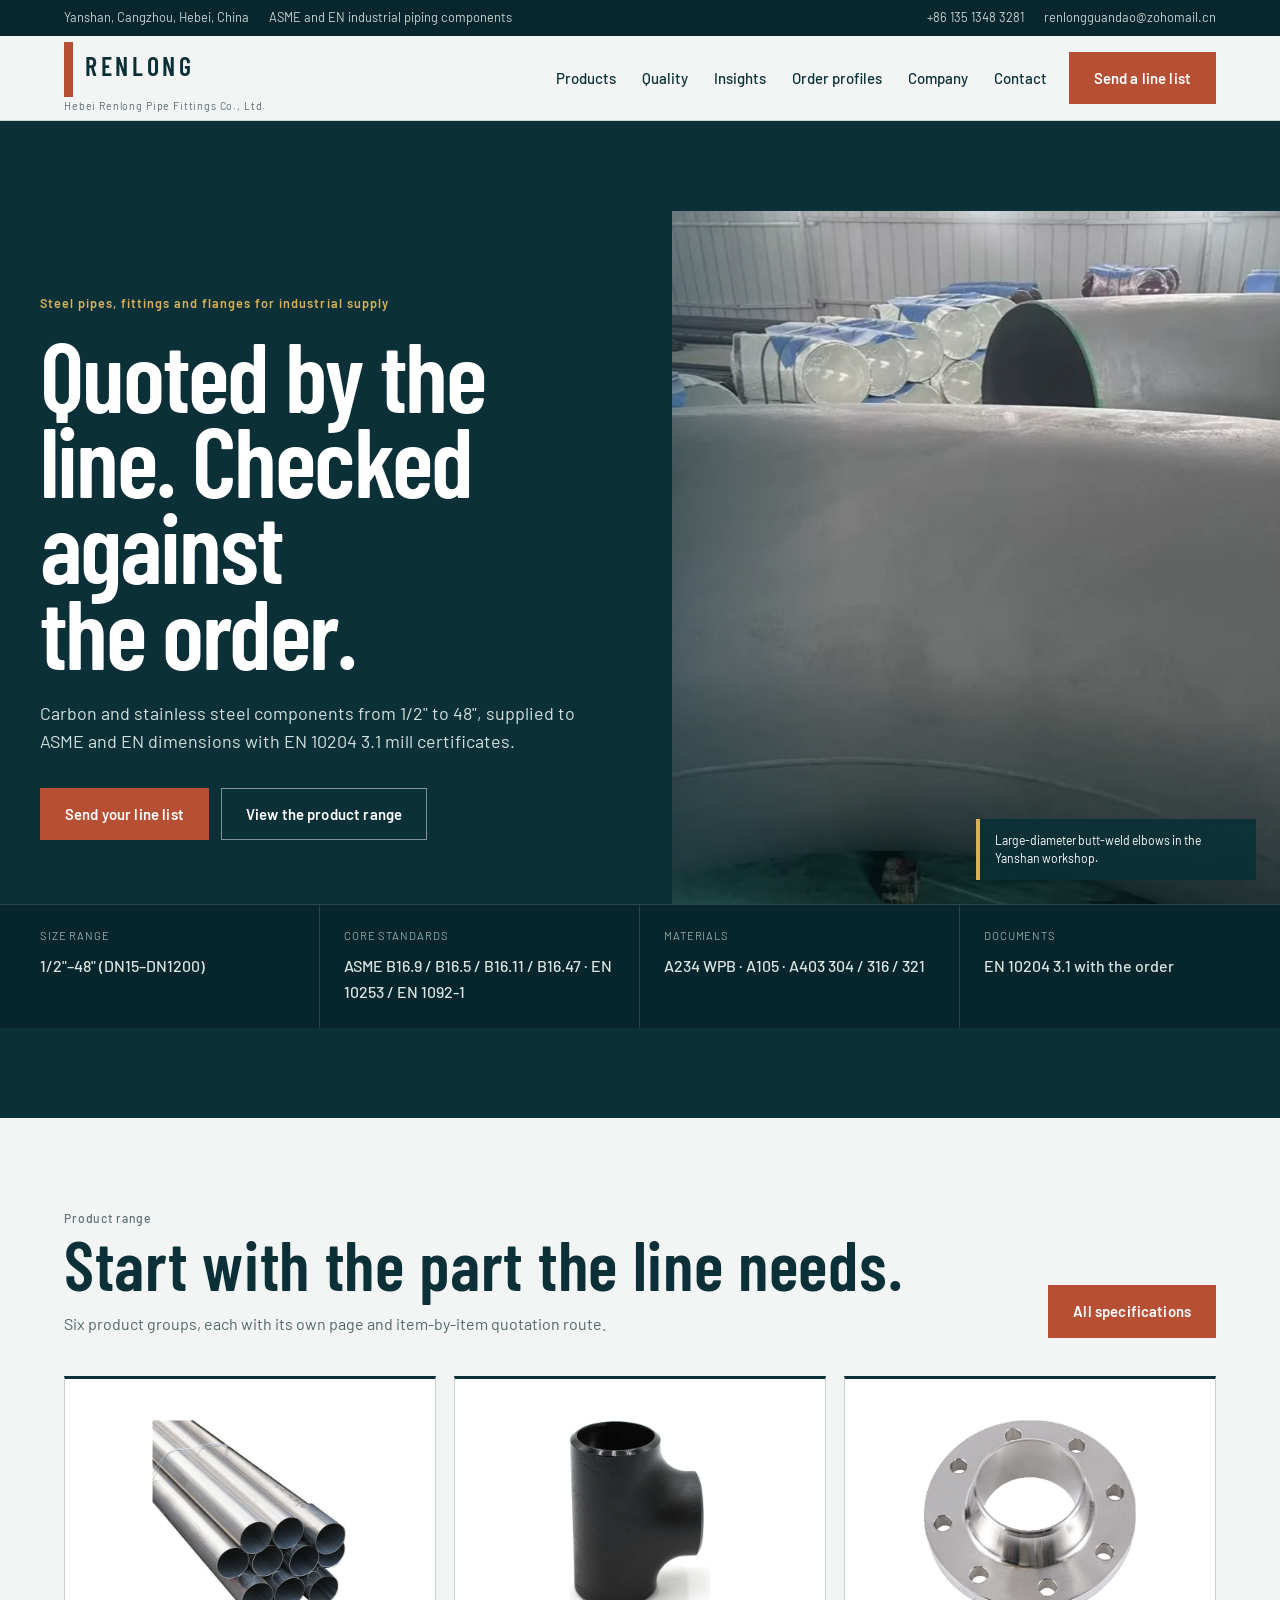
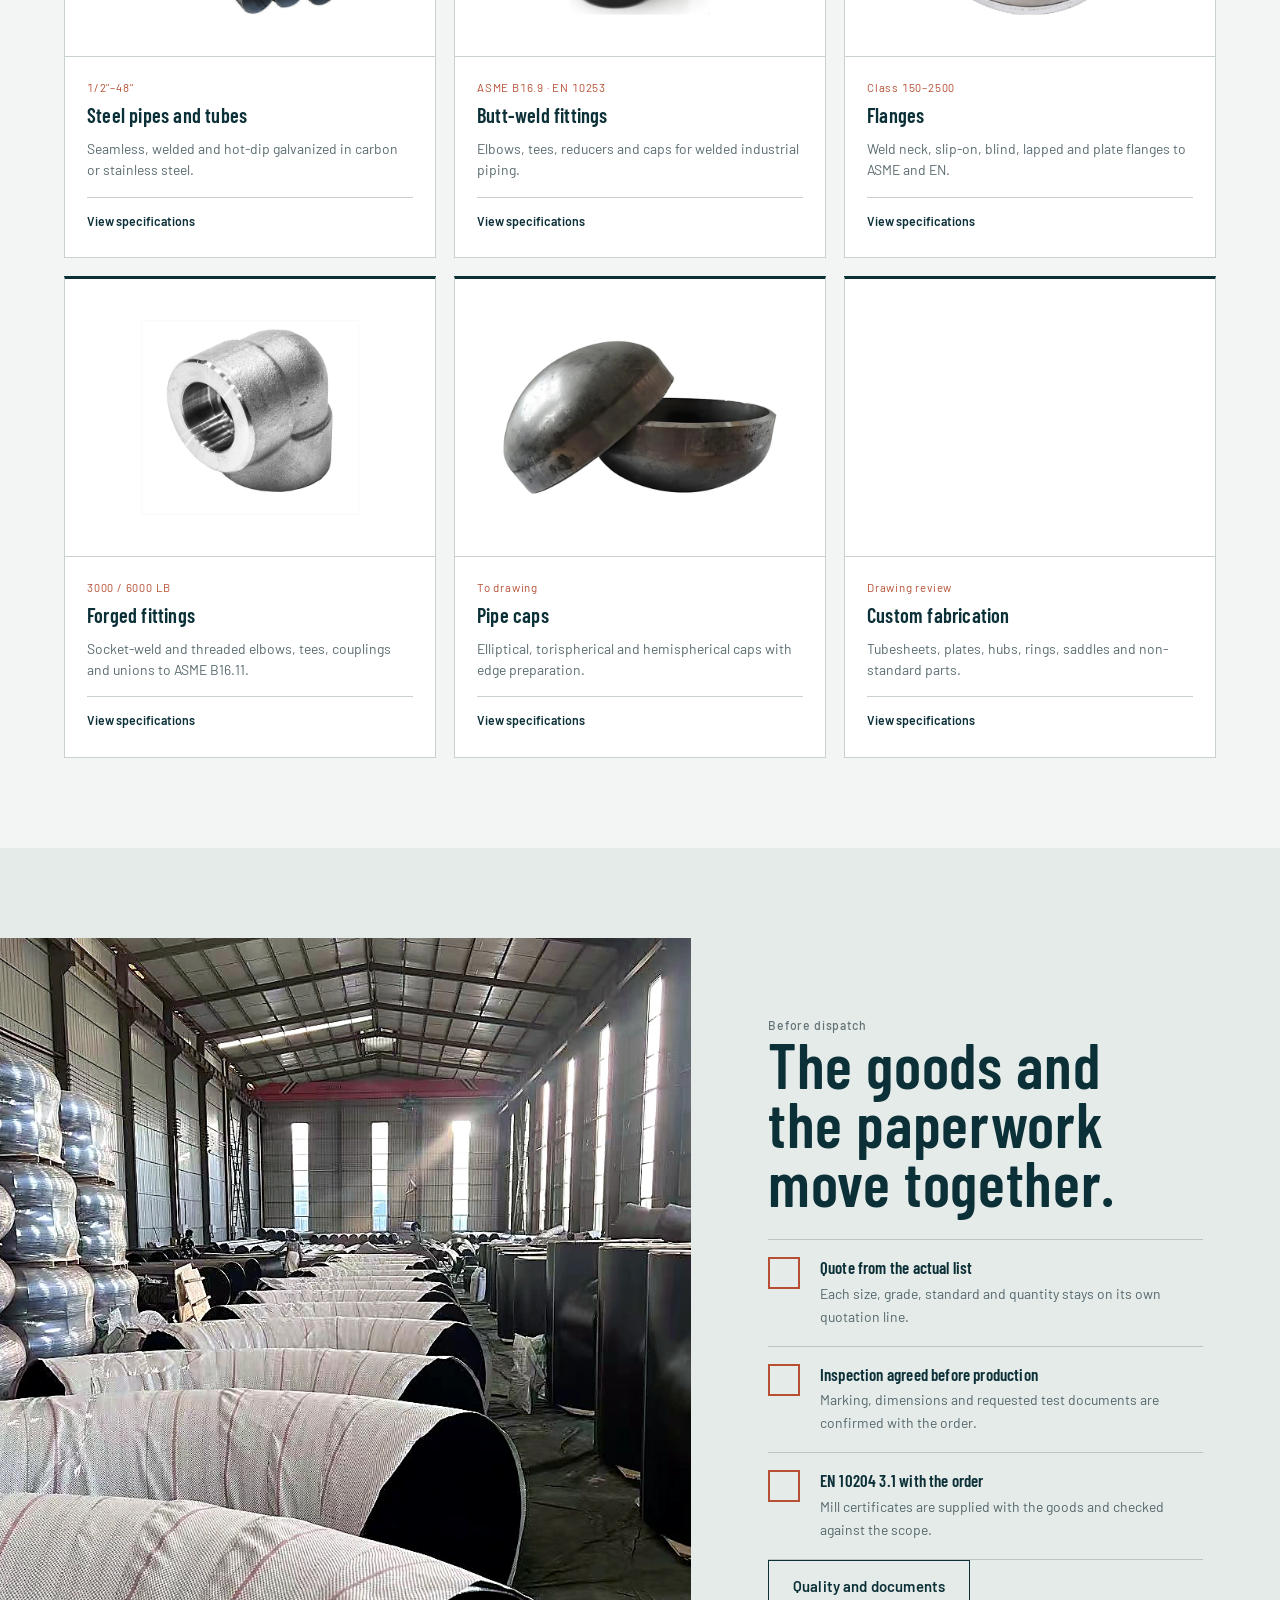
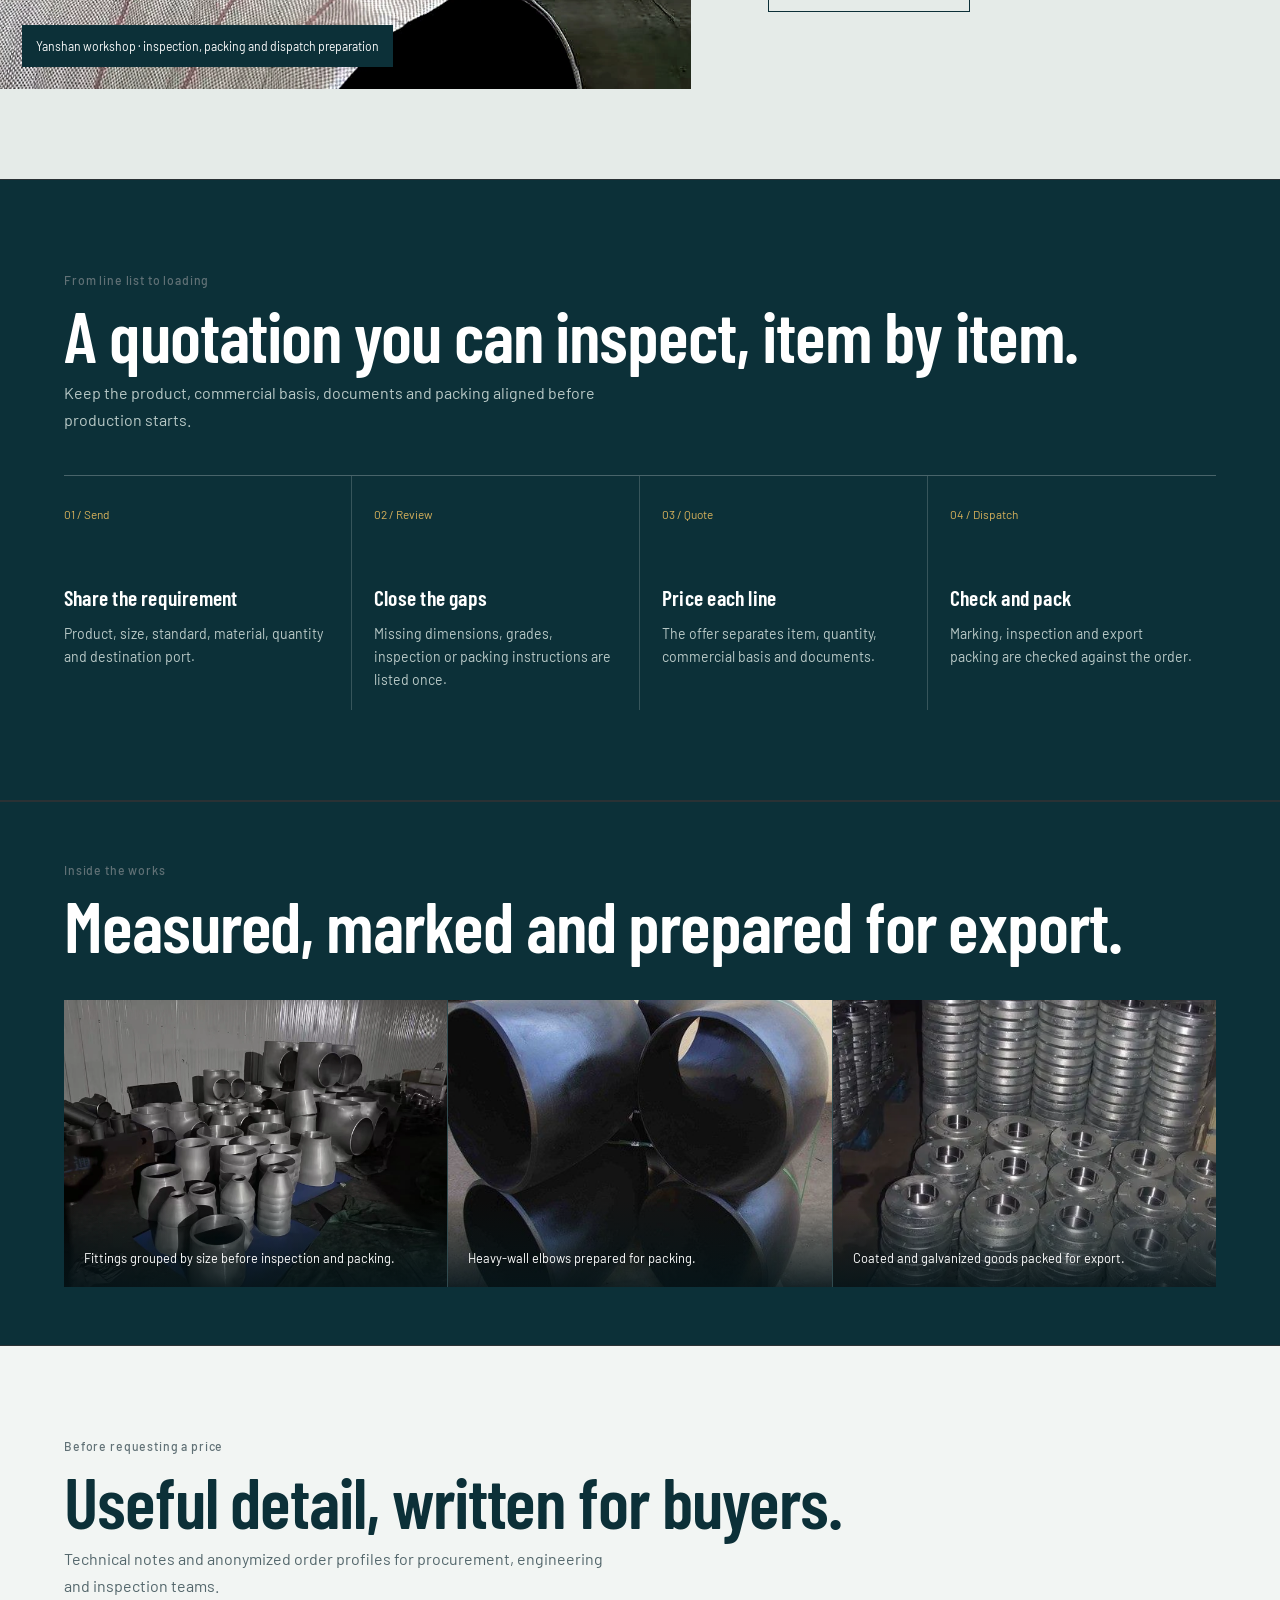
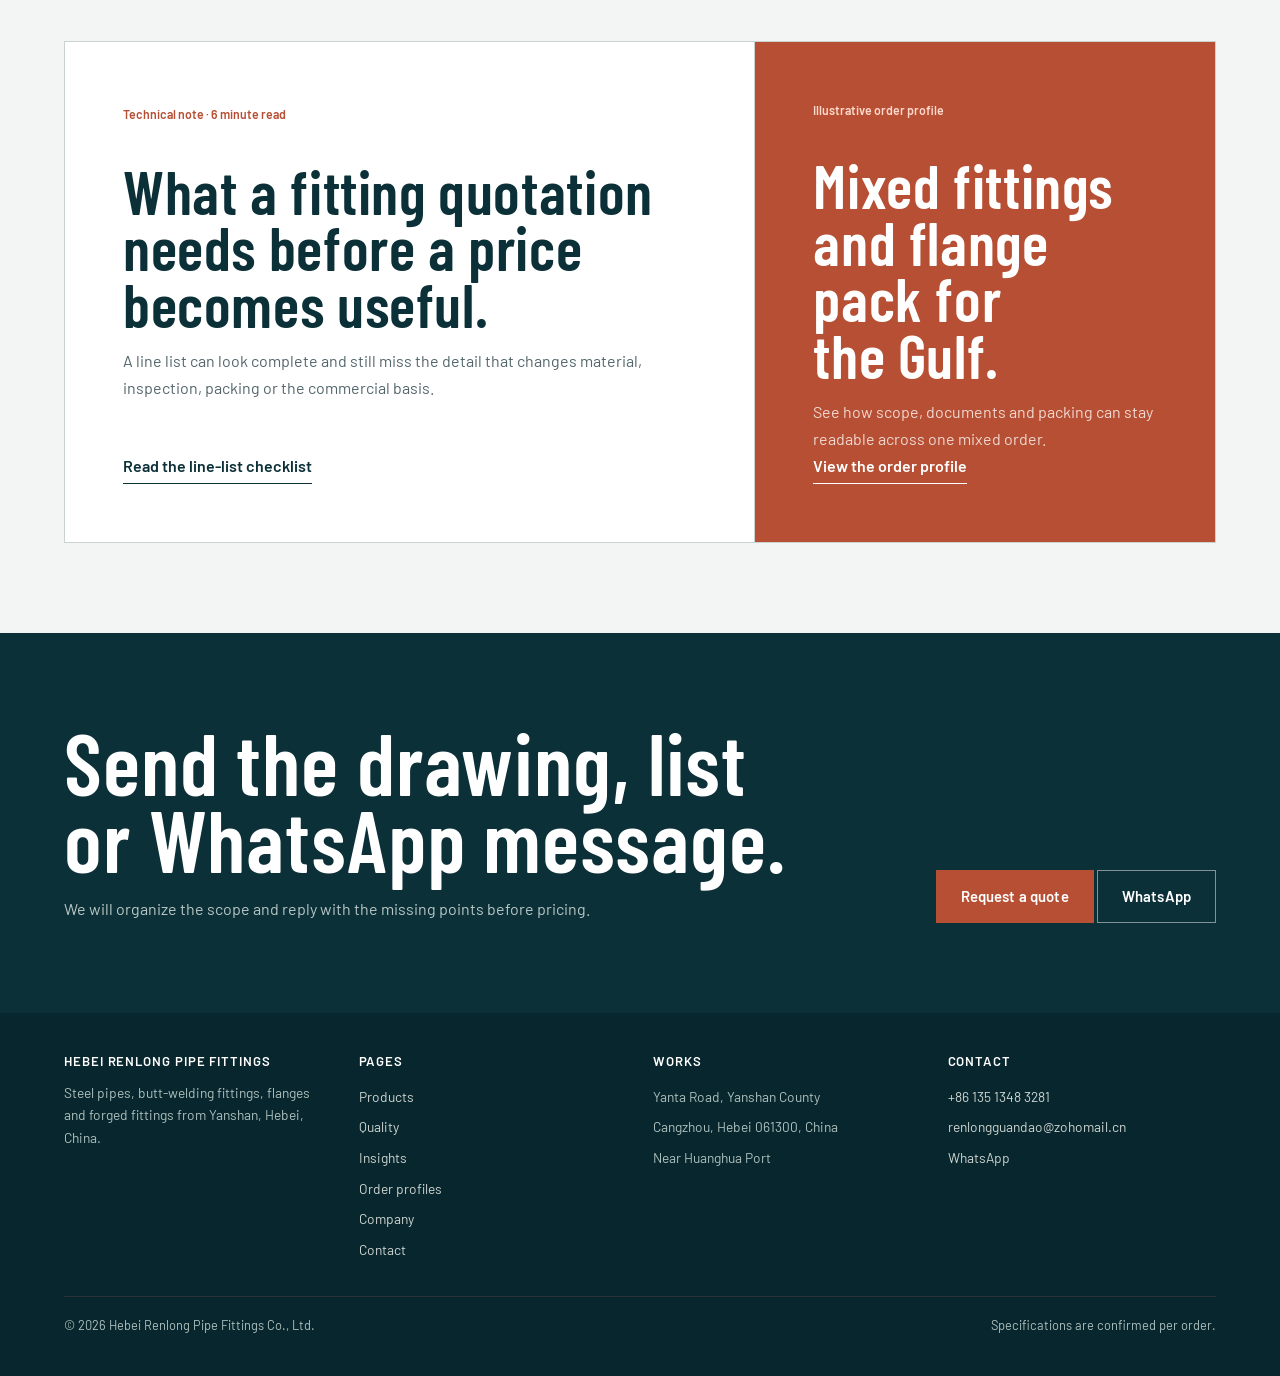
<file: index.html>
<!DOCTYPE html>
<html lang="en">
<head>
<meta charset="utf-8">
<meta name="viewport" content="width=device-width, initial-scale=1">
<script async src="https://www.googletagmanager.com/gtag/js?id=G-M5CLG8P3M8"></script>
<script>window.dataLayer=window.dataLayer||[];function gtag(){dataLayer.push(arguments);}gtag('js',new Date());gtag('config','G-M5CLG8P3M8');</script>
<title>Steel Pipes, Fittings and Flanges | Hebei Renlong</title>
<meta name="description" content="Carbon and stainless steel pipes, butt-welding fittings, flanges and forged fittings to ASME and EN standards. EN 10204 3.1 certificates supplied with the order.">
<link rel="stylesheet" href="assets/styles.css?v=20261029-ratio">
<link rel="stylesheet" href="assets/motion.css">
<link rel="stylesheet" href="assets/v2.css?v=20261029-ratio">
<script>document.documentElement.classList.add('anim')</script>
</head>
<body class="v2">

<div class="topbar">
  <div class="wrap">
    <span>Yanshan, Cangzhou, Hebei, China</span>
    <span>ASME and EN industrial piping components</span>
    <span class="spacer"></span>
    <a href="tel:+8613513483281">+86 135 1348 3281</a>
    <a href="mailto:renlongguandao@zohomail.cn">renlongguandao@zohomail.cn</a>
  </div>
</div>

<header class="masthead">
  <div class="wrap">
    <a class="wordmark" href="index.html">Renlong<small>Hebei Renlong Pipe Fittings Co., Ltd.</small></a>
    <button class="navtoggle" type="button" aria-expanded="false" aria-controls="primary-nav">Menu</button>
    <nav class="main" id="primary-nav" aria-label="Primary">
      <ul>
        <li><a href="products.html">Products</a></li>
        <li><a href="quality.html">Quality</a></li>
        <li><a href="insights.html">Insights</a></li>
        <li><a href="case.html">Order profiles</a></li>
        <li><a href="about.html">Company</a></li>
        <li><a href="contact.html">Contact</a></li>
      </ul>
    </nav>
    <a class="btn" href="contact.html">Send a line list</a>
  </div>
</header>

<main>
  <section class="v2-hero" aria-labelledby="home-title">
    <div class="v2-hero-grid">
      <div class="v2-hero-copy">
        <p class="v2-kicker motion-line">Steel pipes, fittings and flanges for industrial supply</p>
        <h1 id="home-title" class="motion-line">Quoted by the line. Checked against the order.</h1>
        <p class="v2-hero-lede motion-line">
          Carbon and stainless steel components from 1/2" to 48", supplied to ASME and EN
          dimensions with EN 10204 3.1 mill certificates.
        </p>
        <div class="v2-hero-actions motion-line">
          <a class="btn" href="contact.html">Send your line list</a>
          <a class="btn on-dark" href="products.html">View the product range</a>
        </div>
      </div>
      <div class="v2-hero-media">
        <img src="assets/img/hero-elbow.webp" alt="Large-diameter steel elbows in the Renlong workshop" fetchpriority="high">
        <div class="v2-hero-caption">Large-diameter butt-weld elbows in the Yanshan workshop.</div>
      </div>
    </div>
    <div class="v2-specs" aria-label="Core supply range">
      <div class="v2-spec"><span>Size range</span><strong>1/2"–48" (DN15–DN1200)</strong></div>
      <div class="v2-spec"><span>Core standards</span><strong>ASME B16.9 / B16.5 / B16.11 / B16.47 · EN 10253 / EN 1092-1</strong></div>
      <div class="v2-spec"><span>Materials</span><strong>A234 WPB · A105 · A403 304 / 316 / 321</strong></div>
      <div class="v2-spec"><span>Documents</span><strong>EN 10204 3.1 with the order</strong></div>
    </div>
  </section>

  <section class="range-section" aria-labelledby="range-title">
    <div class="wrap">
      <div class="range-head v2-reveal">
        <div>
          <div class="dim">Product range</div>
          <h2 id="range-title">Start with the part the line needs.</h2>
          <p>Six product groups, each with its own page and item-by-item quotation route.</p>
        </div>
        <a class="btn" href="products.html">All specifications</a>
      </div>

      <div class="range">
        <a class="range-card v2-reveal" href="steel-pipes.html">
          <img src="assets/img/catalog-v4/pipe-tubes.webp" width="1600" height="1200" alt="Steel pipes and tubes on a white background" loading="lazy" decoding="async">
          <div class="range-body">
            <div class="range-meta">1/2"–48"</div>
            <h3>Steel pipes and tubes</h3>
            <p>Seamless, welded and hot-dip galvanized in carbon or stainless steel.</p>
          </div>
        </a>
        <a class="range-card v2-reveal" href="butt-weld-fittings.html">
          <img src="assets/img/catalog-v4/butt-weld-fittings.webp" width="1600" height="1200" alt="Carbon steel butt-weld tee on a white background" loading="lazy" decoding="async">
          <div class="range-body">
            <div class="range-meta">ASME B16.9 · EN 10253</div>
            <h3>Butt-weld fittings</h3>
            <p>Elbows, tees, reducers and caps for welded industrial piping.</p>
          </div>
        </a>
        <a class="range-card v2-reveal" href="flanges.html">
          <img src="assets/img/catalog-v4/flanges.webp" width="1600" height="1200" alt="Weld-neck flange on a white background" loading="lazy" decoding="async">
          <div class="range-body">
            <div class="range-meta">Class 150–2500</div>
            <h3>Flanges</h3>
            <p>Weld neck, slip-on, blind, lapped and plate flanges to ASME and EN.</p>
          </div>
        </a>
        <a class="range-card v2-reveal" href="forged-fittings.html">
          <img src="assets/img/catalog-v4/forged-fittings.webp" width="1600" height="1200" alt="Forged socket-weld elbow on a white background" loading="lazy" decoding="async">
          <div class="range-body">
            <div class="range-meta">3000 / 6000 LB</div>
            <h3>Forged fittings</h3>
            <p>Socket-weld and threaded elbows, tees, couplings and unions to ASME B16.11.</p>
          </div>
        </a>
        <a class="range-card v2-reveal" href="pipe-caps.html">
          <img src="assets/img/catalog-v4/pipe-caps.webp" width="1600" height="1200" alt="Carbon steel pipe caps on a white background" loading="lazy" decoding="async">
          <div class="range-body">
            <div class="range-meta">To drawing</div>
            <h3>Pipe caps</h3>
            <p>Elliptical, torispherical and hemispherical caps with edge preparation.</p>
          </div>
        </a>
        <a class="range-card v2-reveal" href="custom-fabrication.html">
          <img src="assets/img/catalog-v4/custom-fabrication.webp" width="1600" height="1200" alt="Tubesheet made to drawing on a white background" loading="lazy" decoding="async">
          <div class="range-body">
            <div class="range-meta">Drawing review</div>
            <h3>Custom fabrication</h3>
            <p>Tubesheets, plates, hubs, rings, saddles and non-standard parts.</p>
          </div>
        </a>
      </div>
    </div>
  </section>

  <section class="v2-proof" aria-labelledby="paperwork-title">
    <div class="v2-proof-media">
      <img src="assets/img/workshop-hi.webp" width="1290" height="958" alt="Packed and stacked fittings inside the Renlong workshop" decoding="async">
      <div class="v2-media-label">Yanshan workshop · inspection, packing and dispatch preparation</div>
    </div>
    <div class="v2-proof-copy v2-reveal">
      <div class="dim">Before dispatch</div>
      <h2 id="paperwork-title">The goods and the paperwork move together.</h2>
      <div class="v2-proof-list">
        <div class="v2-proof-item">
          <div><h3>Quote from the actual list</h3><p>Each size, grade, standard and quantity stays on its own quotation line.</p></div>
        </div>
        <div class="v2-proof-item">
          <div><h3>Inspection agreed before production</h3><p>Marking, dimensions and requested test documents are confirmed with the order.</p></div>
        </div>
        <div class="v2-proof-item">
          <div><h3>EN 10204 3.1 with the order</h3><p>Mill certificates are supplied with the goods and checked against the scope.</p></div>
        </div>
      </div>
      <div><a class="btn ghost" href="quality.html">Quality and documents</a></div>
    </div>
  </section>

  <section class="band" aria-labelledby="process-title">
    <div class="wrap">
      <div class="sechead v2-reveal">
        <div class="dim on-dark">From line list to loading</div>
        <h2 id="process-title">A quotation you can inspect, item by item.</h2>
        <p>Keep the product, commercial basis, documents and packing aligned before production starts.</p>
      </div>
      <div class="v2-process">
        <div class="v2-process-step v2-reveal"><span>01 / Send</span><h3>Share the requirement</h3><p>Product, size, standard, material, quantity and destination port.</p></div>
        <div class="v2-process-step v2-reveal"><span>02 / Review</span><h3>Close the gaps</h3><p>Missing dimensions, grades, inspection or packing instructions are listed once.</p></div>
        <div class="v2-process-step v2-reveal"><span>03 / Quote</span><h3>Price each line</h3><p>The offer separates item, quantity, commercial basis and documents.</p></div>
        <div class="v2-process-step v2-reveal"><span>04 / Dispatch</span><h3>Check and pack</h3><p>Marking, inspection and export packing are checked against the order.</p></div>
      </div>
    </div>
  </section>

  <section class="band tight" aria-labelledby="quality-photos-title">
    <div class="wrap">
      <div class="sechead v2-reveal">
        <div class="dim on-dark">Inside the works</div>
        <h2 id="quality-photos-title">Measured, marked and prepared for export.</h2>
      </div>
      <div class="v2-shot-grid">
        <figure class="v2-reveal">
          <img src="assets/img/inspection-hi.webp" alt="Fittings grouped by size in the production area" decoding="async">
          <figcaption>Fittings grouped by size before inspection and packing.</figcaption>
        </figure>
        <figure class="v2-reveal">
          <img src="assets/img/elbow-heavywall.jpg" width="500" height="495" alt="Heavy-wall elbows prepared for packing" loading="lazy" decoding="async">
          <figcaption>Heavy-wall elbows prepared for packing.</figcaption>
        </figure>
        <figure class="v2-reveal">
          <img src="assets/img/galvanized-yard.webp" alt="Galvanized fittings prepared for export" decoding="async">
          <figcaption>Coated and galvanized goods packed for export.</figcaption>
        </figure>
      </div>
    </div>
  </section>

  <section aria-labelledby="resources-title">
    <div class="wrap">
      <div class="sechead v2-reveal">
        <div class="dim">Before requesting a price</div>
        <h2 id="resources-title">Useful detail, written for buyers.</h2>
        <p>Technical notes and anonymized order profiles for procurement, engineering and inspection teams.</p>
      </div>
      <div class="v2-content-grid">
        <article class="v2-editorial v2-reveal">
          <div>
            <span class="v2-eyebrow">Technical note · 6 minute read</span>
            <h2>What a fitting quotation needs before a price becomes useful.</h2>
            <p>A line list can look complete and still miss the detail that changes material, inspection, packing or the commercial basis.</p>
          </div>
          <a class="v2-textlink" href="insights.html">Read the line-list checklist</a>
        </article>
        <article class="v2-case-card v2-reveal">
          <span class="v2-eyebrow">Illustrative order profile</span>
          <div>
            <h2>Mixed fittings and flange pack for the Gulf.</h2>
            <p>See how scope, documents and packing can stay readable across one mixed order.</p>
          </div>
          <a class="v2-textlink" href="case.html">View the order profile</a>
        </article>
      </div>
    </div>
  </section>

  <section class="v2-cta">
    <div class="wrap v2-cta-grid v2-reveal">
      <div>
        <h2>Send the drawing, list or WhatsApp message.</h2>
        <p>We will organize the scope and reply with the missing points before pricing.</p>
      </div>
      <div class="actions">
        <a class="btn" href="contact.html">Request a quote</a>
        <a class="btn on-dark" href="https://wa.me/8613513483281">WhatsApp</a>
      </div>
    </div>
  </section>
</main>

<footer>
  <div class="wrap">
    <div class="foot-grid">
      <div>
        <h3>Hebei Renlong Pipe Fittings</h3>
        <p>Steel pipes, butt-welding fittings, flanges and forged fittings from Yanshan, Hebei, China.</p>
      </div>
      <div>
        <h3>Pages</h3>
        <ul>
          <li><a href="products.html">Products</a></li>
          <li><a href="quality.html">Quality</a></li>
          <li><a href="insights.html">Insights</a></li>
          <li><a href="case.html">Order profiles</a></li>
          <li><a href="about.html">Company</a></li>
          <li><a href="contact.html">Contact</a></li>
        </ul>
      </div>
      <div>
        <h3>Works</h3>
        <ul>
          <li>Yanta Road, Yanshan County</li>
          <li>Cangzhou, Hebei 061300, China</li>
          <li>Near Huanghua Port</li>
        </ul>
      </div>
      <div>
        <h3>Contact</h3>
        <ul>
          <li><a href="tel:+8613513483281">+86 135 1348 3281</a></li>
          <li><a href="mailto:renlongguandao@zohomail.cn">renlongguandao@zohomail.cn</a></li>
          <li><a href="https://wa.me/8613513483281">WhatsApp</a></li>
        </ul>
      </div>
    </div>
    <div class="footnote">
      <span>&copy; <span id="year">2026</span> Hebei Renlong Pipe Fittings Co., Ltd.</span>
      <span class="spacer">Specifications are confirmed per order.</span>
    </div>
  </div>
</footer>

<script src="assets/site.js"></script>
<script src="assets/v2.js"></script>
</body>
</html>
</file>
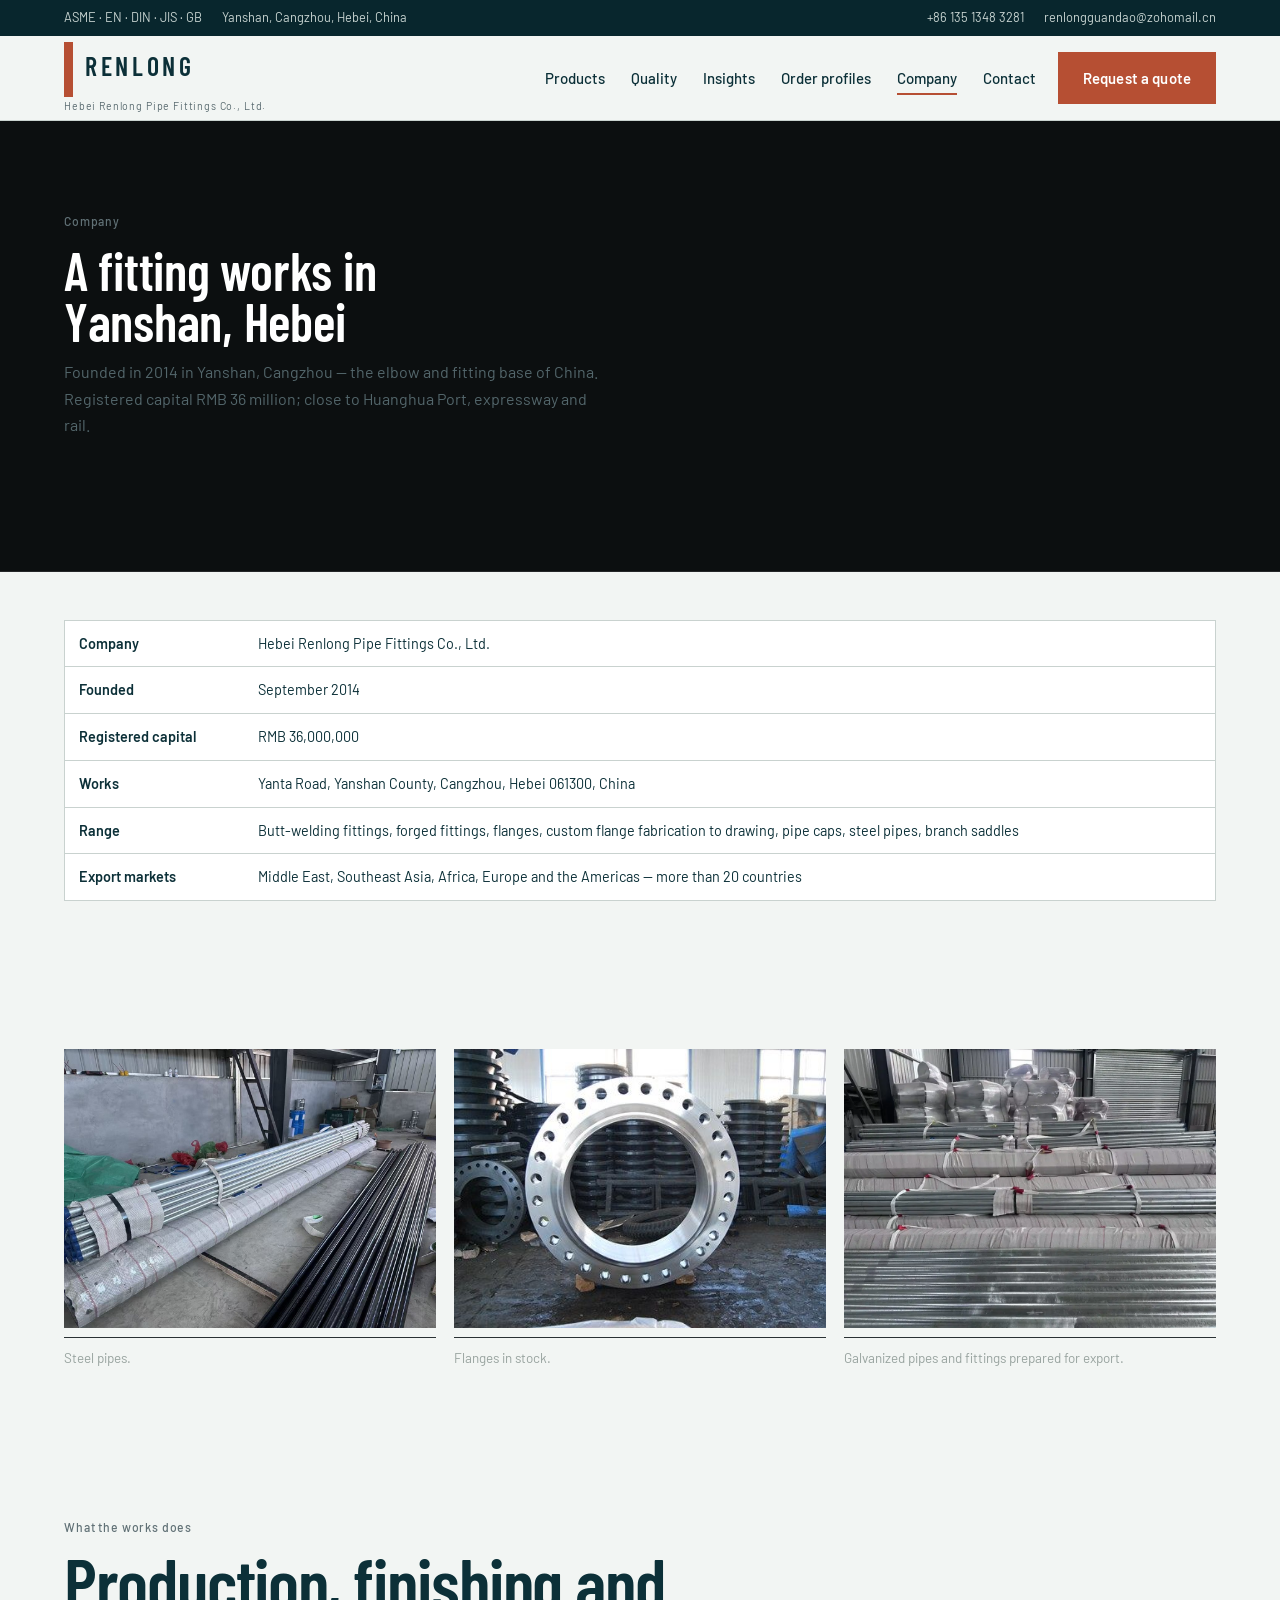
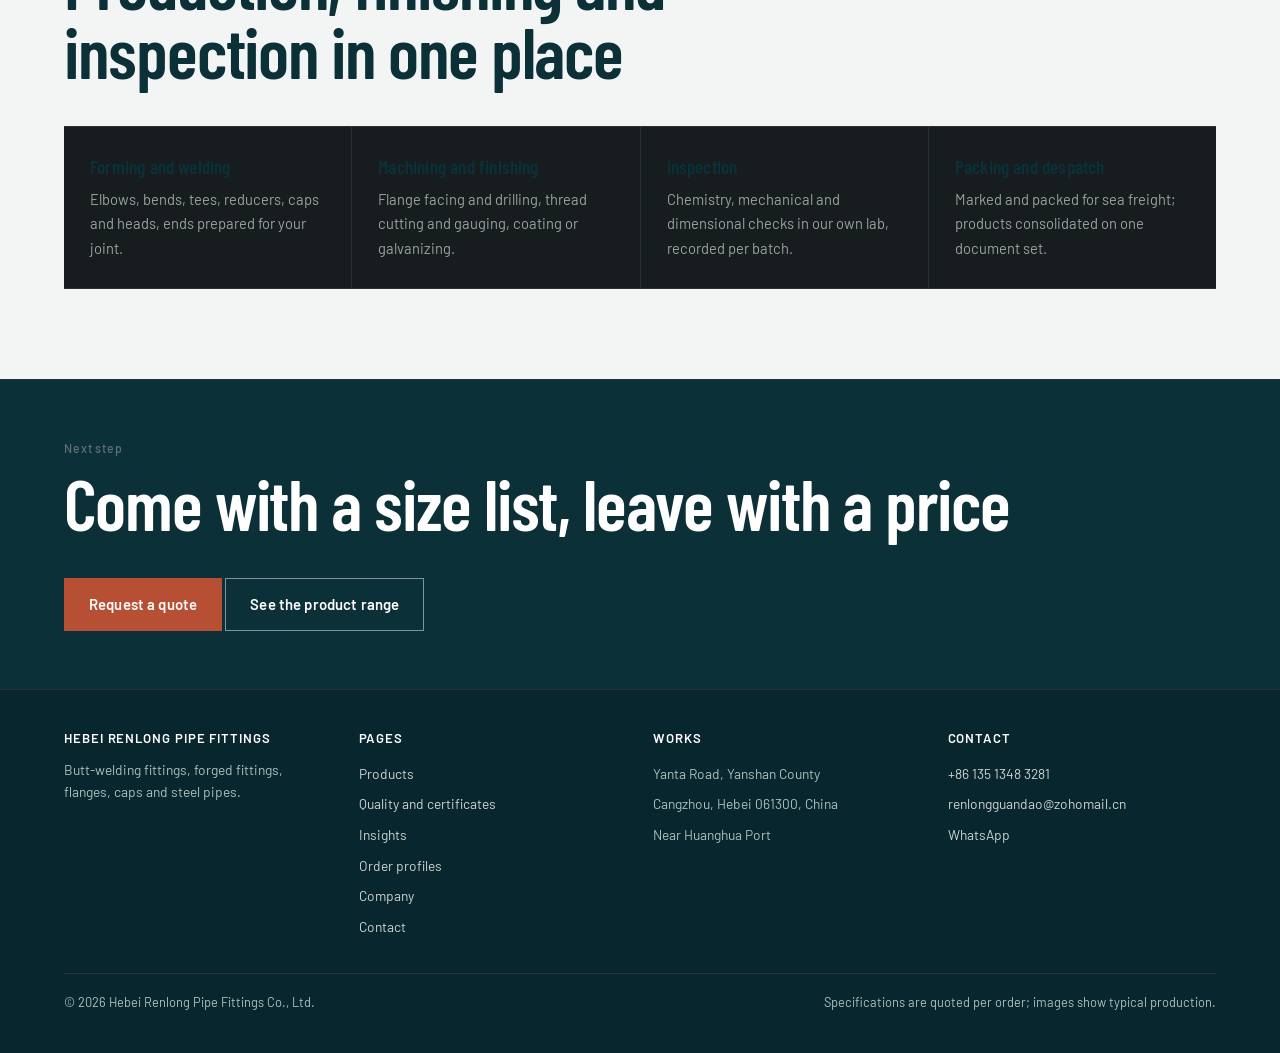
<file: about.html>
<!DOCTYPE html>
<html lang="en">
<head>
<meta charset="utf-8">
<meta name="viewport" content="width=device-width, initial-scale=1">
<script async src="https://www.googletagmanager.com/gtag/js?id=G-M5CLG8P3M8"></script>
<script>window.dataLayer=window.dataLayer||[];function gtag(){dataLayer.push(arguments);}gtag('js',new Date());gtag('config','G-M5CLG8P3M8');</script>
<title>Company — Hebei Renlong Pipe Fittings Co., Ltd.</title>
<meta name="description" content="Hebei Renlong Pipe Fittings Co., Ltd. was founded in September 2014 in Yanshan County, Cangzhou, Hebei — the elbow and pipe fitting base of China, close to Huanghua Port.">
<link rel="stylesheet" href="assets/styles.css?v=20261029-ratio">
<link rel="stylesheet" href="assets/motion.css">
<link rel="stylesheet" href="assets/v2.css?v=20261029-ratio">
<script>document.documentElement.classList.add('anim')</script>
</head>
<body class="v2">

<div class="topbar">
  <div class="wrap">
    <span>ASME &middot; EN &middot; DIN &middot; JIS &middot; GB</span>
    <span>Yanshan, Cangzhou, Hebei, China</span>
    <span class="spacer"></span>
    <a href="tel:+8613513483281">+86 135 1348 3281</a>
    <a href="mailto:renlongguandao@zohomail.cn">renlongguandao@zohomail.cn</a>
  </div>
</div>

<header class="masthead">
  <div class="wrap">
    <a class="wordmark" href="index.html">Renlong<small>Hebei Renlong Pipe Fittings Co., Ltd.</small></a>
    <button class="navtoggle" type="button" aria-expanded="false" aria-controls="primary-nav">Menu</button>
    <nav class="main" id="primary-nav" aria-label="Primary">
      <ul>
        <li><a href="products.html">Products</a></li>
        <li><a href="quality.html">Quality</a></li>
        <li><a href="insights.html">Insights</a></li>
        <li><a href="case.html">Order profiles</a></li>
        <li><a href="about.html" aria-current="page">Company</a></li>
        <li><a href="contact.html">Contact</a></li>
      </ul>
    </nav>
    <a class="btn" href="contact.html">Request a quote</a>
  </div>
</header>

<main>

  <section class="pagehead">
    <div class="wrap">
      <div class="sechead">
        <div class="dim">Company</div>
        <h1>A fitting works in Yanshan, Hebei</h1>
        <p>
          Founded in 2014 in Yanshan, Cangzhou &mdash; the elbow and fitting base of China. Registered capital
          RMB 36 million; close to Huanghua Port, expressway and rail.
        </p>
      </div>
    </div>
  </section>

  <section style="padding-top:48px">
    <div class="wrap">
      <table class="data">
        <tbody>
          <tr><td>Company</td><td>Hebei Renlong Pipe Fittings Co., Ltd.</td></tr>
          <tr><td>Founded</td><td>September 2014</td></tr>
          <tr><td>Registered capital</td><td>RMB 36,000,000</td></tr>
          <tr><td>Works</td><td>Yanta Road, Yanshan County, Cangzhou, Hebei 061300, China</td></tr>
          <tr><td>Range</td><td>Butt-welding fittings, forged fittings, flanges, custom flange fabrication to drawing, pipe caps, steel pipes, branch saddles</td></tr>
          <tr><td>Export markets</td><td>Middle East, Southeast Asia, Africa, Europe and the Americas &mdash; more than 20 countries</td></tr>
        </tbody>
      </table>
    </div>
  </section>

  <section class="tight">
    <div class="wrap">
      <div class="shots">
        <figure>
          <img src="assets/img/pipe-yard.jpg" width="1200" height="900" alt="Steel pipes in stock" loading="lazy" decoding="async">
          <figcaption>Steel pipes.</figcaption>
        </figure>
        <figure>
          <img src="assets/img/flange-large.jpg" width="500" height="336" alt="Large steel flange in stock" loading="lazy" decoding="async">
          <figcaption>Flanges in stock.</figcaption>
        </figure>
        <figure>
          <img src="assets/img/pipe-galvanized.webp" width="1200" height="900" alt="Galvanized pipes and fittings prepared for export" loading="lazy" decoding="async">
          <figcaption>Galvanized pipes and fittings prepared for export.</figcaption>
        </figure>
      </div>
    </div>
  </section>

  <section>
    <div class="wrap">
      <div class="sechead">
        <div class="dim">What the works does</div>
        <h2>Production, finishing and inspection in one place</h2>
      </div>
      <div class="facts">
        <div>
          <h3>Forming and welding</h3>
          <p>
            Elbows, bends, tees, reducers, caps and heads, ends prepared for your joint.
          </p>
        </div>
        <div>
          <h3>Machining and finishing</h3>
          <p>
            Flange facing and drilling, thread cutting and gauging, coating or galvanizing.
          </p>
        </div>
        <div>
          <h3>Inspection</h3>
          <p>
            Chemistry, mechanical and dimensional checks in our own lab, recorded per batch.
          </p>
        </div>
        <div>
          <h3>Packing and despatch</h3>
          <p>
            Marked and packed for sea freight; products consolidated on one document set.
          </p>
        </div>
      </div>
    </div>
  </section>

  <section class="band tight">
    <div class="wrap">
      <div class="sechead">
        <div class="dim on-dark">Next step</div>
        <h2>Come with a size list, leave with a price</h2>
      </div>
      <div class="actions">
        <a class="btn" href="contact.html">Request a quote</a>
        <a class="btn on-dark" href="products.html">See the product range</a>
      </div>
    </div>
  </section>

</main>

<footer>
  <div class="wrap">
    <div class="foot-grid">
      <div>
        <h3>Hebei Renlong Pipe Fittings</h3>
        <p>Butt-welding fittings, forged fittings, flanges, caps and steel pipes.</p>
      </div>
      <div>
        <h3>Pages</h3>
        <ul>
          <li><a href="products.html">Products</a></li>
          <li><a href="quality.html">Quality and certificates</a></li>
          <li><a href="insights.html">Insights</a></li>
          <li><a href="case.html">Order profiles</a></li>
          <li><a href="about.html">Company</a></li>
          <li><a href="contact.html">Contact</a></li>
        </ul>
      </div>
      <div>
        <h3>Works</h3>
        <ul>
          <li>Yanta Road, Yanshan County</li>
          <li>Cangzhou, Hebei 061300, China</li>
          <li>Near Huanghua Port</li>
        </ul>
      </div>
      <div>
        <h3>Contact</h3>
        <ul>
          <li><a href="tel:+8613513483281">+86 135 1348 3281</a></li>
          <li><a href="mailto:renlongguandao@zohomail.cn">renlongguandao@zohomail.cn</a></li>
          <li><a href="https://wa.me/8613513483281">WhatsApp</a></li>
        </ul>
      </div>
    </div>
    <div class="footnote">
      <span>&copy; 2026 Hebei Renlong Pipe Fittings Co., Ltd.</span>
      <span class="spacer">Specifications are quoted per order; images show typical production.</span>
    </div>
  </div>
</footer>

<script src="assets/site.js"></script>
<script src="assets/v2.js"></script>
</body>
</html>
</file>
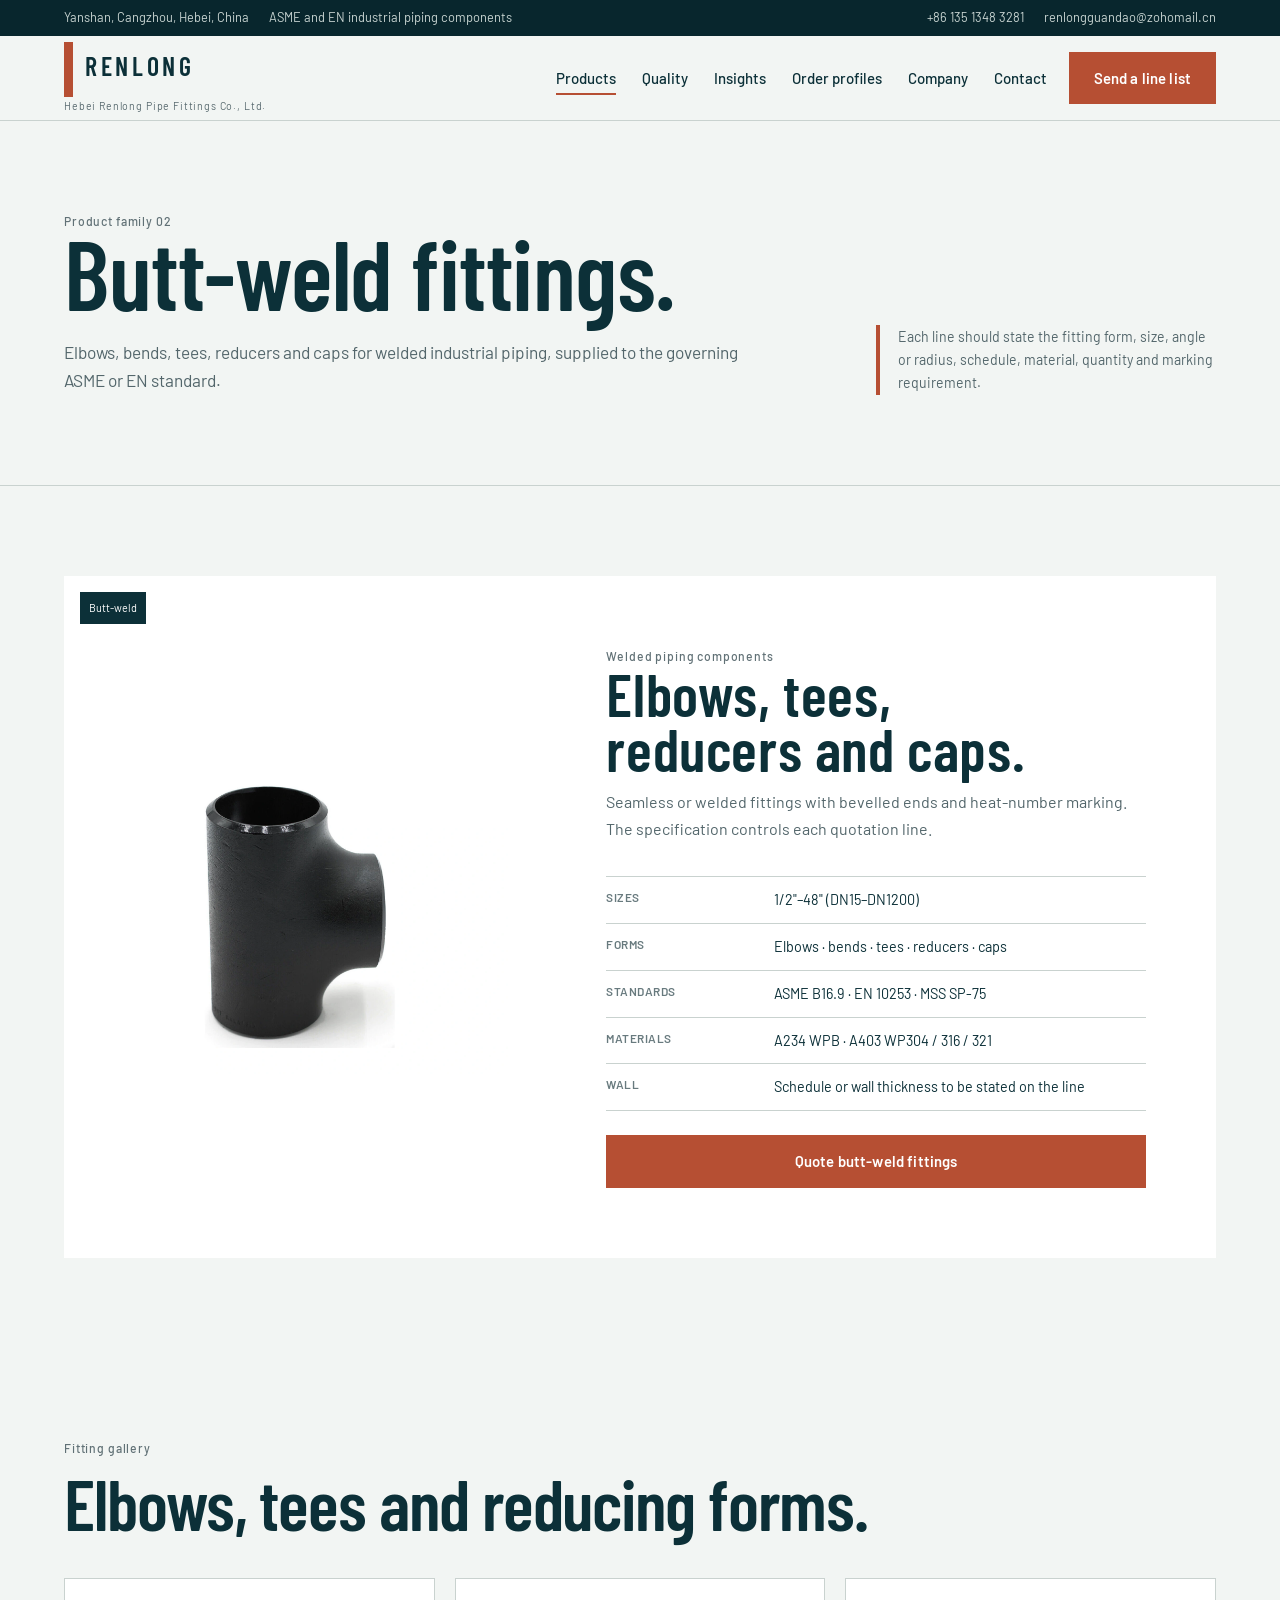
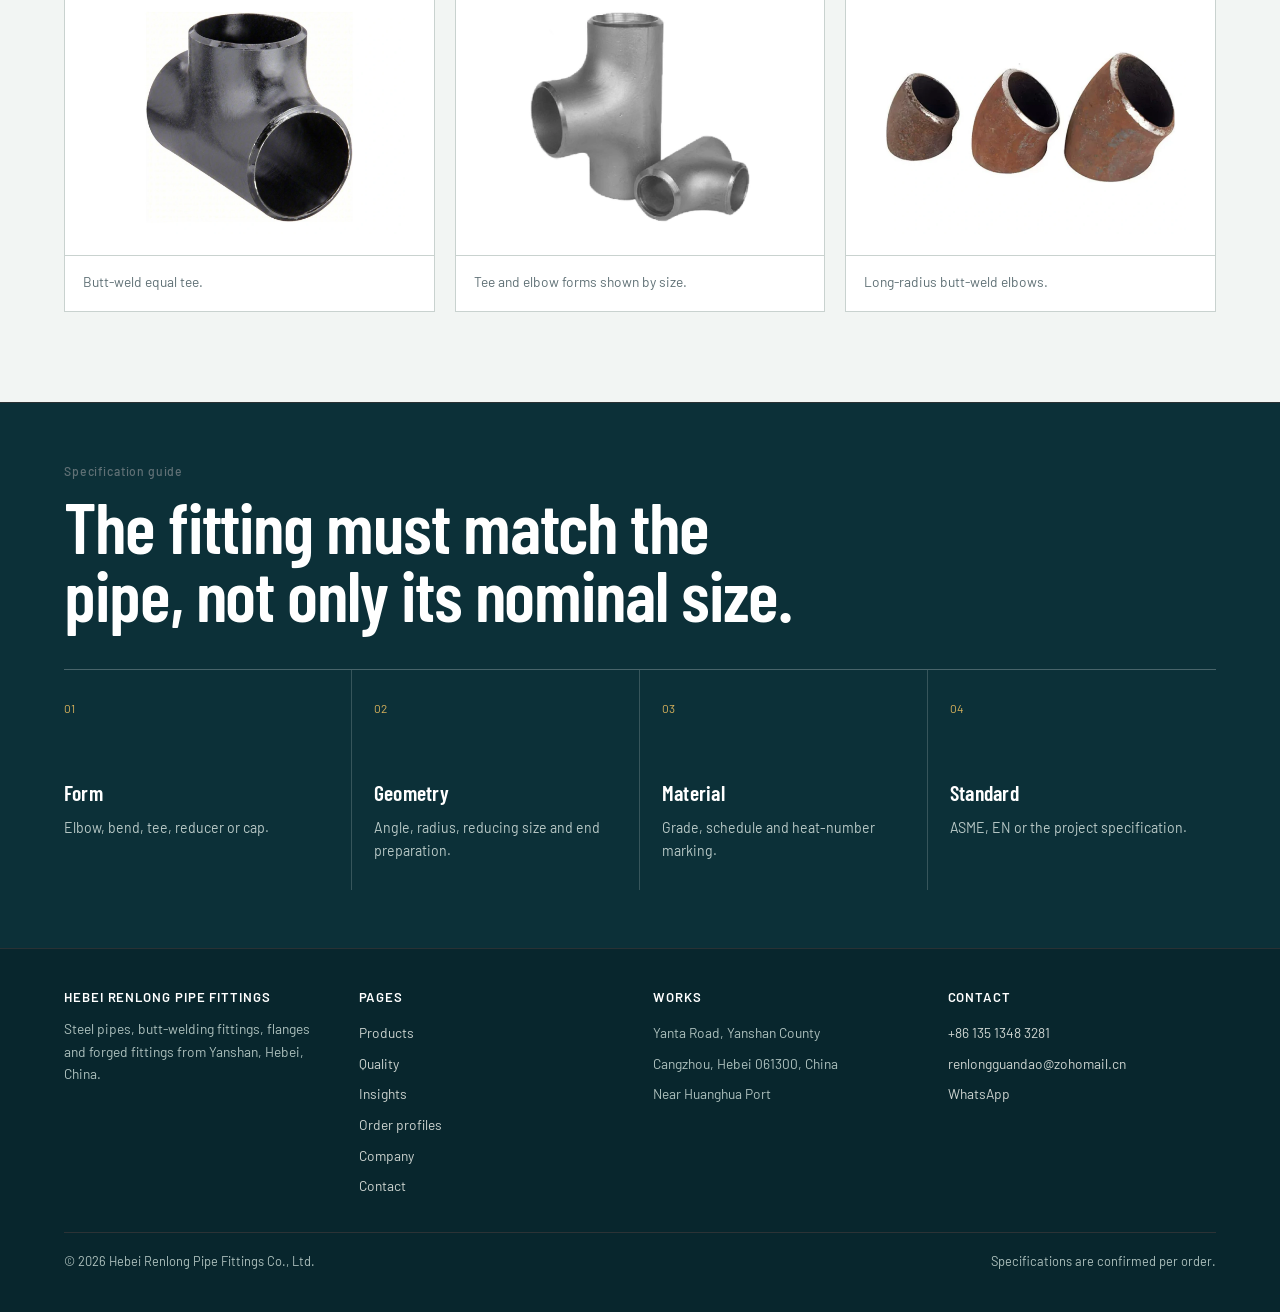
<file: butt-weld-fittings.html>
<!DOCTYPE html>
<html lang="en">
<head>
<meta charset="utf-8">
<meta name="viewport" content="width=device-width, initial-scale=1">
<script async src="https://www.googletagmanager.com/gtag/js?id=G-M5CLG8P3M8"></script>
<script>window.dataLayer=window.dataLayer||[];function gtag(){dataLayer.push(arguments);}gtag('js',new Date());gtag('config','G-M5CLG8P3M8');</script>
<title>Butt-Weld Fittings | Hebei Renlong</title>
<meta name="description" content="ASME B16.9 and EN 10253 butt-weld elbows, tees, reducers and caps in carbon and stainless steel.">
<link rel="stylesheet" href="assets/styles.css?v=20261029-ratio">
<link rel="stylesheet" href="assets/motion.css">
<link rel="stylesheet" href="assets/v2.css?v=20261029-ratio">
<script>document.documentElement.classList.add('anim')</script>
</head>
<body class="v2">
<div class="topbar"><div class="wrap"><span>Yanshan, Cangzhou, Hebei, China</span><span>ASME and EN industrial piping components</span><span class="spacer"></span><a href="tel:+8613513483281">+86 135 1348 3281</a><a href="mailto:renlongguandao@zohomail.cn">renlongguandao@zohomail.cn</a></div></div>
<header class="masthead"><div class="wrap"><a class="wordmark" href="index.html">Renlong<small>Hebei Renlong Pipe Fittings Co., Ltd.</small></a><button class="navtoggle" type="button" aria-expanded="false" aria-controls="primary-nav">Menu</button><nav class="main" id="primary-nav" aria-label="Primary"><ul><li><a href="products.html" aria-current="page">Products</a></li><li><a href="quality.html">Quality</a></li><li><a href="insights.html">Insights</a></li><li><a href="case.html">Order profiles</a></li><li><a href="about.html">Company</a></li><li><a href="contact.html">Contact</a></li></ul></nav><a class="btn" href="contact.html">Send a line list</a></div></header>
<main>
  <section class="v2-pagehead" aria-labelledby="page-title"><div class="wrap v2-pagehead-grid"><div><div class="dim">Product family 02</div><h1 id="page-title">Butt-weld fittings.</h1><p>Elbows, bends, tees, reducers and caps for welded industrial piping, supplied to the governing ASME or EN standard.</p></div><div class="v2-sidenote">Each line should state the fitting form, size, angle or radius, schedule, material, quantity and marking requirement.</div></div></section>
  <section><div class="wrap"><article class="v2-product v2-reveal"><div class="v2-product-media"><img src="assets/img/catalog-v4/butt-weld-fittings.webp" width="1600" height="1200" alt="Carbon steel butt-weld tee on a white background"><span class="v2-product-label">Butt-weld</span></div><div class="v2-product-copy"><div class="dim">Welded piping components</div><h2>Elbows, tees, reducers and caps.</h2><p>Seamless or welded fittings with bevelled ends and heat-number marking. The specification controls each quotation line.</p><div class="v2-spec-list"><div class="v2-spec-row"><b>Sizes</b><span>1/2"–48" (DN15–DN1200)</span></div><div class="v2-spec-row"><b>Forms</b><span>Elbows · bends · tees · reducers · caps</span></div><div class="v2-spec-row"><b>Standards</b><span>ASME B16.9 · EN 10253 · MSS SP-75</span></div><div class="v2-spec-row"><b>Materials</b><span>A234 WPB · A403 WP304 / 316 / 321</span></div><div class="v2-spec-row"><b>Wall</b><span>Schedule or wall thickness to be stated on the line</span></div></div><a class="btn" href="contact.html">Quote butt-weld fittings</a></div></article></div></section>
  <section class="v2-gallery-section"><div class="wrap"><div class="sechead v2-reveal"><div class="dim">Fitting gallery</div><h2>Elbows, tees and reducing forms.</h2></div><div class="v2-gallery-grid v2-reveal"><figure><img src="assets/img/gallery/tee-angle.webp" width="1200" height="900" alt="Carbon steel butt-weld tee on a white background" loading="lazy" decoding="async"><figcaption>Butt-weld equal tee.</figcaption></figure><figure><img src="assets/img/gallery/tee-range.webp" width="1200" height="900" alt="Butt-weld fittings shown by size on a white background" loading="lazy" decoding="async"><figcaption>Tee and elbow forms shown by size.</figcaption></figure><figure><img src="assets/img/gallery/elbows.webp" width="1200" height="900" alt="Long-radius butt-weld elbows on a white background" loading="lazy" decoding="async"><figcaption>Long-radius butt-weld elbows.</figcaption></figure></div></div></section>
  <section class="band tight"><div class="wrap"><div class="sechead v2-reveal"><div class="dim on-dark">Specification guide</div><h2>The fitting must match the pipe, not only its nominal size.</h2></div><div class="v2-process"><div class="v2-process-step"><span>01</span><h3>Form</h3><p>Elbow, bend, tee, reducer or cap.</p></div><div class="v2-process-step"><span>02</span><h3>Geometry</h3><p>Angle, radius, reducing size and end preparation.</p></div><div class="v2-process-step"><span>03</span><h3>Material</h3><p>Grade, schedule and heat-number marking.</p></div><div class="v2-process-step"><span>04</span><h3>Standard</h3><p>ASME, EN or the project specification.</p></div></div></div></section>
</main>
<footer><div class="wrap"><div class="foot-grid"><div><h3>Hebei Renlong Pipe Fittings</h3><p>Steel pipes, butt-welding fittings, flanges and forged fittings from Yanshan, Hebei, China.</p></div><div><h3>Pages</h3><ul><li><a href="products.html">Products</a></li><li><a href="quality.html">Quality</a></li><li><a href="insights.html">Insights</a></li><li><a href="case.html">Order profiles</a></li><li><a href="about.html">Company</a></li><li><a href="contact.html">Contact</a></li></ul></div><div><h3>Works</h3><ul><li>Yanta Road, Yanshan County</li><li>Cangzhou, Hebei 061300, China</li><li>Near Huanghua Port</li></ul></div><div><h3>Contact</h3><ul><li><a href="tel:+8613513483281">+86 135 1348 3281</a></li><li><a href="mailto:renlongguandao@zohomail.cn">renlongguandao@zohomail.cn</a></li><li><a href="https://wa.me/8613513483281">WhatsApp</a></li></ul></div></div><div class="footnote"><span>&copy; 2026 Hebei Renlong Pipe Fittings Co., Ltd.</span><span class="spacer">Specifications are confirmed per order.</span></div></div></footer>
<script src="assets/site.js"></script><script src="assets/v2.js"></script>
</body>
</html>
</file>
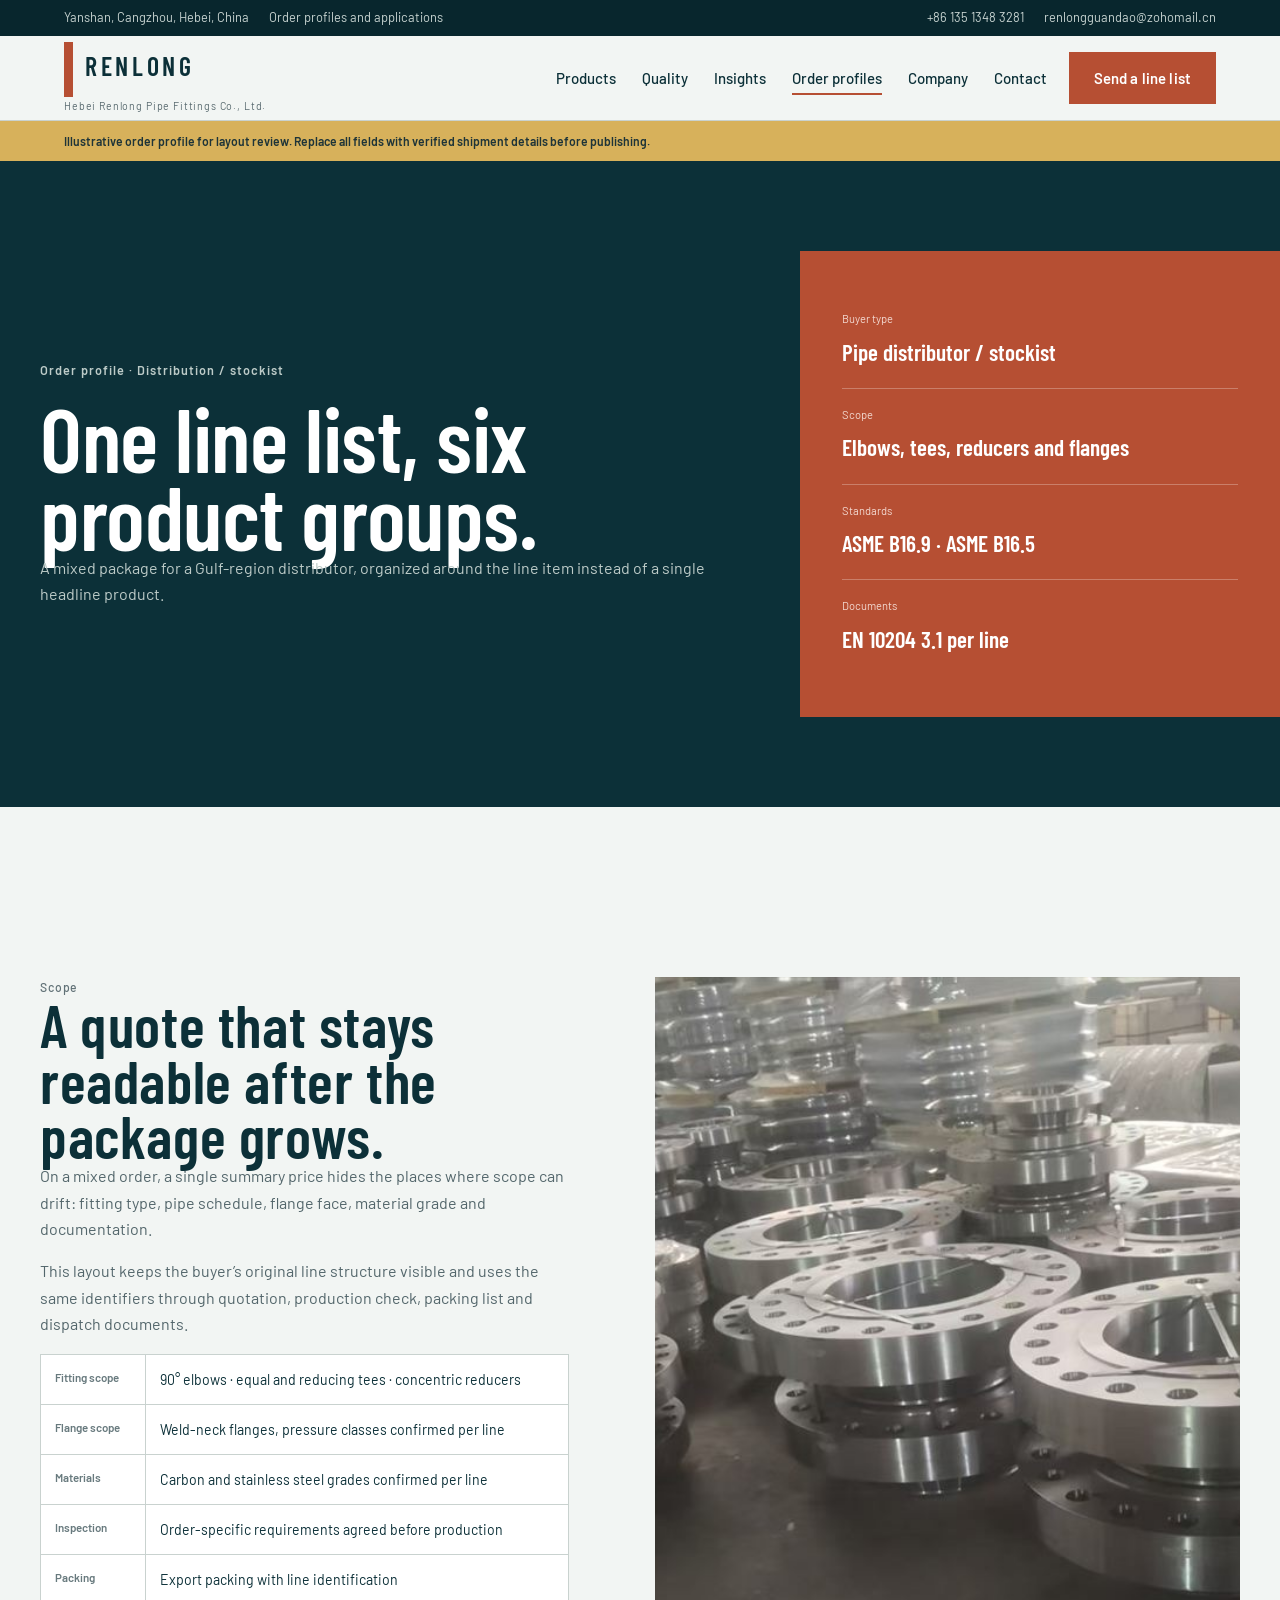
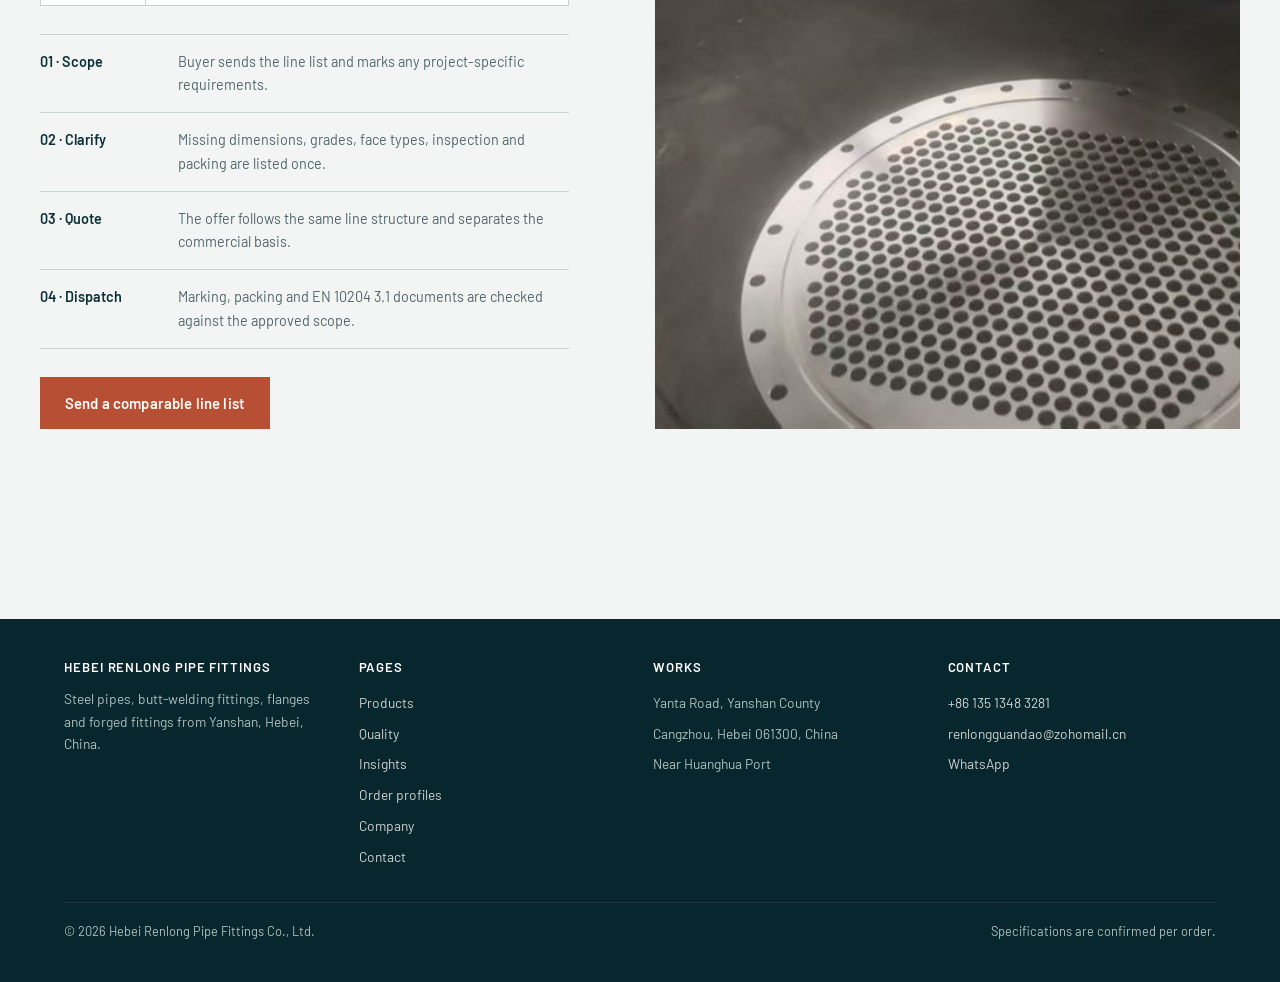
<file: case.html>
<!DOCTYPE html>
<html lang="en">
<head>
<meta charset="utf-8">
<meta name="viewport" content="width=device-width, initial-scale=1">
<script async src="https://www.googletagmanager.com/gtag/js?id=G-M5CLG8P3M8"></script>
<script>window.dataLayer=window.dataLayer||[];function gtag(){dataLayer.push(arguments);}gtag('js',new Date());gtag('config','G-M5CLG8P3M8');</script>
<title>Order profile — mixed fittings and flanges | Renlong</title>
<meta name="description" content="An illustrative order-profile layout showing how a mixed fitting and flange package can be organized for quotation and dispatch.">
<link rel="stylesheet" href="assets/styles.css?v=20261029-ratio">
<link rel="stylesheet" href="assets/motion.css">
<link rel="stylesheet" href="assets/v2.css?v=20261029-ratio">
<script>document.documentElement.classList.add('anim')</script>
</head>
<body class="v2">

<div class="topbar">
  <div class="wrap">
    <span>Yanshan, Cangzhou, Hebei, China</span>
    <span>Order profiles and applications</span>
    <span class="spacer"></span>
    <a href="tel:+8613513483281">+86 135 1348 3281</a>
    <a href="mailto:renlongguandao@zohomail.cn">renlongguandao@zohomail.cn</a>
  </div>
</div>

<header class="masthead">
  <div class="wrap">
    <a class="wordmark" href="index.html">Renlong<small>Hebei Renlong Pipe Fittings Co., Ltd.</small></a>
    <button class="navtoggle" type="button" aria-expanded="false" aria-controls="primary-nav">Menu</button>
    <nav class="main" id="primary-nav" aria-label="Primary">
      <ul>
        <li><a href="products.html">Products</a></li>
        <li><a href="quality.html">Quality</a></li>
        <li><a href="insights.html">Insights</a></li>
        <li><a href="case.html" aria-current="page">Order profiles</a></li>
        <li><a href="about.html">Company</a></li>
        <li><a href="contact.html">Contact</a></li>
      </ul>
    </nav>
    <a class="btn" href="contact.html">Send a line list</a>
  </div>
</header>

<main>
  <div class="v2-case-note"><div class="wrap">Illustrative order profile for layout review. Replace all fields with verified shipment details before publishing.</div></div>

  <section class="v2-case-hero">
    <div class="v2-case-copy">
      <p class="v2-kicker motion-line">Order profile · Distribution / stockist</p>
      <h1 class="motion-line">One line list, six product groups.</h1>
      <p class="motion-line">A mixed package for a Gulf-region distributor, organized around the line item instead of a single headline product.</p>
    </div>
    <div class="v2-case-facts">
      <div class="v2-case-fact"><span>Buyer type</span><strong>Pipe distributor / stockist</strong></div>
      <div class="v2-case-fact"><span>Scope</span><strong>Elbows, tees, reducers and flanges</strong></div>
      <div class="v2-case-fact"><span>Standards</span><strong>ASME B16.9 · ASME B16.5</strong></div>
      <div class="v2-case-fact"><span>Documents</span><strong>EN 10204 3.1 per line</strong></div>
    </div>
  </section>

  <section>
    <div class="wrap v2-case-body">
      <div>
        <div class="dim">Scope</div>
        <h2>A quote that stays readable after the package grows.</h2>
        <p>On a mixed order, a single summary price hides the places where scope can drift: fitting type, pipe schedule, flange face, material grade and documentation.</p>
        <p>This layout keeps the buyer’s original line structure visible and uses the same identifiers through quotation, production check, packing list and dispatch documents.</p>
        <table class="v2-detail-table">
          <tr><th>Fitting scope</th><td>90° elbows · equal and reducing tees · concentric reducers</td></tr>
          <tr><th>Flange scope</th><td>Weld-neck flanges, pressure classes confirmed per line</td></tr>
          <tr><th>Materials</th><td>Carbon and stainless steel grades confirmed per line</td></tr>
          <tr><th>Inspection</th><td>Order-specific requirements agreed before production</td></tr>
          <tr><th>Packing</th><td>Export packing with line identification</td></tr>
        </table>
        <div class="v2-timeline">
          <div class="v2-timeline-row"><strong>01 · Scope</strong><span>Buyer sends the line list and marks any project-specific requirements.</span></div>
          <div class="v2-timeline-row"><strong>02 · Clarify</strong><span>Missing dimensions, grades, face types, inspection and packing are listed once.</span></div>
          <div class="v2-timeline-row"><strong>03 · Quote</strong><span>The offer follows the same line structure and separates the commercial basis.</span></div>
          <div class="v2-timeline-row"><strong>04 · Dispatch</strong><span>Marking, packing and EN 10204 3.1 documents are checked against the approved scope.</span></div>
        </div>
        <div class="actions" style="margin-top:28px"><a class="btn" href="contact.html">Send a comparable line list</a></div>
      </div>
      <div class="v2-case-image v2-reveal">
        <img src="assets/img/custom-flange-stock.jpg" width="1200" height="900" alt="Flange stock and custom drilled plates prepared for a mixed order" loading="lazy" decoding="async">
      </div>
    </div>
  </section>
</main>

<footer>
  <div class="wrap">
    <div class="foot-grid">
      <div><h3>Hebei Renlong Pipe Fittings</h3><p>Steel pipes, butt-welding fittings, flanges and forged fittings from Yanshan, Hebei, China.</p></div>
      <div><h3>Pages</h3><ul><li><a href="products.html">Products</a></li><li><a href="quality.html">Quality</a></li><li><a href="insights.html">Insights</a></li><li><a href="case.html">Order profiles</a></li><li><a href="about.html">Company</a></li><li><a href="contact.html">Contact</a></li></ul></div>
      <div><h3>Works</h3><ul><li>Yanta Road, Yanshan County</li><li>Cangzhou, Hebei 061300, China</li><li>Near Huanghua Port</li></ul></div>
      <div><h3>Contact</h3><ul><li><a href="tel:+8613513483281">+86 135 1348 3281</a></li><li><a href="mailto:renlongguandao@zohomail.cn">renlongguandao@zohomail.cn</a></li><li><a href="https://wa.me/8613513483281">WhatsApp</a></li></ul></div>
    </div>
    <div class="footnote"><span>&copy; 2026 Hebei Renlong Pipe Fittings Co., Ltd.</span><span class="spacer">Specifications are confirmed per order.</span></div>
  </div>
</footer>

<script src="assets/site.js"></script>
<script src="assets/v2.js"></script>
</body>
</html>
</file>
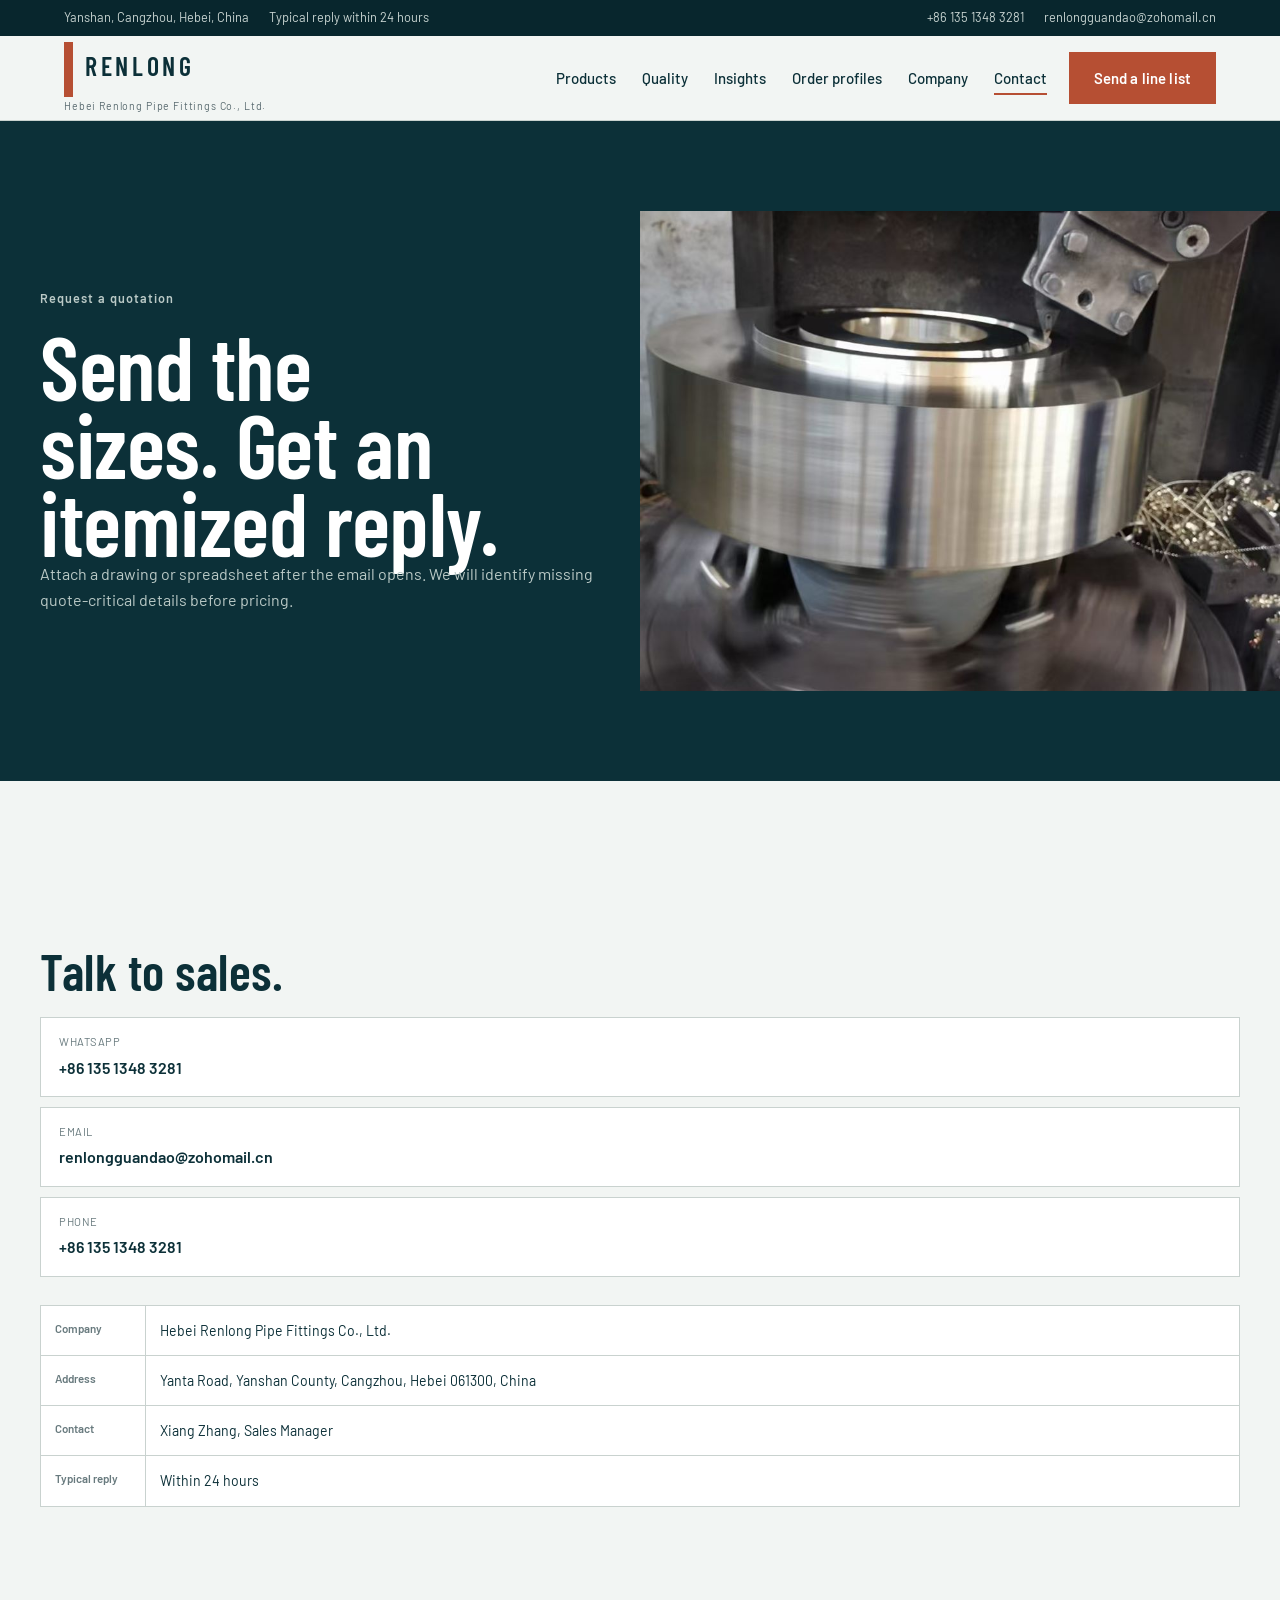
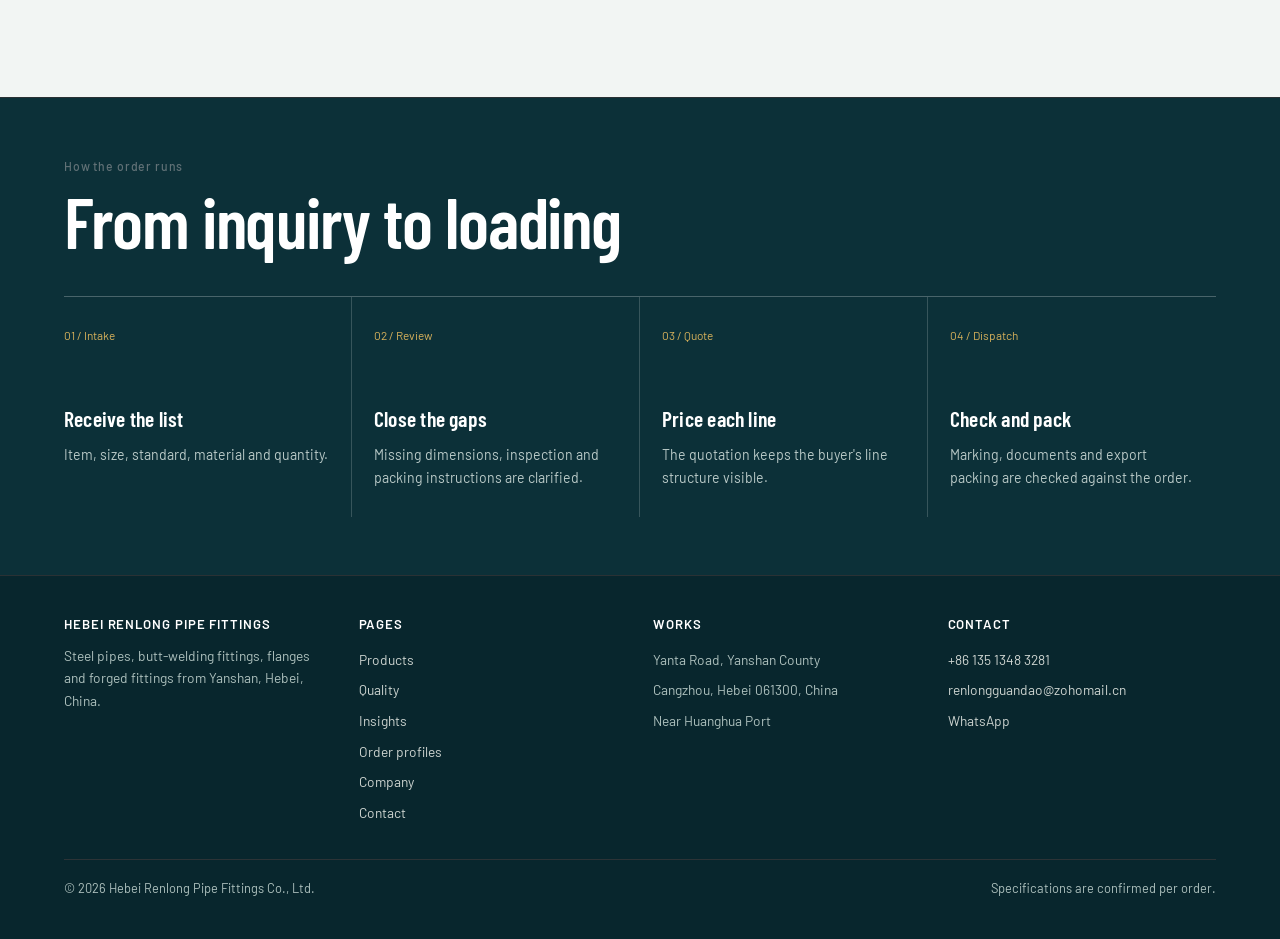
<file: contact.html>
<!DOCTYPE html>
<html lang="en">
<head>
<meta charset="utf-8">
<meta name="viewport" content="width=device-width, initial-scale=1">
<script async src="https://www.googletagmanager.com/gtag/js?id=G-M5CLG8P3M8"></script>
<script>window.dataLayer=window.dataLayer||[];function gtag(){dataLayer.push(arguments);}gtag('js',new Date());gtag('config','G-M5CLG8P3M8');</script>
<title>Request a quote | Hebei Renlong Pipe Fittings</title>
<meta name="description" content="Send your pipe, fitting or flange line list to Hebei Renlong for an itemized quotation. Include size, standard, material, quantity and destination.">
<link rel="stylesheet" href="assets/styles.css?v=20261029-ratio">
<link rel="stylesheet" href="assets/motion.css">
<link rel="stylesheet" href="assets/v2.css?v=20261029-ratio">
<script>document.documentElement.classList.add('anim')</script>
</head>
<body class="v2">

<div class="topbar">
  <div class="wrap">
    <span>Yanshan, Cangzhou, Hebei, China</span>
    <span>Typical reply within 24 hours</span>
    <span class="spacer"></span>
    <a href="tel:+8613513483281">+86 135 1348 3281</a>
    <a href="mailto:renlongguandao@zohomail.cn">renlongguandao@zohomail.cn</a>
  </div>
</div>

<header class="masthead">
  <div class="wrap">
    <a class="wordmark" href="index.html">Renlong<small>Hebei Renlong Pipe Fittings Co., Ltd.</small></a>
    <button class="navtoggle" type="button" aria-expanded="false" aria-controls="primary-nav">Menu</button>
    <nav class="main" id="primary-nav" aria-label="Primary">
      <ul>
        <li><a href="products.html">Products</a></li>
        <li><a href="quality.html">Quality</a></li>
        <li><a href="insights.html">Insights</a></li>
        <li><a href="case.html">Order profiles</a></li>
        <li><a href="about.html">Company</a></li>
        <li><a href="contact.html" aria-current="page">Contact</a></li>
      </ul>
    </nav>
    <a class="btn" href="mailto:renlongguandao@zohomail.cn?subject=Line%20list%20for%20quotation">Send a line list</a>
  </div>
</header>

<main>
  <section class="v2-contact-intro">
    <div class="v2-contact-copy">
      <p class="v2-kicker motion-line">Request a quotation</p>
      <h1 class="motion-line">Send the sizes. Get an itemized reply.</h1>
      <p class="motion-line">Attach a drawing or spreadsheet after the email opens. We will identify missing quote-critical details before pricing.</p>
    </div>
    <div class="v2-contact-photo">
      <img src="assets/img/custom-flange-machining.jpg" alt="Large flange being machined at the Renlong works" fetchpriority="high">
    </div>
  </section>

  <div class="wrap v2-contact-layout">
    <section class="v2-contact-details">
      <h2>Talk to sales.</h2>
      <div class="v2-contact-actions">
        <a class="v2-contact-action" href="https://wa.me/8613513483281">
          <span>WhatsApp</span>
          <strong>+86 135 1348 3281</strong>
        </a>
        <a class="v2-contact-action" href="mailto:renlongguandao@zohomail.cn">
          <span>Email</span>
          <strong>renlongguandao@zohomail.cn</strong>
        </a>
        <a class="v2-contact-action" href="tel:+8613513483281">
          <span>Phone</span>
          <strong>+86 135 1348 3281</strong>
        </a>
      </div>
      <table class="v2-detail-table">
        <tr><th>Company</th><td>Hebei Renlong Pipe Fittings Co., Ltd.</td></tr>
        <tr><th>Address</th><td>Yanta Road, Yanshan County, Cangzhou, Hebei 061300, China</td></tr>
        <tr><th>Contact</th><td>Xiang Zhang, Sales Manager</td></tr>
        <tr><th>Typical reply</th><td>Within 24 hours</td></tr>
      </table>
    </section>

  </div>

  <section class="band tight">
    <div class="wrap">
      <div class="sechead v2-reveal">
        <div class="dim on-dark">How the order runs</div>
        <h2>From inquiry to loading</h2>
      </div>
      <div class="v2-process">
        <div class="v2-process-step v2-reveal"><span>01 / Intake</span><h3>Receive the list</h3><p>Item, size, standard, material and quantity.</p></div>
        <div class="v2-process-step v2-reveal"><span>02 / Review</span><h3>Close the gaps</h3><p>Missing dimensions, inspection and packing instructions are clarified.</p></div>
        <div class="v2-process-step v2-reveal"><span>03 / Quote</span><h3>Price each line</h3><p>The quotation keeps the buyer's line structure visible.</p></div>
        <div class="v2-process-step v2-reveal"><span>04 / Dispatch</span><h3>Check and pack</h3><p>Marking, documents and export packing are checked against the order.</p></div>
      </div>
    </div>
  </section>
</main>

<footer>
  <div class="wrap">
    <div class="foot-grid">
      <div><h3>Hebei Renlong Pipe Fittings</h3><p>Steel pipes, butt-welding fittings, flanges and forged fittings from Yanshan, Hebei, China.</p></div>
      <div><h3>Pages</h3><ul><li><a href="products.html">Products</a></li><li><a href="quality.html">Quality</a></li><li><a href="insights.html">Insights</a></li><li><a href="case.html">Order profiles</a></li><li><a href="about.html">Company</a></li><li><a href="contact.html">Contact</a></li></ul></div>
      <div><h3>Works</h3><ul><li>Yanta Road, Yanshan County</li><li>Cangzhou, Hebei 061300, China</li><li>Near Huanghua Port</li></ul></div>
      <div><h3>Contact</h3><ul><li><a href="tel:+8613513483281">+86 135 1348 3281</a></li><li><a href="mailto:renlongguandao@zohomail.cn">renlongguandao@zohomail.cn</a></li><li><a href="https://wa.me/8613513483281">WhatsApp</a></li></ul></div>
    </div>
    <div class="footnote"><span>&copy; 2026 Hebei Renlong Pipe Fittings Co., Ltd.</span><span class="spacer">Specifications are confirmed per order.</span></div>
  </div>
</footer>

<script src="assets/site.js"></script>
<script src="assets/v2.js"></script>
</body>
</html>
</file>
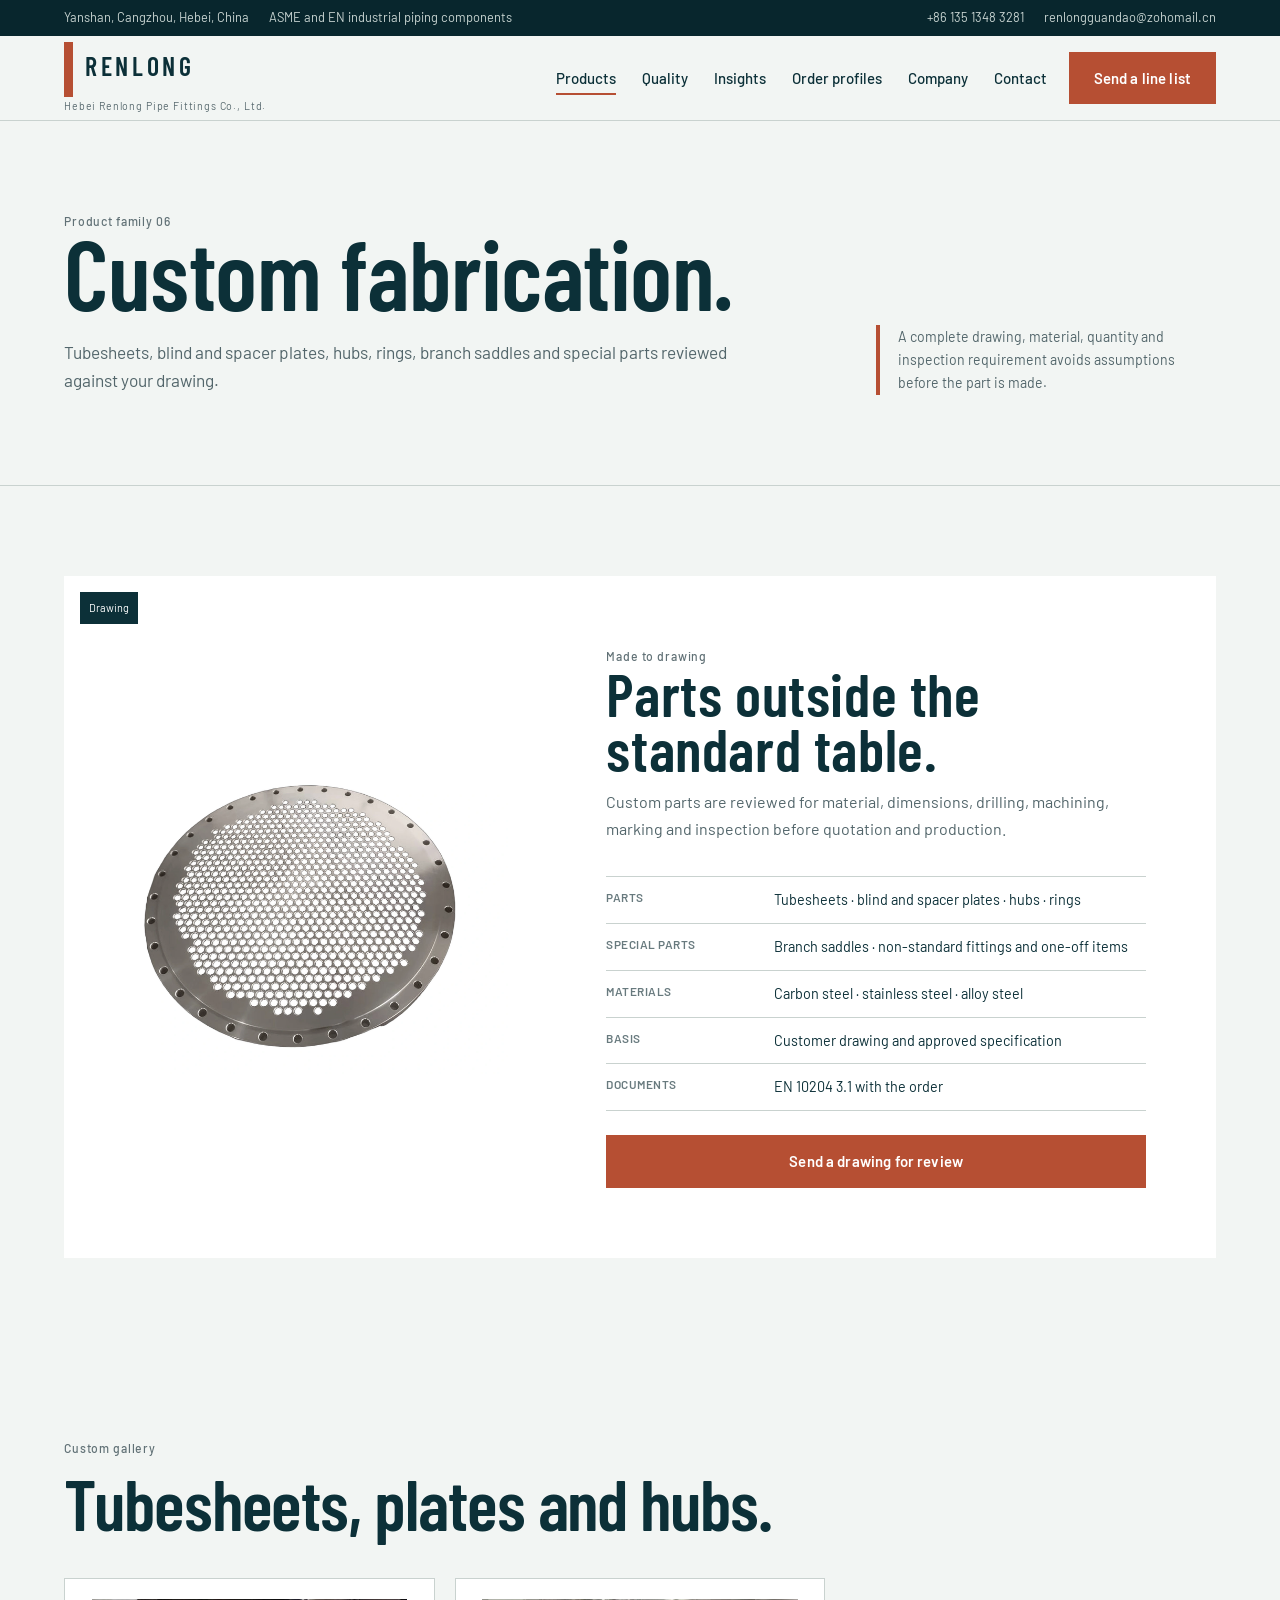
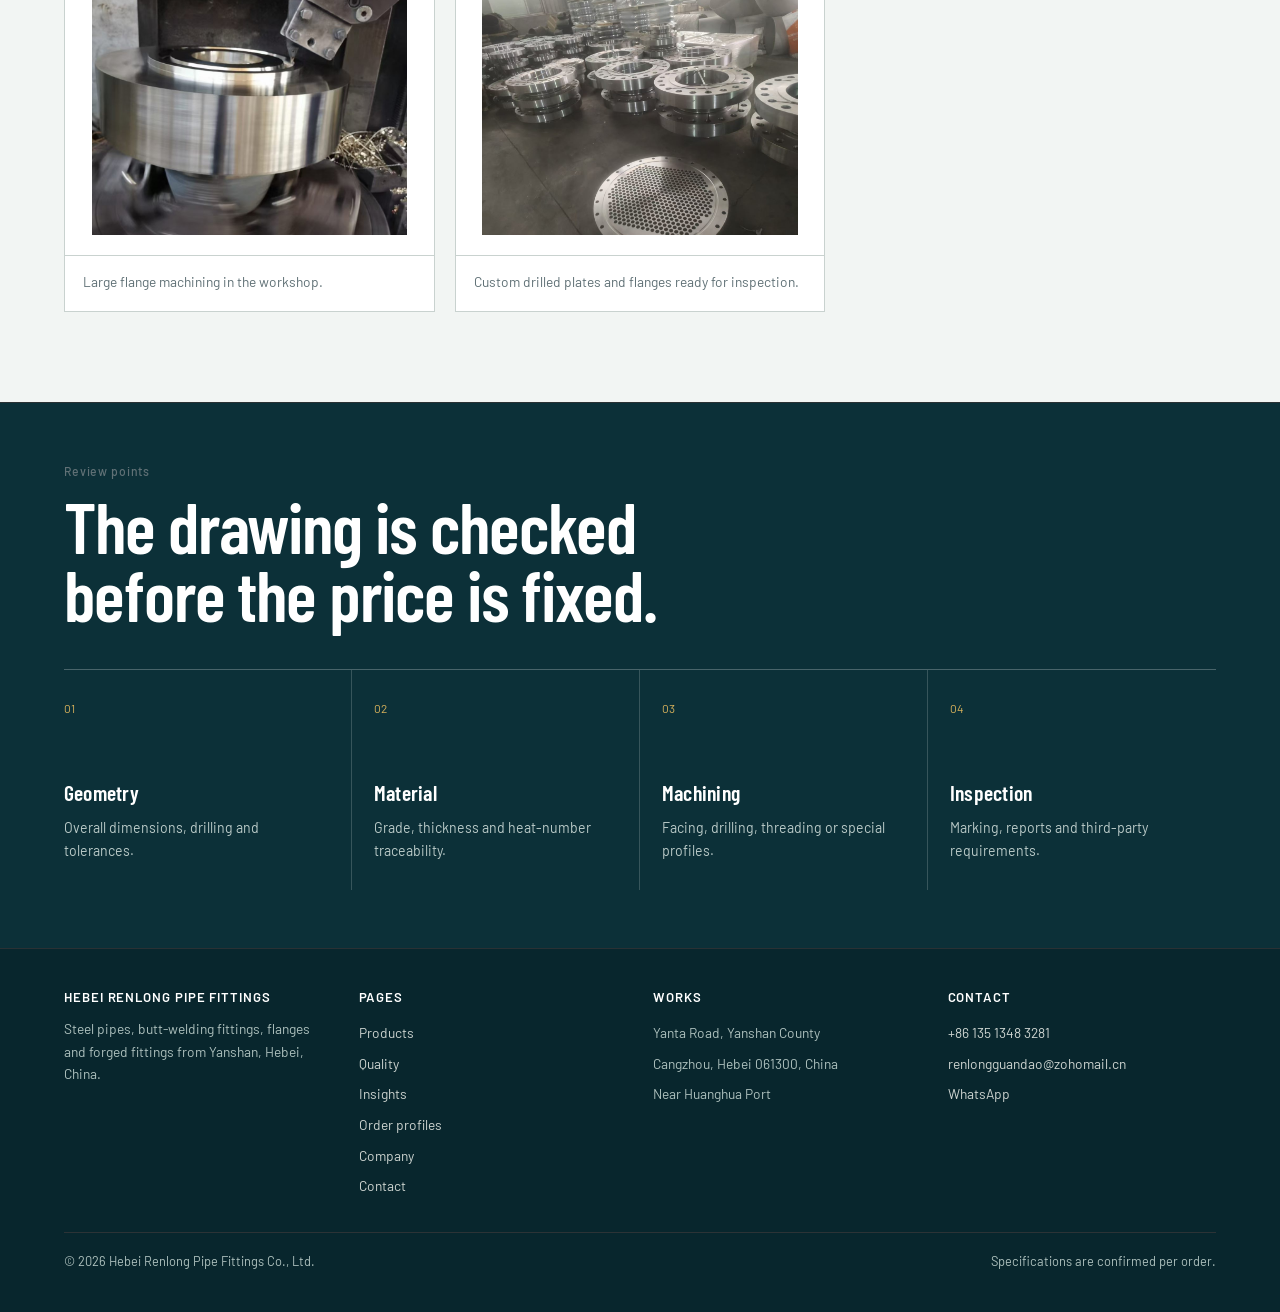
<file: custom-fabrication.html>
<!DOCTYPE html>
<html lang="en">
<head>
<meta charset="utf-8">
<meta name="viewport" content="width=device-width, initial-scale=1">
<script async src="https://www.googletagmanager.com/gtag/js?id=G-M5CLG8P3M8"></script>
<script>window.dataLayer=window.dataLayer||[];function gtag(){dataLayer.push(arguments);}gtag('js',new Date());gtag('config','G-M5CLG8P3M8');</script>
<title>Custom Flange Fabrication | Hebei Renlong</title>
<meta name="description" content="Tubesheets, plates, hubs, rings, branch saddles and non-standard piping parts manufactured to drawing.">
<link rel="stylesheet" href="assets/styles.css?v=20261029-ratio">
<link rel="stylesheet" href="assets/motion.css">
<link rel="stylesheet" href="assets/v2.css?v=20261029-ratio">
<script>document.documentElement.classList.add('anim')</script>
</head>
<body class="v2">
<div class="topbar"><div class="wrap"><span>Yanshan, Cangzhou, Hebei, China</span><span>ASME and EN industrial piping components</span><span class="spacer"></span><a href="tel:+8613513483281">+86 135 1348 3281</a><a href="mailto:renlongguandao@zohomail.cn">renlongguandao@zohomail.cn</a></div></div>
<header class="masthead"><div class="wrap"><a class="wordmark" href="index.html">Renlong<small>Hebei Renlong Pipe Fittings Co., Ltd.</small></a><button class="navtoggle" type="button" aria-expanded="false" aria-controls="primary-nav">Menu</button><nav class="main" id="primary-nav" aria-label="Primary"><ul><li><a href="products.html" aria-current="page">Products</a></li><li><a href="quality.html">Quality</a></li><li><a href="insights.html">Insights</a></li><li><a href="case.html">Order profiles</a></li><li><a href="about.html">Company</a></li><li><a href="contact.html">Contact</a></li></ul></nav><a class="btn" href="contact.html">Send a line list</a></div></header>
<main>
  <section class="v2-pagehead" aria-labelledby="page-title"><div class="wrap v2-pagehead-grid"><div><div class="dim">Product family 06</div><h1 id="page-title">Custom fabrication.</h1><p>Tubesheets, blind and spacer plates, hubs, rings, branch saddles and special parts reviewed against your drawing.</p></div><div class="v2-sidenote">A complete drawing, material, quantity and inspection requirement avoids assumptions before the part is made.</div></div></section>
  <section><div class="wrap"><article class="v2-product v2-reveal"><div class="v2-product-media"><img src="assets/img/catalog-v4/custom-fabrication.webp" width="1600" height="1200" alt="Tubesheet made to drawing on a white background"><span class="v2-product-label">Drawing</span></div><div class="v2-product-copy"><div class="dim">Made to drawing</div><h2>Parts outside the standard table.</h2><p>Custom parts are reviewed for material, dimensions, drilling, machining, marking and inspection before quotation and production.</p><div class="v2-spec-list"><div class="v2-spec-row"><b>Parts</b><span>Tubesheets · blind and spacer plates · hubs · rings</span></div><div class="v2-spec-row"><b>Special parts</b><span>Branch saddles · non-standard fittings and one-off items</span></div><div class="v2-spec-row"><b>Materials</b><span>Carbon steel · stainless steel · alloy steel</span></div><div class="v2-spec-row"><b>Basis</b><span>Customer drawing and approved specification</span></div><div class="v2-spec-row"><b>Documents</b><span>EN 10204 3.1 with the order</span></div></div><a class="btn" href="contact.html">Send a drawing for review</a></div></article></div></section>
  <section class="v2-gallery-section"><div class="wrap"><div class="sechead v2-reveal"><div class="dim">Custom gallery</div><h2>Tubesheets, plates and hubs.</h2></div><div class="v2-gallery-grid v2-reveal"><figure><img src="assets/img/custom-flange-machining.jpg" width="1000" height="750" alt="Large custom flange being machined in the Renlong workshop" loading="lazy" decoding="async"><figcaption>Large flange machining in the workshop.</figcaption></figure><figure><img src="assets/img/custom-flange-stock.jpg" width="1200" height="900" alt="Custom drilled plates and flanges on the workshop floor" loading="lazy" decoding="async"><figcaption>Custom drilled plates and flanges ready for inspection.</figcaption></figure></div></div></section>
  <section class="band tight"><div class="wrap"><div class="sechead v2-reveal"><div class="dim on-dark">Review points</div><h2>The drawing is checked before the price is fixed.</h2></div><div class="v2-process"><div class="v2-process-step"><span>01</span><h3>Geometry</h3><p>Overall dimensions, drilling and tolerances.</p></div><div class="v2-process-step"><span>02</span><h3>Material</h3><p>Grade, thickness and heat-number traceability.</p></div><div class="v2-process-step"><span>03</span><h3>Machining</h3><p>Facing, drilling, threading or special profiles.</p></div><div class="v2-process-step"><span>04</span><h3>Inspection</h3><p>Marking, reports and third-party requirements.</p></div></div></div></section>
</main>
<footer><div class="wrap"><div class="foot-grid"><div><h3>Hebei Renlong Pipe Fittings</h3><p>Steel pipes, butt-welding fittings, flanges and forged fittings from Yanshan, Hebei, China.</p></div><div><h3>Pages</h3><ul><li><a href="products.html">Products</a></li><li><a href="quality.html">Quality</a></li><li><a href="insights.html">Insights</a></li><li><a href="case.html">Order profiles</a></li><li><a href="about.html">Company</a></li><li><a href="contact.html">Contact</a></li></ul></div><div><h3>Works</h3><ul><li>Yanta Road, Yanshan County</li><li>Cangzhou, Hebei 061300, China</li><li>Near Huanghua Port</li></ul></div><div><h3>Contact</h3><ul><li><a href="tel:+8613513483281">+86 135 1348 3281</a></li><li><a href="mailto:renlongguandao@zohomail.cn">renlongguandao@zohomail.cn</a></li><li><a href="https://wa.me/8613513483281">WhatsApp</a></li></ul></div></div><div class="footnote"><span>&copy; 2026 Hebei Renlong Pipe Fittings Co., Ltd.</span><span class="spacer">Specifications are confirmed per order.</span></div></div></footer>
<script src="assets/site.js"></script><script src="assets/v2.js"></script>
</body>
</html>
</file>
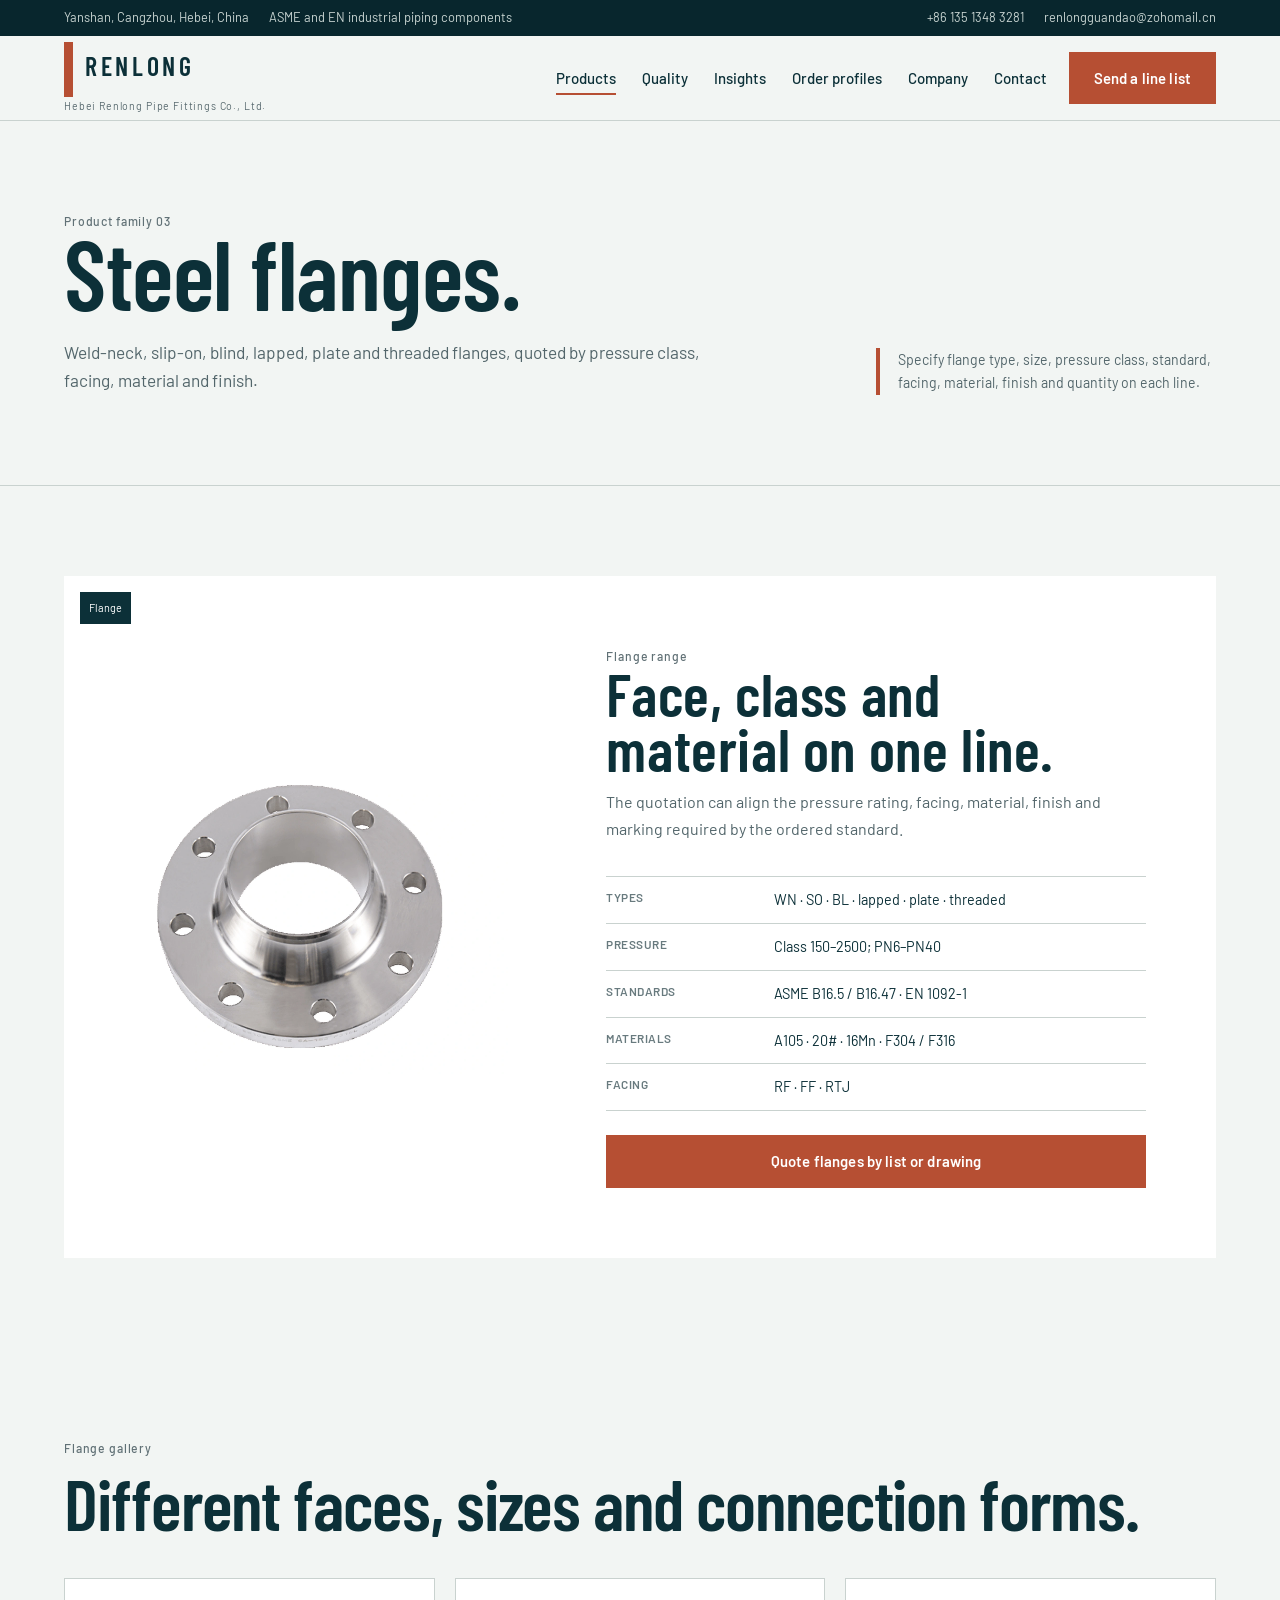
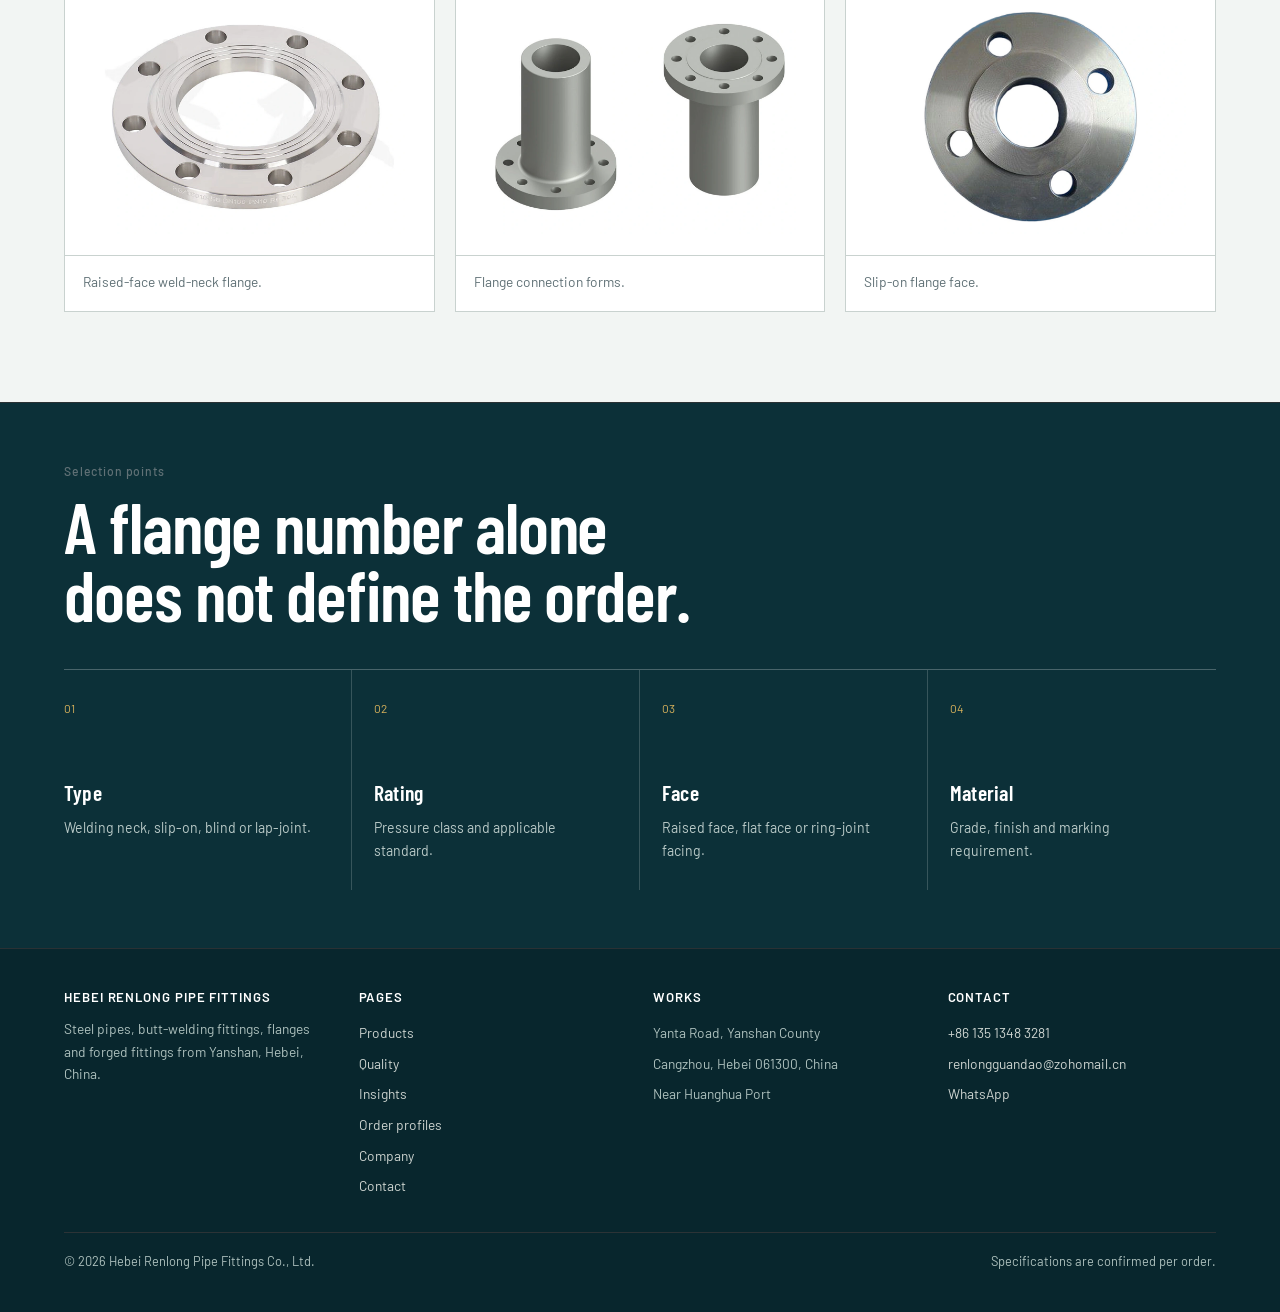
<file: flanges.html>
<!DOCTYPE html>
<html lang="en">
<head>
<meta charset="utf-8">
<meta name="viewport" content="width=device-width, initial-scale=1">
<script async src="https://www.googletagmanager.com/gtag/js?id=G-M5CLG8P3M8"></script>
<script>window.dataLayer=window.dataLayer||[];function gtag(){dataLayer.push(arguments);}gtag('js',new Date());gtag('config','G-M5CLG8P3M8');</script>
<title>Steel Flanges | Hebei Renlong</title>
<meta name="description" content="Weld-neck, slip-on, blind, lapped, plate and threaded flanges to ASME B16.5, B16.47 and EN 1092-1.">
<link rel="stylesheet" href="assets/styles.css?v=20261029-ratio">
<link rel="stylesheet" href="assets/motion.css">
<link rel="stylesheet" href="assets/v2.css?v=20261029-ratio">
<script>document.documentElement.classList.add('anim')</script>
</head>
<body class="v2">
<div class="topbar"><div class="wrap"><span>Yanshan, Cangzhou, Hebei, China</span><span>ASME and EN industrial piping components</span><span class="spacer"></span><a href="tel:+8613513483281">+86 135 1348 3281</a><a href="mailto:renlongguandao@zohomail.cn">renlongguandao@zohomail.cn</a></div></div>
<header class="masthead"><div class="wrap"><a class="wordmark" href="index.html">Renlong<small>Hebei Renlong Pipe Fittings Co., Ltd.</small></a><button class="navtoggle" type="button" aria-expanded="false" aria-controls="primary-nav">Menu</button><nav class="main" id="primary-nav" aria-label="Primary"><ul><li><a href="products.html" aria-current="page">Products</a></li><li><a href="quality.html">Quality</a></li><li><a href="insights.html">Insights</a></li><li><a href="case.html">Order profiles</a></li><li><a href="about.html">Company</a></li><li><a href="contact.html">Contact</a></li></ul></nav><a class="btn" href="contact.html">Send a line list</a></div></header>
<main>
  <section class="v2-pagehead" aria-labelledby="page-title"><div class="wrap v2-pagehead-grid"><div><div class="dim">Product family 03</div><h1 id="page-title">Steel flanges.</h1><p>Weld-neck, slip-on, blind, lapped, plate and threaded flanges, quoted by pressure class, facing, material and finish.</p></div><div class="v2-sidenote">Specify flange type, size, pressure class, standard, facing, material, finish and quantity on each line.</div></div></section>
  <section><div class="wrap"><article class="v2-product v2-reveal"><div class="v2-product-media"><img src="assets/img/catalog-v4/flanges.webp" width="1600" height="1200" alt="Weld-neck flange on a white background"><span class="v2-product-label">Flange</span></div><div class="v2-product-copy"><div class="dim">Flange range</div><h2>Face, class and material on one line.</h2><p>The quotation can align the pressure rating, facing, material, finish and marking required by the ordered standard.</p><div class="v2-spec-list"><div class="v2-spec-row"><b>Types</b><span>WN · SO · BL · lapped · plate · threaded</span></div><div class="v2-spec-row"><b>Pressure</b><span>Class 150–2500; PN6–PN40</span></div><div class="v2-spec-row"><b>Standards</b><span>ASME B16.5 / B16.47 · EN 1092-1</span></div><div class="v2-spec-row"><b>Materials</b><span>A105 · 20# · 16Mn · F304 / F316</span></div><div class="v2-spec-row"><b>Facing</b><span>RF · FF · RTJ</span></div></div><a class="btn" href="contact.html">Quote flanges by list or drawing</a></div></article></div></section>
  <section class="v2-gallery-section"><div class="wrap"><div class="sechead v2-reveal"><div class="dim">Flange gallery</div><h2>Different faces, sizes and connection forms.</h2></div><div class="v2-gallery-grid v2-reveal"><figure><img src="assets/img/gallery/flange-face.webp" width="1200" height="900" alt="Raised-face weld-neck flange on a white background" loading="lazy" decoding="async"><figcaption>Raised-face weld-neck flange.</figcaption></figure><figure><img src="assets/img/gallery/flange-configurations.webp" width="1200" height="900" alt="Flange connection forms on a white background" loading="lazy" decoding="async"><figcaption>Flange connection forms.</figcaption></figure><figure><img src="assets/img/gallery/flange-slip-on.webp" width="1200" height="900" alt="Slip-on flange on a white background" loading="lazy" decoding="async"><figcaption>Slip-on flange face.</figcaption></figure></div></div></section>
  <section class="band tight"><div class="wrap"><div class="sechead v2-reveal"><div class="dim on-dark">Selection points</div><h2>A flange number alone does not define the order.</h2></div><div class="v2-process"><div class="v2-process-step"><span>01</span><h3>Type</h3><p>Welding neck, slip-on, blind or lap-joint.</p></div><div class="v2-process-step"><span>02</span><h3>Rating</h3><p>Pressure class and applicable standard.</p></div><div class="v2-process-step"><span>03</span><h3>Face</h3><p>Raised face, flat face or ring-joint facing.</p></div><div class="v2-process-step"><span>04</span><h3>Material</h3><p>Grade, finish and marking requirement.</p></div></div></div></section>
</main>
<footer><div class="wrap"><div class="foot-grid"><div><h3>Hebei Renlong Pipe Fittings</h3><p>Steel pipes, butt-welding fittings, flanges and forged fittings from Yanshan, Hebei, China.</p></div><div><h3>Pages</h3><ul><li><a href="products.html">Products</a></li><li><a href="quality.html">Quality</a></li><li><a href="insights.html">Insights</a></li><li><a href="case.html">Order profiles</a></li><li><a href="about.html">Company</a></li><li><a href="contact.html">Contact</a></li></ul></div><div><h3>Works</h3><ul><li>Yanta Road, Yanshan County</li><li>Cangzhou, Hebei 061300, China</li><li>Near Huanghua Port</li></ul></div><div><h3>Contact</h3><ul><li><a href="tel:+8613513483281">+86 135 1348 3281</a></li><li><a href="mailto:renlongguandao@zohomail.cn">renlongguandao@zohomail.cn</a></li><li><a href="https://wa.me/8613513483281">WhatsApp</a></li></ul></div></div><div class="footnote"><span>&copy; 2026 Hebei Renlong Pipe Fittings Co., Ltd.</span><span class="spacer">Specifications are confirmed per order.</span></div></div></footer>
<script src="assets/site.js"></script><script src="assets/v2.js"></script>
</body>
</html>
</file>
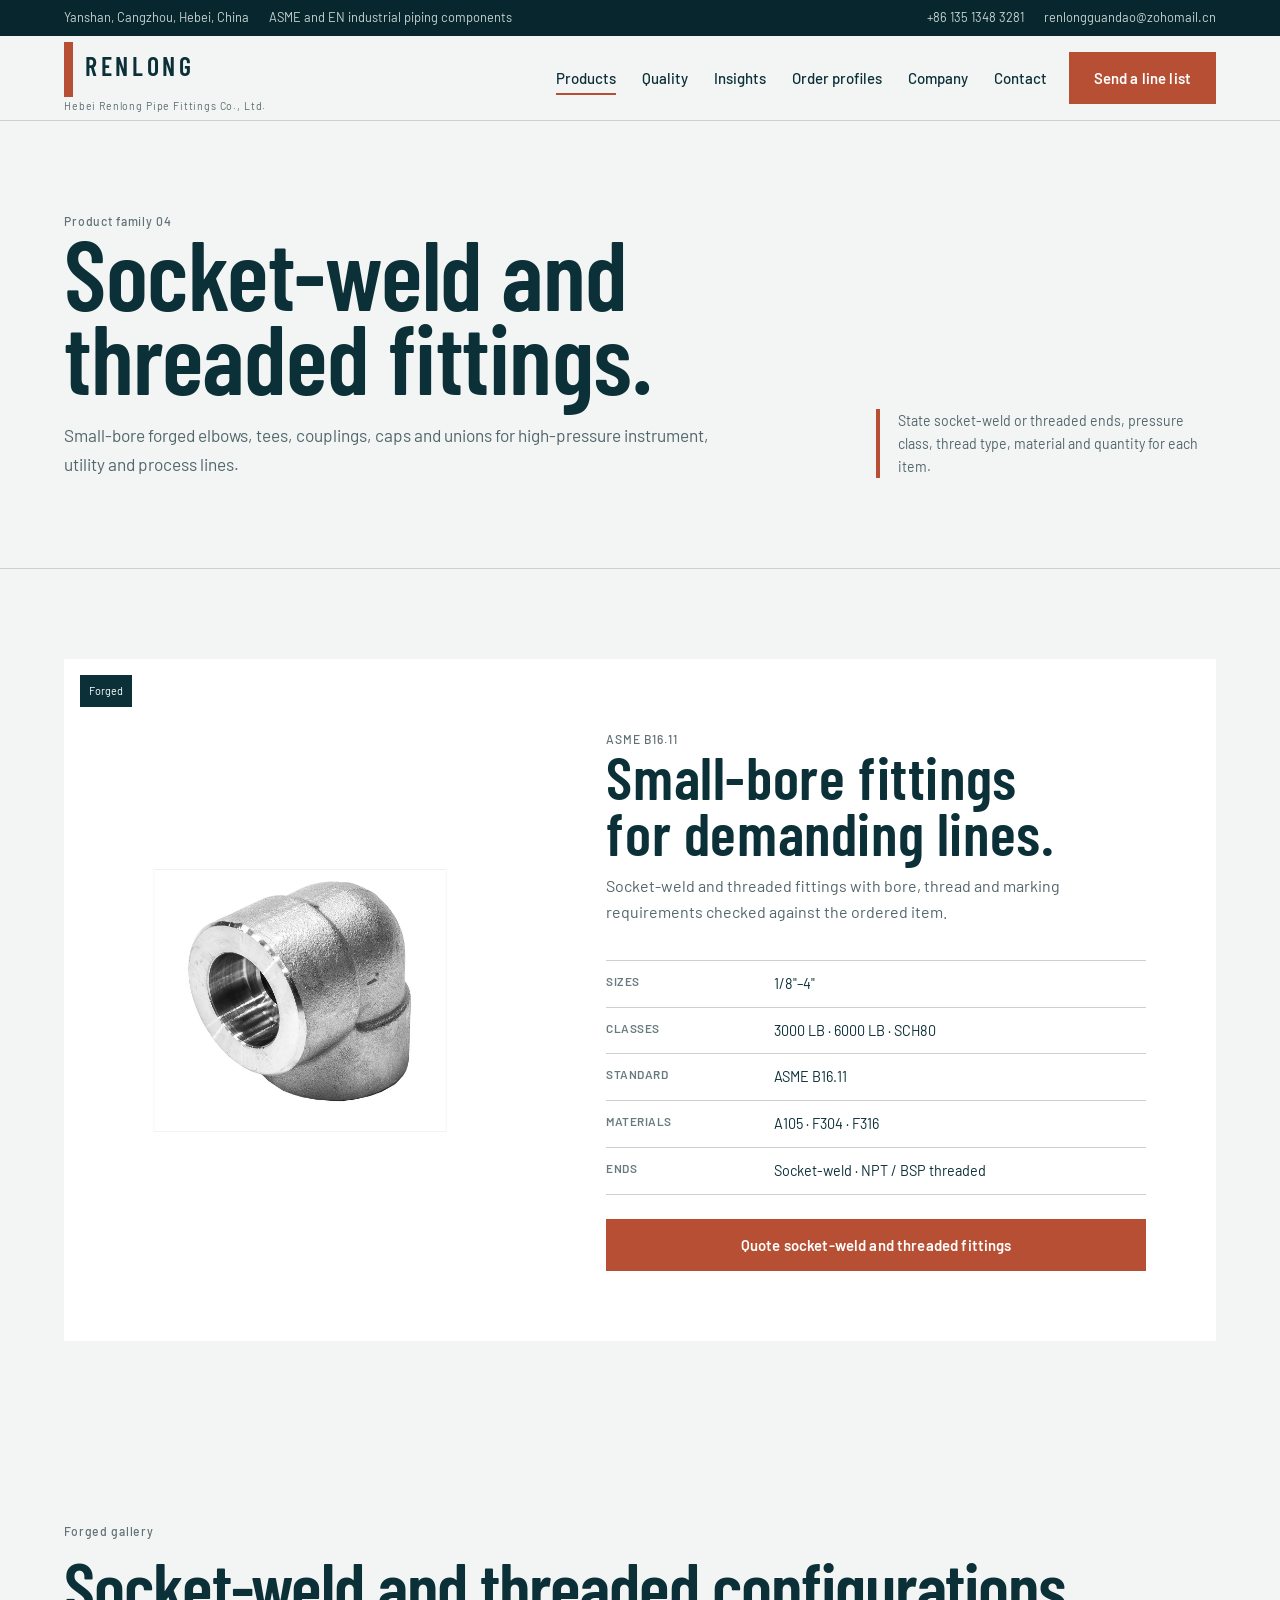
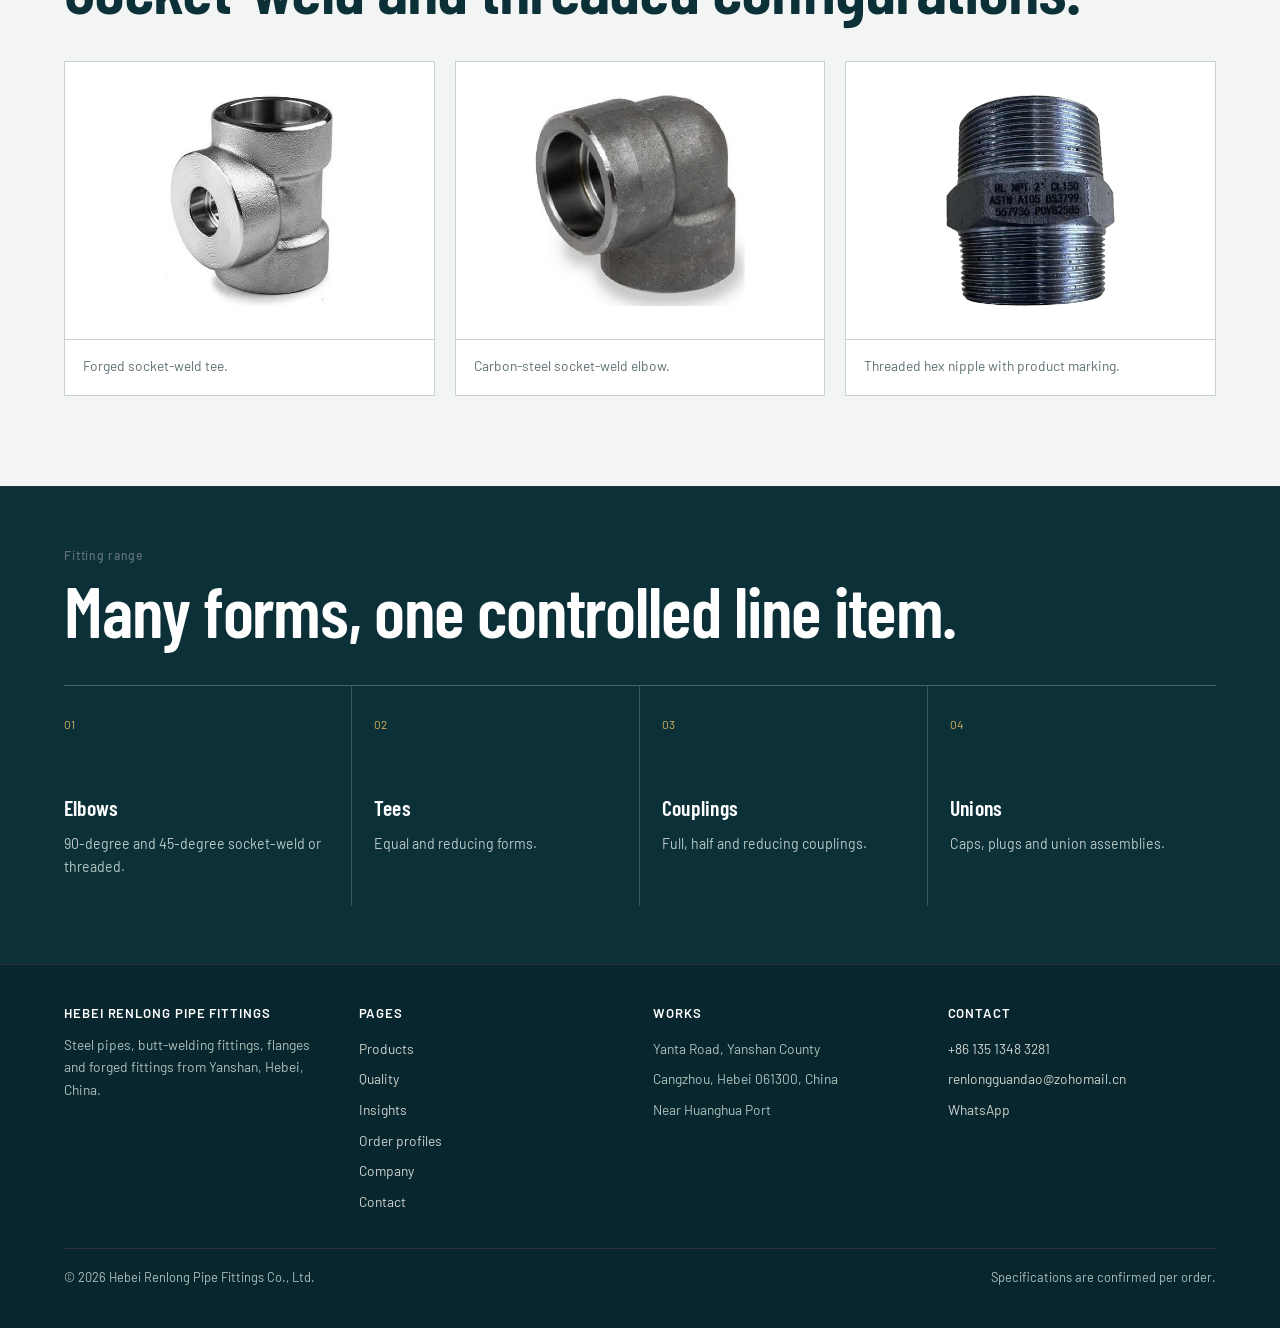
<file: forged-fittings.html>
<!DOCTYPE html>
<html lang="en">
<head>
<meta charset="utf-8">
<meta name="viewport" content="width=device-width, initial-scale=1">
<script async src="https://www.googletagmanager.com/gtag/js?id=G-M5CLG8P3M8"></script>
<script>window.dataLayer=window.dataLayer||[];function gtag(){dataLayer.push(arguments);}gtag('js',new Date());gtag('config','G-M5CLG8P3M8');</script>
<title>Socket-Weld and Threaded Fittings | Hebei Renlong</title>
<meta name="description" content="ASME B16.11 forged socket-weld and threaded fittings in 3000 and 6000 LB classes, carbon and stainless steel.">
<link rel="stylesheet" href="assets/styles.css?v=20261029-ratio">
<link rel="stylesheet" href="assets/motion.css">
<link rel="stylesheet" href="assets/v2.css?v=20261029-ratio">
<script>document.documentElement.classList.add('anim')</script>
</head>
<body class="v2">
<div class="topbar"><div class="wrap"><span>Yanshan, Cangzhou, Hebei, China</span><span>ASME and EN industrial piping components</span><span class="spacer"></span><a href="tel:+8613513483281">+86 135 1348 3281</a><a href="mailto:renlongguandao@zohomail.cn">renlongguandao@zohomail.cn</a></div></div>
<header class="masthead"><div class="wrap"><a class="wordmark" href="index.html">Renlong<small>Hebei Renlong Pipe Fittings Co., Ltd.</small></a><button class="navtoggle" type="button" aria-expanded="false" aria-controls="primary-nav">Menu</button><nav class="main" id="primary-nav" aria-label="Primary"><ul><li><a href="products.html" aria-current="page">Products</a></li><li><a href="quality.html">Quality</a></li><li><a href="insights.html">Insights</a></li><li><a href="case.html">Order profiles</a></li><li><a href="about.html">Company</a></li><li><a href="contact.html">Contact</a></li></ul></nav><a class="btn" href="contact.html">Send a line list</a></div></header>
<main>
  <section class="v2-pagehead" aria-labelledby="page-title"><div class="wrap v2-pagehead-grid"><div><div class="dim">Product family 04</div><h1 id="page-title">Socket-weld and threaded fittings.</h1><p>Small-bore forged elbows, tees, couplings, caps and unions for high-pressure instrument, utility and process lines.</p></div><div class="v2-sidenote">State socket-weld or threaded ends, pressure class, thread type, material and quantity for each item.</div></div></section>
  <section><div class="wrap"><article class="v2-product v2-reveal"><div class="v2-product-media"><img src="assets/img/catalog-v4/forged-fittings.webp" width="1600" height="1200" alt="Forged socket-weld elbow on a white background"><span class="v2-product-label">Forged</span></div><div class="v2-product-copy"><div class="dim">ASME B16.11</div><h2>Small-bore fittings for demanding lines.</h2><p>Socket-weld and threaded fittings with bore, thread and marking requirements checked against the ordered item.</p><div class="v2-spec-list"><div class="v2-spec-row"><b>Sizes</b><span>1/8"–4"</span></div><div class="v2-spec-row"><b>Classes</b><span>3000 LB · 6000 LB · SCH80</span></div><div class="v2-spec-row"><b>Standard</b><span>ASME B16.11</span></div><div class="v2-spec-row"><b>Materials</b><span>A105 · F304 · F316</span></div><div class="v2-spec-row"><b>Ends</b><span>Socket-weld · NPT / BSP threaded</span></div></div><a class="btn" href="contact.html">Quote socket-weld and threaded fittings</a></div></article></div></section>
  <section class="v2-gallery-section"><div class="wrap"><div class="sechead v2-reveal"><div class="dim">Forged gallery</div><h2>Socket-weld and threaded configurations.</h2></div><div class="v2-gallery-grid v2-reveal"><figure><img src="assets/img/gallery/forged-tee.webp" width="1200" height="900" alt="Forged socket-weld tee on a white background" loading="lazy" decoding="async"><figcaption>Forged socket-weld tee.</figcaption></figure><figure><img src="assets/img/gallery/socket-elbow-carbon.webp" width="1200" height="900" alt="Carbon-steel socket-weld elbow on a white background" loading="lazy" decoding="async"><figcaption>Carbon-steel socket-weld elbow.</figcaption></figure><figure><img src="assets/img/gallery/threaded-nipple.webp" width="1200" height="900" alt="Threaded hex nipple on a white background" loading="lazy" decoding="async"><figcaption>Threaded hex nipple with product marking.</figcaption></figure></div></div></section>
  <section class="band tight"><div class="wrap"><div class="sechead v2-reveal"><div class="dim on-dark">Fitting range</div><h2>Many forms, one controlled line item.</h2></div><div class="v2-process"><div class="v2-process-step"><span>01</span><h3>Elbows</h3><p>90-degree and 45-degree socket-weld or threaded.</p></div><div class="v2-process-step"><span>02</span><h3>Tees</h3><p>Equal and reducing forms.</p></div><div class="v2-process-step"><span>03</span><h3>Couplings</h3><p>Full, half and reducing couplings.</p></div><div class="v2-process-step"><span>04</span><h3>Unions</h3><p>Caps, plugs and union assemblies.</p></div></div></div></section>
</main>
<footer><div class="wrap"><div class="foot-grid"><div><h3>Hebei Renlong Pipe Fittings</h3><p>Steel pipes, butt-welding fittings, flanges and forged fittings from Yanshan, Hebei, China.</p></div><div><h3>Pages</h3><ul><li><a href="products.html">Products</a></li><li><a href="quality.html">Quality</a></li><li><a href="insights.html">Insights</a></li><li><a href="case.html">Order profiles</a></li><li><a href="about.html">Company</a></li><li><a href="contact.html">Contact</a></li></ul></div><div><h3>Works</h3><ul><li>Yanta Road, Yanshan County</li><li>Cangzhou, Hebei 061300, China</li><li>Near Huanghua Port</li></ul></div><div><h3>Contact</h3><ul><li><a href="tel:+8613513483281">+86 135 1348 3281</a></li><li><a href="mailto:renlongguandao@zohomail.cn">renlongguandao@zohomail.cn</a></li><li><a href="https://wa.me/8613513483281">WhatsApp</a></li></ul></div></div><div class="footnote"><span>&copy; 2026 Hebei Renlong Pipe Fittings Co., Ltd.</span><span class="spacer">Specifications are confirmed per order.</span></div></div></footer>
<script src="assets/site.js"></script><script src="assets/v2.js"></script>
</body>
</html>
</file>
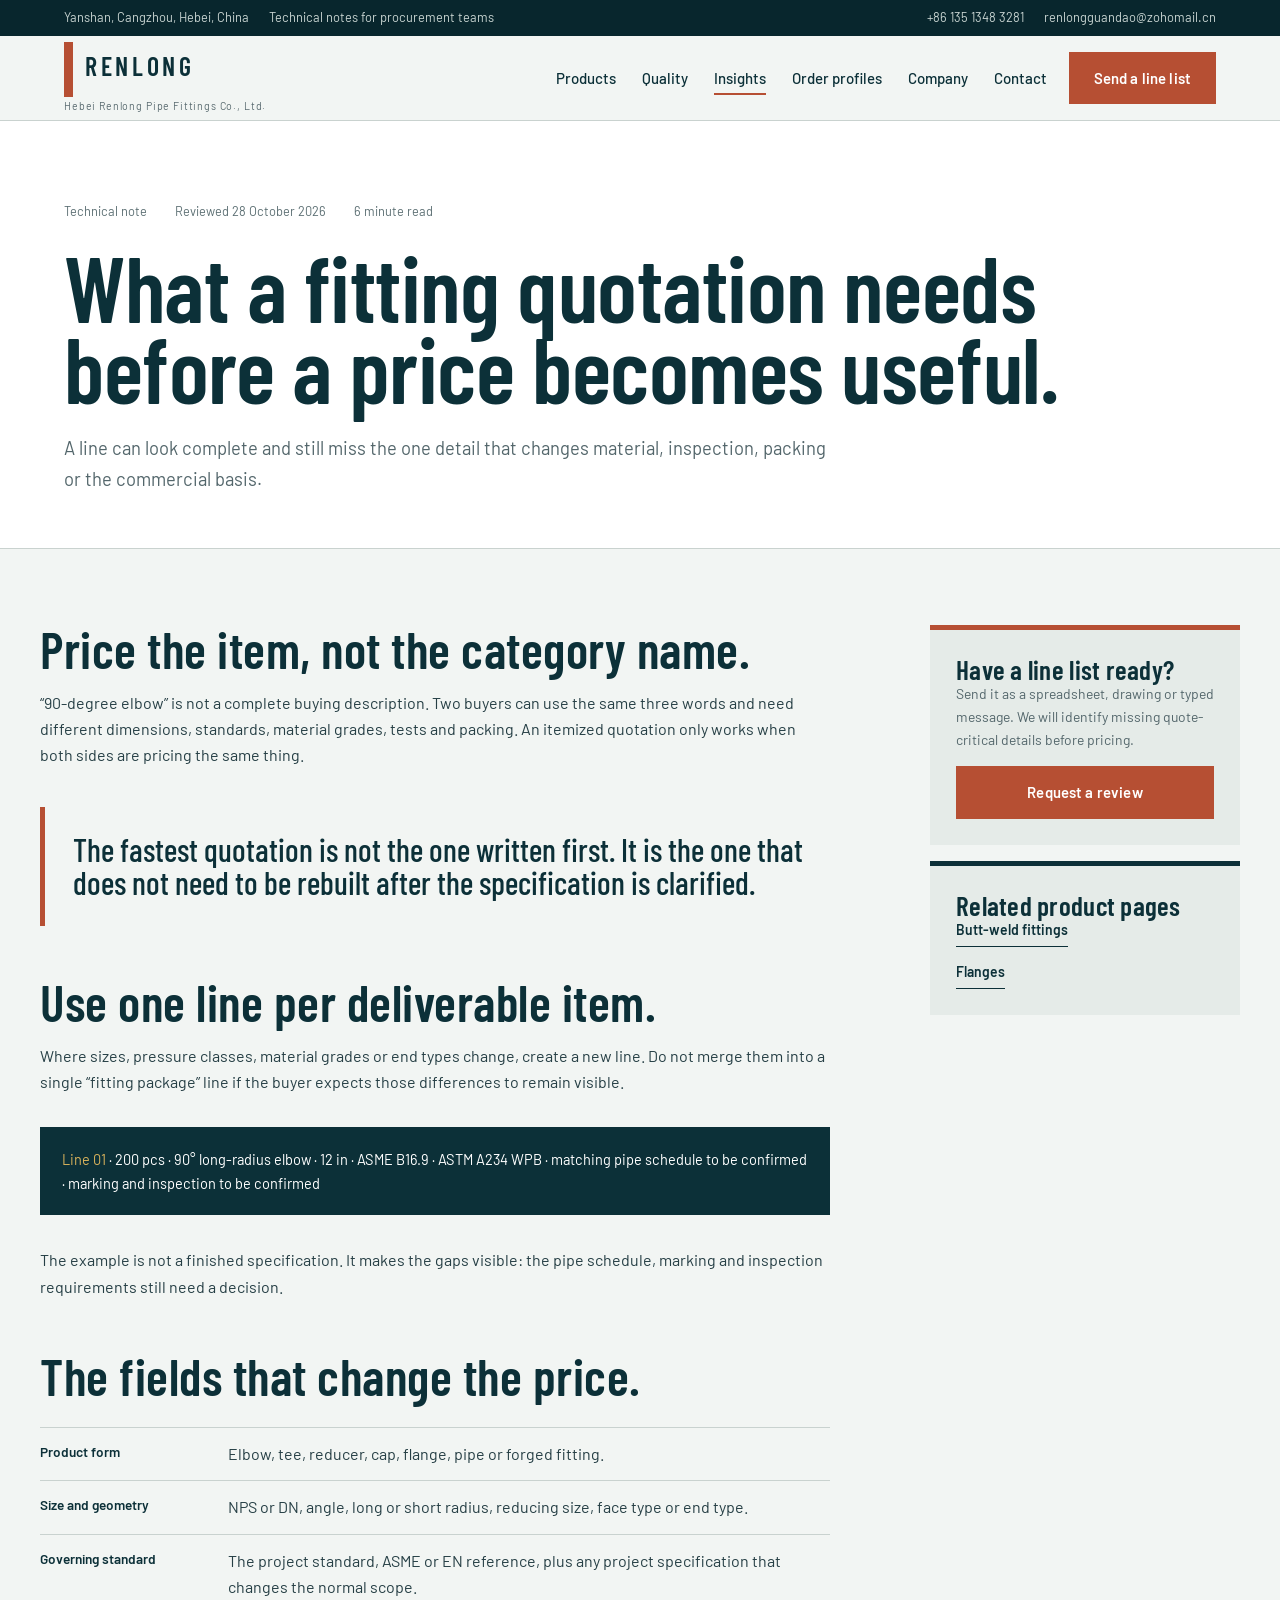
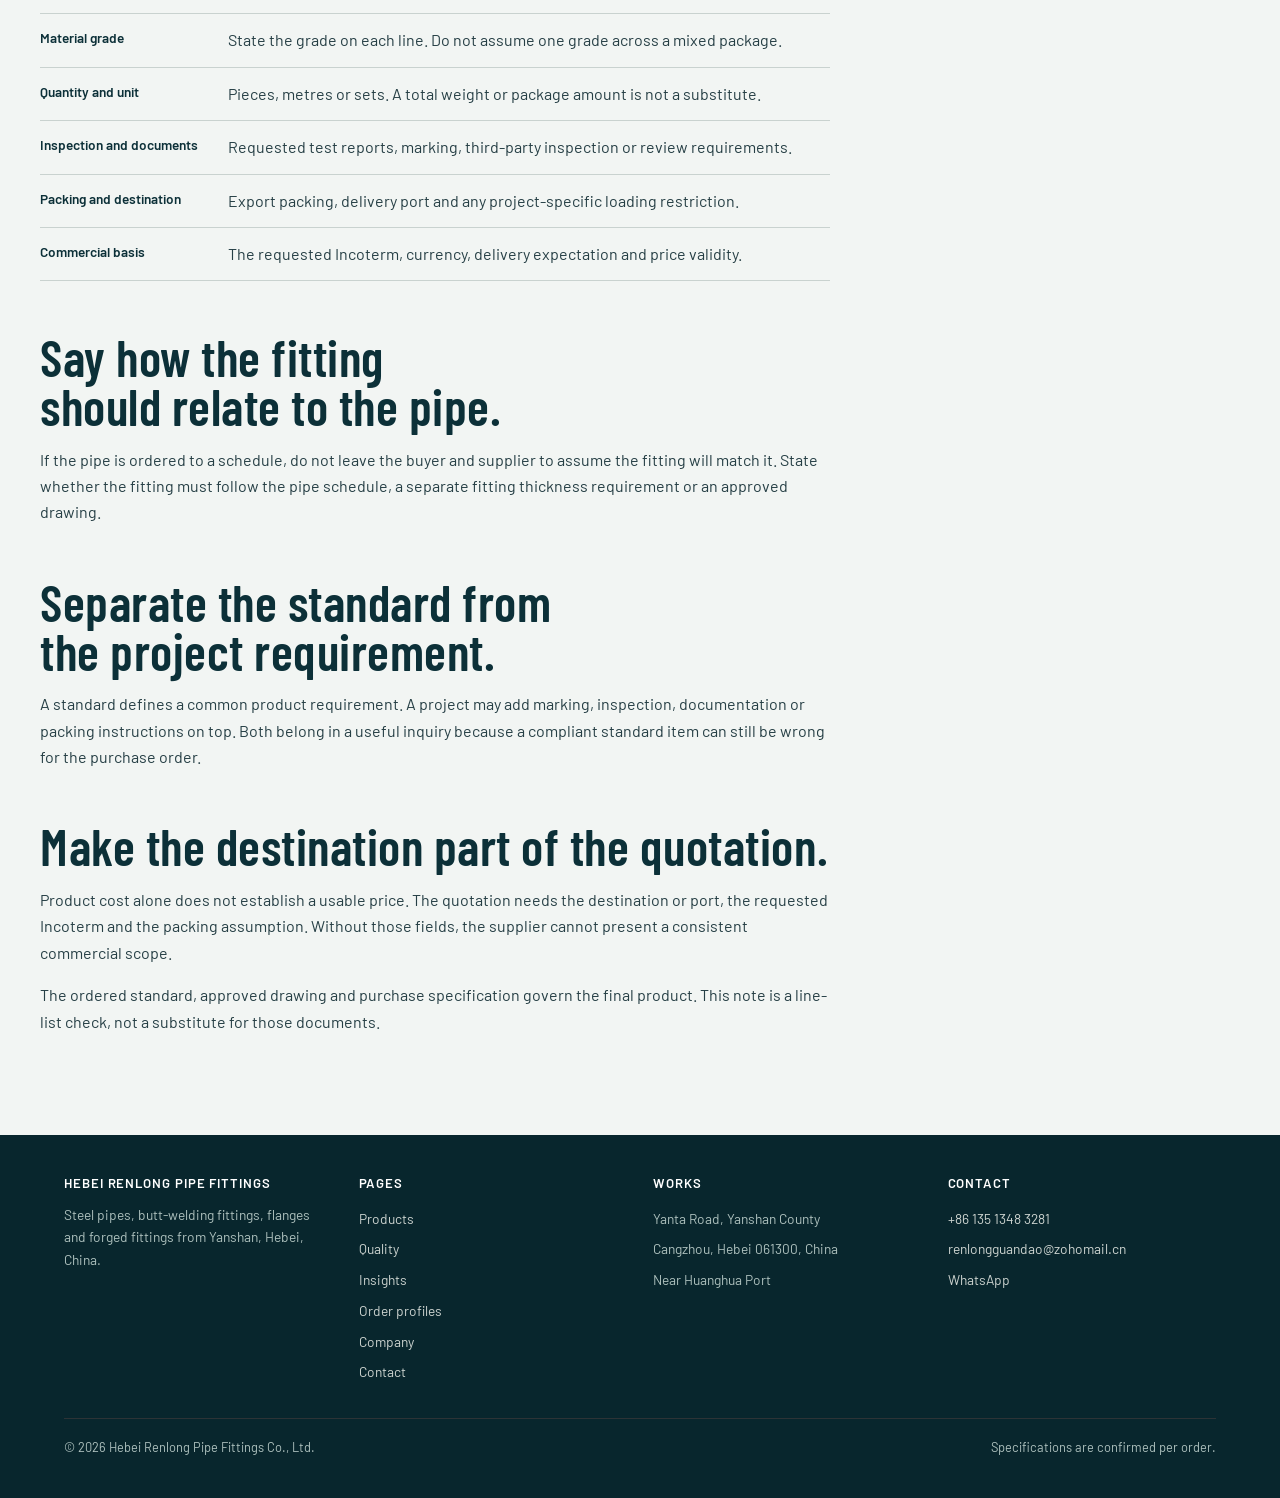
<file: insights.html>
<!DOCTYPE html>
<html lang="en">
<head>
<meta charset="utf-8">
<meta name="viewport" content="width=device-width, initial-scale=1">
<script async src="https://www.googletagmanager.com/gtag/js?id=G-M5CLG8P3M8"></script>
<script>window.dataLayer=window.dataLayer||[];function gtag(){dataLayer.push(arguments);}gtag('js',new Date());gtag('config','G-M5CLG8P3M8');</script>
<title>What a fitting quotation needs | Renlong Insights</title>
<meta name="description" content="A practical line-list checklist for requesting an itemized quotation for steel pipes, butt-welding fittings, flanges and forged fittings.">
<link rel="stylesheet" href="assets/styles.css?v=20261029-ratio">
<link rel="stylesheet" href="assets/motion.css">
<link rel="stylesheet" href="assets/v2.css?v=20261029-ratio">
<script>document.documentElement.classList.add('anim')</script>
</head>
<body class="v2">

<div class="topbar">
  <div class="wrap">
    <span>Yanshan, Cangzhou, Hebei, China</span>
    <span>Technical notes for procurement teams</span>
    <span class="spacer"></span>
    <a href="tel:+8613513483281">+86 135 1348 3281</a>
    <a href="mailto:renlongguandao@zohomail.cn">renlongguandao@zohomail.cn</a>
  </div>
</div>

<header class="masthead">
  <div class="wrap">
    <a class="wordmark" href="index.html">Renlong<small>Hebei Renlong Pipe Fittings Co., Ltd.</small></a>
    <button class="navtoggle" type="button" aria-expanded="false" aria-controls="primary-nav">Menu</button>
    <nav class="main" id="primary-nav" aria-label="Primary">
      <ul>
        <li><a href="products.html">Products</a></li>
        <li><a href="quality.html">Quality</a></li>
        <li><a href="insights.html" aria-current="page">Insights</a></li>
        <li><a href="case.html">Order profiles</a></li>
        <li><a href="about.html">Company</a></li>
        <li><a href="contact.html">Contact</a></li>
      </ul>
    </nav>
    <a class="btn" href="contact.html">Send a line list</a>
  </div>
</header>

<main>
  <article>
    <header class="v2-article-head">
      <div class="wrap">
        <div class="v2-article-meta"><span>Technical note</span><span>Reviewed 28 October 2026</span><span>6 minute read</span></div>
        <h1>What a fitting quotation needs before a price becomes useful.</h1>
        <p class="v2-article-deck">A line can look complete and still miss the one detail that changes material, inspection, packing or the commercial basis.</p>
      </div>
    </header>

    <div class="wrap v2-article-layout">
      <div class="v2-article-body">
        <h2>Price the item, not the category name.</h2>
        <p>“90-degree elbow” is not a complete buying description. Two buyers can use the same three words and need different dimensions, standards, material grades, tests and packing. An itemized quotation only works when both sides are pricing the same thing.</p>
        <blockquote>The fastest quotation is not the one written first. It is the one that does not need to be rebuilt after the specification is clarified.</blockquote>

        <h2>Use one line per deliverable item.</h2>
        <p>Where sizes, pressure classes, material grades or end types change, create a new line. Do not merge them into a single “fitting package” line if the buyer expects those differences to remain visible.</p>
        <div class="v2-line-example"><span>Line 01</span> · 200 pcs · 90° long-radius elbow · 12 in · ASME B16.9 · ASTM A234 WPB · matching pipe schedule to be confirmed · marking and inspection to be confirmed</div>
        <p>The example is not a finished specification. It makes the gaps visible: the pipe schedule, marking and inspection requirements still need a decision.</p>

        <h2>The fields that change the price.</h2>
        <ul class="v2-article-list">
          <li><strong>Product form</strong><span>Elbow, tee, reducer, cap, flange, pipe or forged fitting.</span></li>
          <li><strong>Size and geometry</strong><span>NPS or DN, angle, long or short radius, reducing size, face type or end type.</span></li>
          <li><strong>Governing standard</strong><span>The project standard, ASME or EN reference, plus any project specification that changes the normal scope.</span></li>
          <li><strong>Material grade</strong><span>State the grade on each line. Do not assume one grade across a mixed package.</span></li>
          <li><strong>Quantity and unit</strong><span>Pieces, metres or sets. A total weight or package amount is not a substitute.</span></li>
          <li><strong>Inspection and documents</strong><span>Requested test reports, marking, third-party inspection or review requirements.</span></li>
          <li><strong>Packing and destination</strong><span>Export packing, delivery port and any project-specific loading restriction.</span></li>
          <li><strong>Commercial basis</strong><span>The requested Incoterm, currency, delivery expectation and price validity.</span></li>
        </ul>

        <h2>Say how the fitting should relate to the pipe.</h2>
        <p>If the pipe is ordered to a schedule, do not leave the buyer and supplier to assume the fitting will match it. State whether the fitting must follow the pipe schedule, a separate fitting thickness requirement or an approved drawing.</p>

        <h2>Separate the standard from the project requirement.</h2>
        <p>A standard defines a common product requirement. A project may add marking, inspection, documentation or packing instructions on top. Both belong in a useful inquiry because a compliant standard item can still be wrong for the purchase order.</p>

        <h2>Make the destination part of the quotation.</h2>
        <p>Product cost alone does not establish a usable price. The quotation needs the destination or port, the requested Incoterm and the packing assumption. Without those fields, the supplier cannot present a consistent commercial scope.</p>

        <p>The ordered standard, approved drawing and purchase specification govern the final product. This note is a line-list check, not a substitute for those documents.</p>
      </div>

      <aside class="v2-aside">
        <div class="v2-aside-card">
          <h2>Have a line list ready?</h2>
          <p>Send it as a spreadsheet, drawing or typed message. We will identify missing quote-critical details before pricing.</p>
          <a class="btn" href="contact.html">Request a review</a>
        </div>
        <div class="v2-aside-card">
          <h2>Related product pages</h2>
          <p><a class="v2-textlink" href="butt-weld-fittings.html">Butt-weld fittings</a></p>
          <p><a class="v2-textlink" href="flanges.html">Flanges</a></p>
        </div>
      </aside>
    </div>
  </article>
</main>

<footer>
  <div class="wrap">
    <div class="foot-grid">
      <div><h3>Hebei Renlong Pipe Fittings</h3><p>Steel pipes, butt-welding fittings, flanges and forged fittings from Yanshan, Hebei, China.</p></div>
      <div><h3>Pages</h3><ul><li><a href="products.html">Products</a></li><li><a href="quality.html">Quality</a></li><li><a href="insights.html">Insights</a></li><li><a href="case.html">Order profiles</a></li><li><a href="about.html">Company</a></li><li><a href="contact.html">Contact</a></li></ul></div>
      <div><h3>Works</h3><ul><li>Yanta Road, Yanshan County</li><li>Cangzhou, Hebei 061300, China</li><li>Near Huanghua Port</li></ul></div>
      <div><h3>Contact</h3><ul><li><a href="tel:+8613513483281">+86 135 1348 3281</a></li><li><a href="mailto:renlongguandao@zohomail.cn">renlongguandao@zohomail.cn</a></li><li><a href="https://wa.me/8613513483281">WhatsApp</a></li></ul></div>
    </div>
    <div class="footnote"><span>&copy; 2026 Hebei Renlong Pipe Fittings Co., Ltd.</span><span class="spacer">Specifications are confirmed per order.</span></div>
  </div>
</footer>

<script src="assets/site.js"></script>
<script src="assets/v2.js"></script>
</body>
</html>
</file>
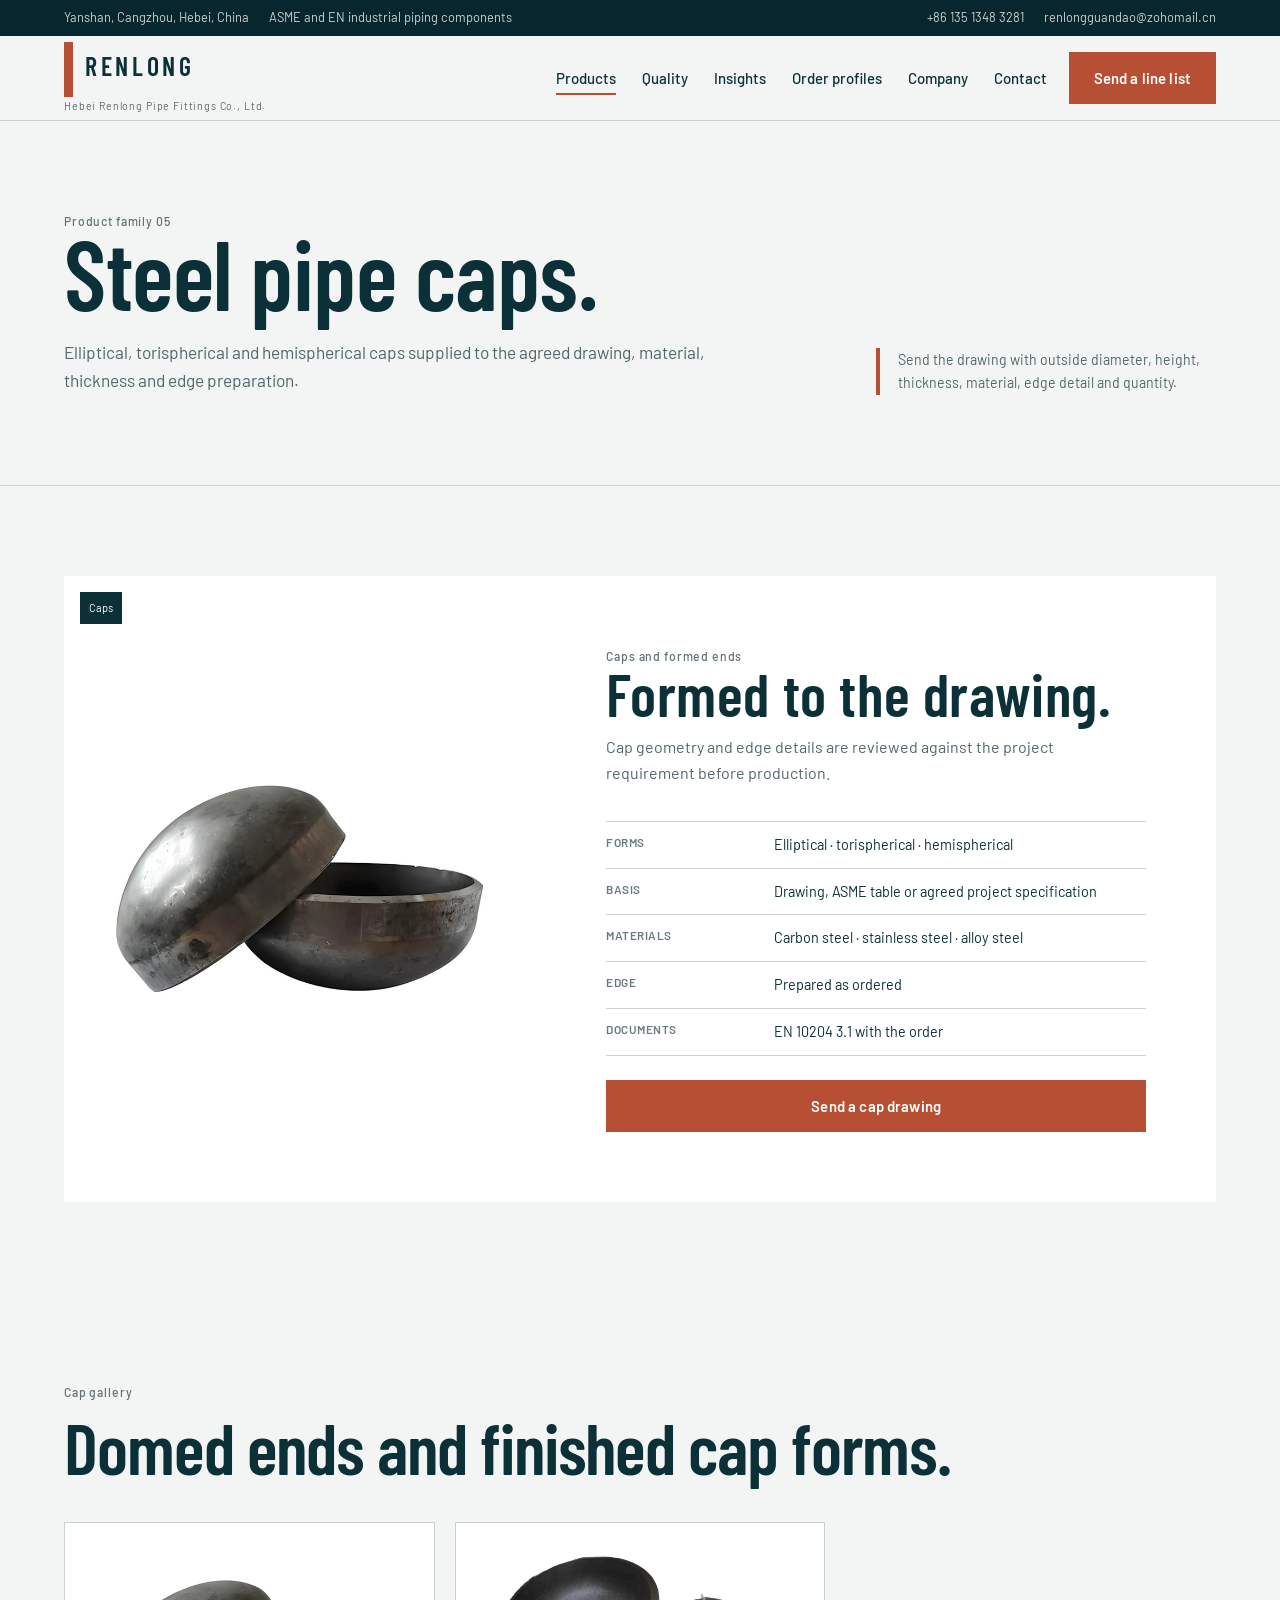
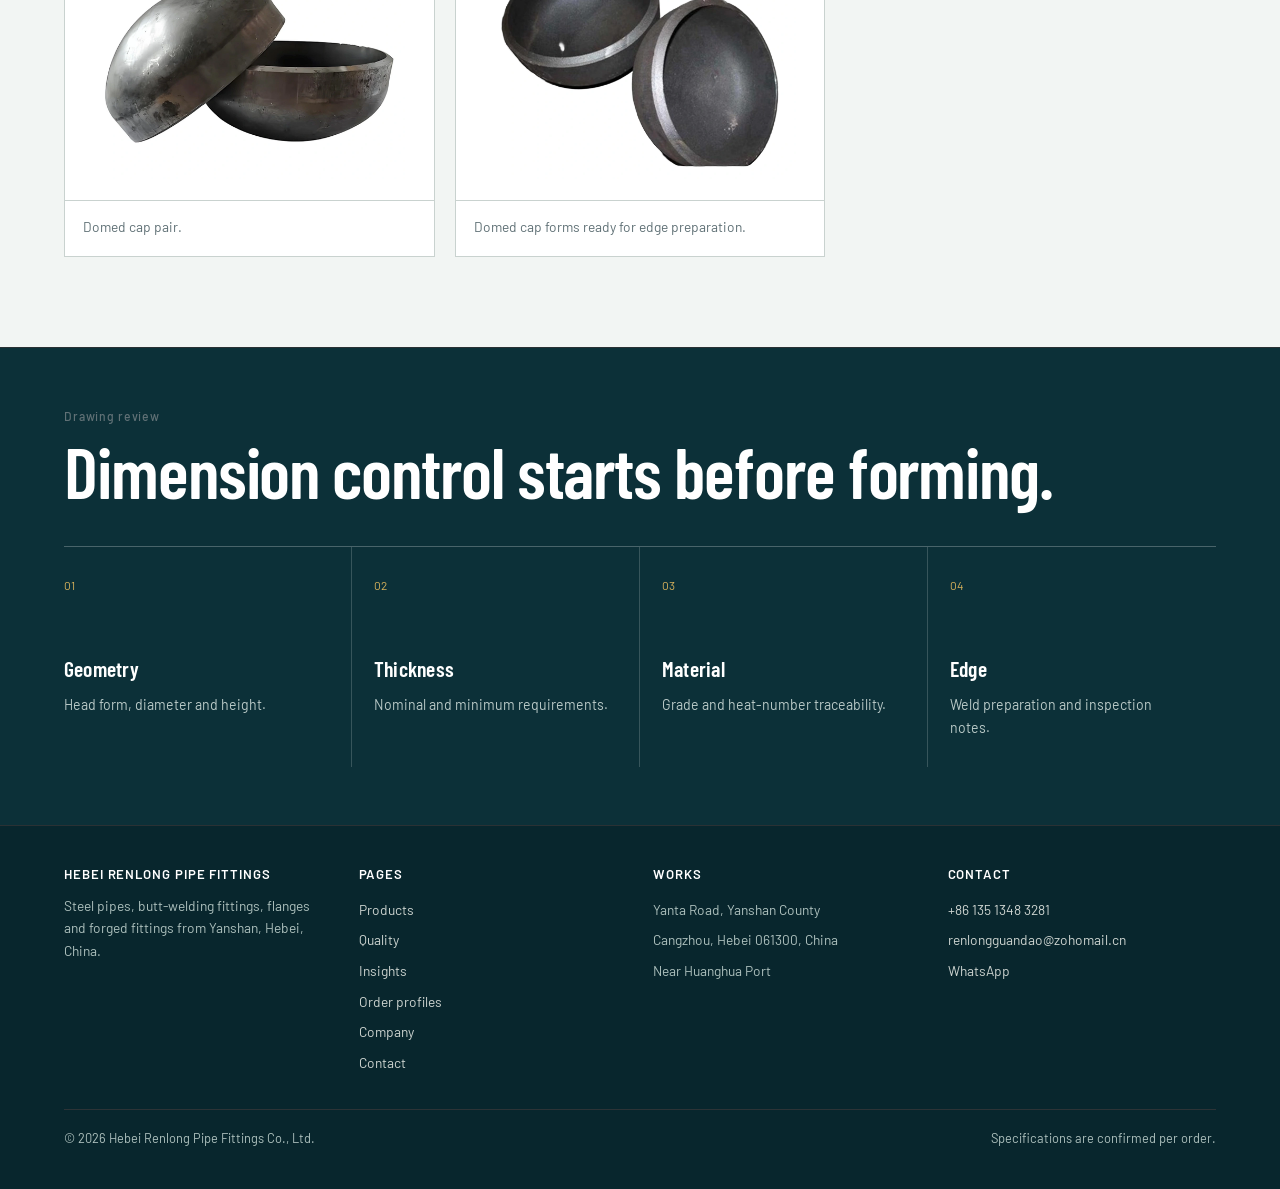
<file: pipe-caps.html>
<!DOCTYPE html>
<html lang="en">
<head>
<meta charset="utf-8">
<meta name="viewport" content="width=device-width, initial-scale=1">
<script async src="https://www.googletagmanager.com/gtag/js?id=G-M5CLG8P3M8"></script>
<script>window.dataLayer=window.dataLayer||[];function gtag(){dataLayer.push(arguments);}gtag('js',new Date());gtag('config','G-M5CLG8P3M8');</script>
<title>Steel Pipe Caps | Hebei Renlong</title>
<meta name="description" content="Elliptical, torispherical and hemispherical pipe caps made to drawing in carbon steel, stainless steel and alloy steel.">
<link rel="stylesheet" href="assets/styles.css?v=20261029-ratio">
<link rel="stylesheet" href="assets/motion.css">
<link rel="stylesheet" href="assets/v2.css?v=20261029-ratio">
<script>document.documentElement.classList.add('anim')</script>
</head>
<body class="v2">
<div class="topbar"><div class="wrap"><span>Yanshan, Cangzhou, Hebei, China</span><span>ASME and EN industrial piping components</span><span class="spacer"></span><a href="tel:+8613513483281">+86 135 1348 3281</a><a href="mailto:renlongguandao@zohomail.cn">renlongguandao@zohomail.cn</a></div></div>
<header class="masthead"><div class="wrap"><a class="wordmark" href="index.html">Renlong<small>Hebei Renlong Pipe Fittings Co., Ltd.</small></a><button class="navtoggle" type="button" aria-expanded="false" aria-controls="primary-nav">Menu</button><nav class="main" id="primary-nav" aria-label="Primary"><ul><li><a href="products.html" aria-current="page">Products</a></li><li><a href="quality.html">Quality</a></li><li><a href="insights.html">Insights</a></li><li><a href="case.html">Order profiles</a></li><li><a href="about.html">Company</a></li><li><a href="contact.html">Contact</a></li></ul></nav><a class="btn" href="contact.html">Send a line list</a></div></header>
<main>
  <section class="v2-pagehead" aria-labelledby="page-title"><div class="wrap v2-pagehead-grid"><div><div class="dim">Product family 05</div><h1 id="page-title">Steel pipe caps.</h1><p>Elliptical, torispherical and hemispherical caps supplied to the agreed drawing, material, thickness and edge preparation.</p></div><div class="v2-sidenote">Send the drawing with outside diameter, height, thickness, material, edge detail and quantity.</div></div></section>
  <section><div class="wrap"><article class="v2-product v2-reveal"><div class="v2-product-media"><img src="assets/img/catalog-v4/pipe-caps.webp" width="1600" height="1200" alt="Carbon steel pipe caps on a white background"><span class="v2-product-label">Caps</span></div><div class="v2-product-copy"><div class="dim">Caps and formed ends</div><h2>Formed to the drawing.</h2><p>Cap geometry and edge details are reviewed against the project requirement before production.</p><div class="v2-spec-list"><div class="v2-spec-row"><b>Forms</b><span>Elliptical · torispherical · hemispherical</span></div><div class="v2-spec-row"><b>Basis</b><span>Drawing, ASME table or agreed project specification</span></div><div class="v2-spec-row"><b>Materials</b><span>Carbon steel · stainless steel · alloy steel</span></div><div class="v2-spec-row"><b>Edge</b><span>Prepared as ordered</span></div><div class="v2-spec-row"><b>Documents</b><span>EN 10204 3.1 with the order</span></div></div><a class="btn" href="contact.html">Send a cap drawing</a></div></article></div></section>
  <section class="v2-gallery-section"><div class="wrap"><div class="sechead v2-reveal"><div class="dim">Cap gallery</div><h2>Domed ends and finished cap forms.</h2></div><div class="v2-gallery-grid v2-reveal"><figure><img src="assets/img/gallery/caps-range.webp" width="1200" height="900" alt="Carbon steel pipe caps on a white background" loading="lazy" decoding="async"><figcaption>Domed cap pair.</figcaption></figure><figure><img src="assets/img/gallery/caps-domed.webp" width="1200" height="900" alt="Domed pipe caps on a white background" loading="lazy" decoding="async"><figcaption>Domed cap forms ready for edge preparation.</figcaption></figure></div></div></section>
  <section class="band tight"><div class="wrap"><div class="sechead v2-reveal"><div class="dim on-dark">Drawing review</div><h2>Dimension control starts before forming.</h2></div><div class="v2-process"><div class="v2-process-step"><span>01</span><h3>Geometry</h3><p>Head form, diameter and height.</p></div><div class="v2-process-step"><span>02</span><h3>Thickness</h3><p>Nominal and minimum requirements.</p></div><div class="v2-process-step"><span>03</span><h3>Material</h3><p>Grade and heat-number traceability.</p></div><div class="v2-process-step"><span>04</span><h3>Edge</h3><p>Weld preparation and inspection notes.</p></div></div></div></section>
</main>
<footer><div class="wrap"><div class="foot-grid"><div><h3>Hebei Renlong Pipe Fittings</h3><p>Steel pipes, butt-welding fittings, flanges and forged fittings from Yanshan, Hebei, China.</p></div><div><h3>Pages</h3><ul><li><a href="products.html">Products</a></li><li><a href="quality.html">Quality</a></li><li><a href="insights.html">Insights</a></li><li><a href="case.html">Order profiles</a></li><li><a href="about.html">Company</a></li><li><a href="contact.html">Contact</a></li></ul></div><div><h3>Works</h3><ul><li>Yanta Road, Yanshan County</li><li>Cangzhou, Hebei 061300, China</li><li>Near Huanghua Port</li></ul></div><div><h3>Contact</h3><ul><li><a href="tel:+8613513483281">+86 135 1348 3281</a></li><li><a href="mailto:renlongguandao@zohomail.cn">renlongguandao@zohomail.cn</a></li><li><a href="https://wa.me/8613513483281">WhatsApp</a></li></ul></div></div><div class="footnote"><span>&copy; 2026 Hebei Renlong Pipe Fittings Co., Ltd.</span><span class="spacer">Specifications are confirmed per order.</span></div></div></footer>
<script src="assets/site.js"></script><script src="assets/v2.js"></script>
</body>
</html>
</file>
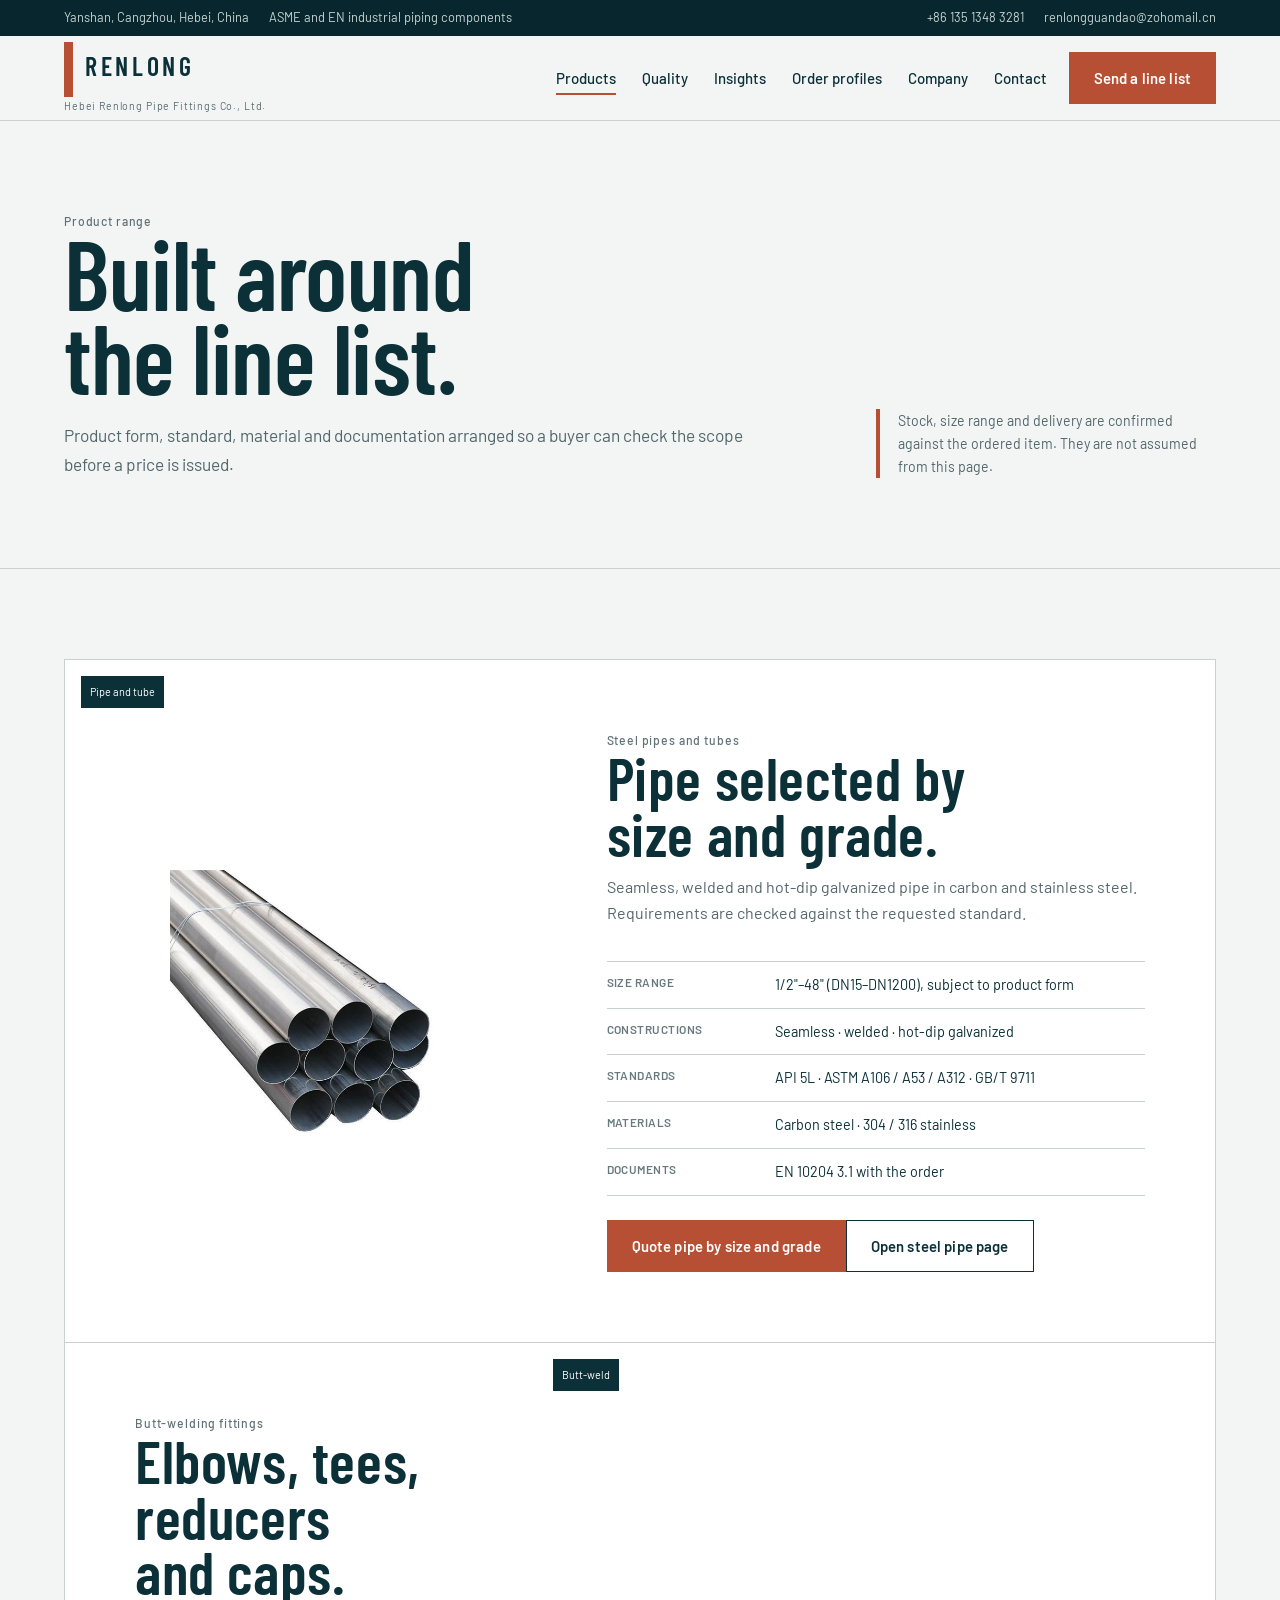
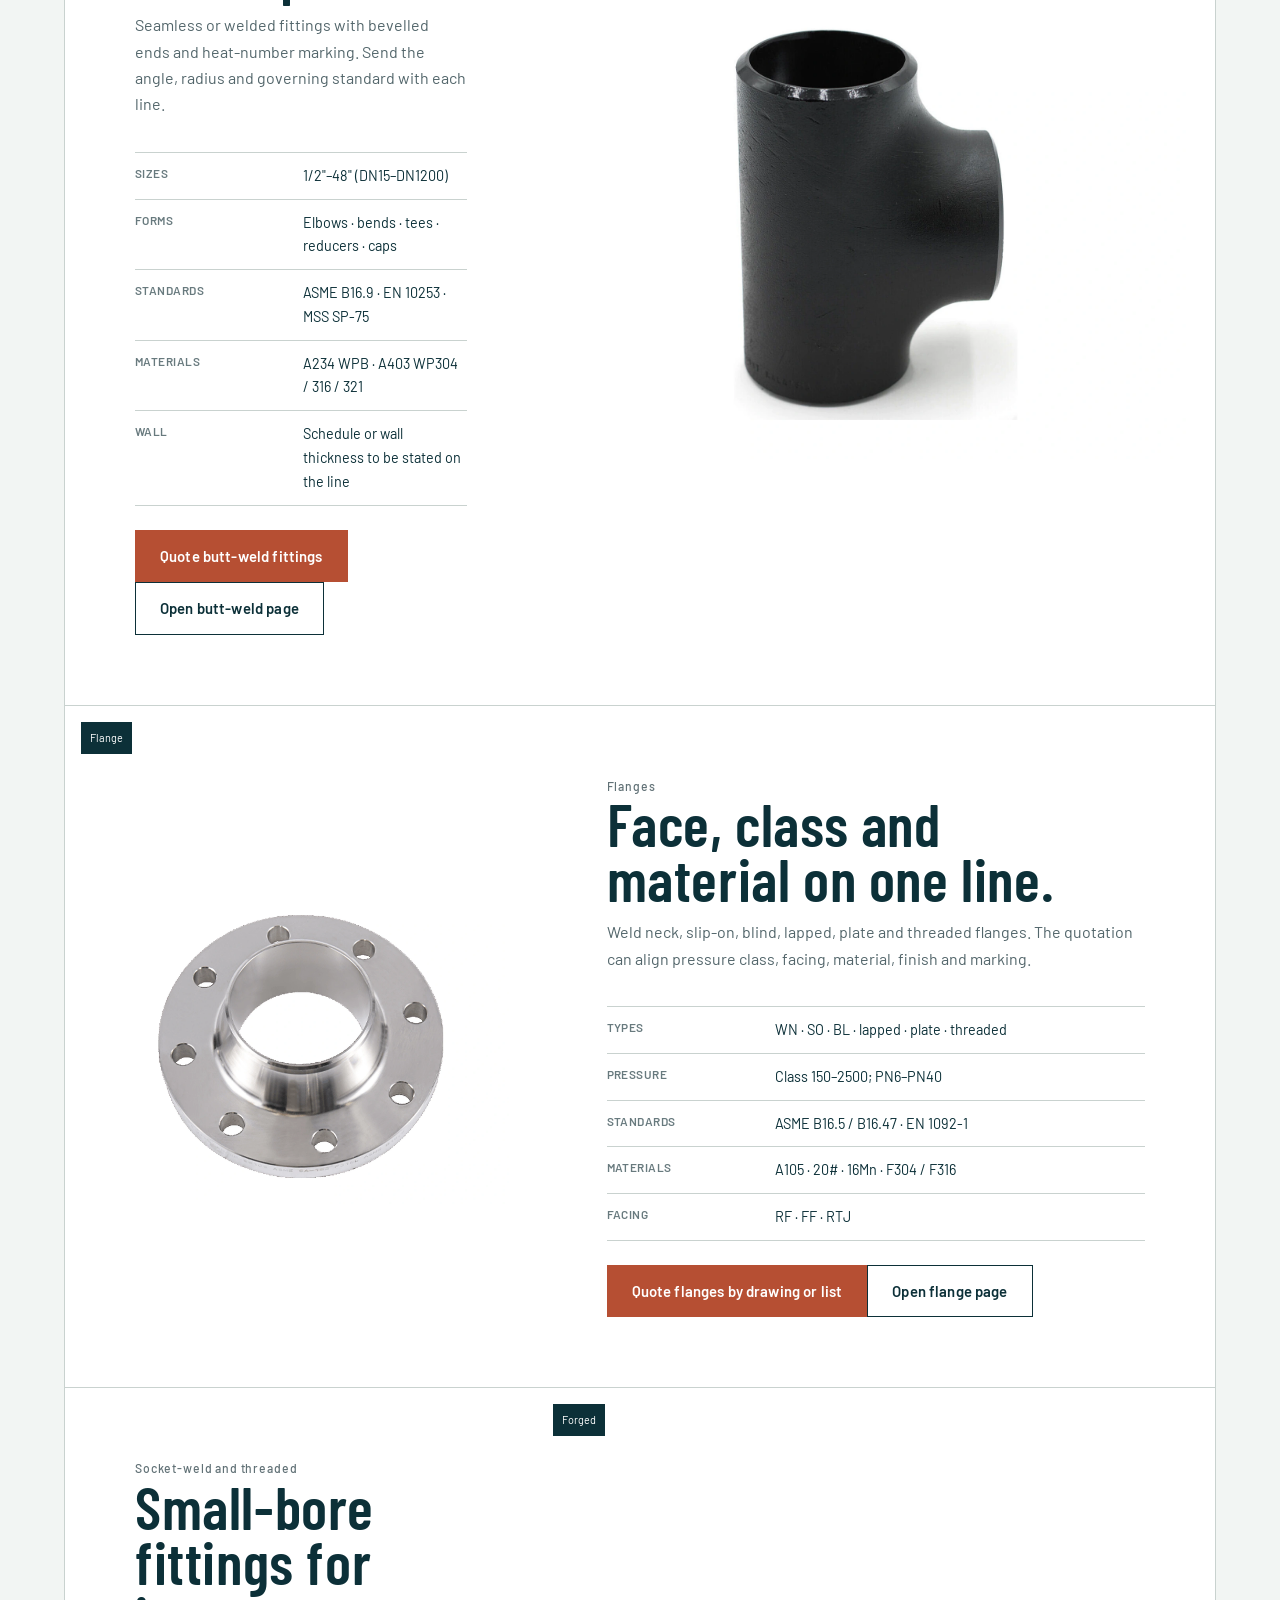
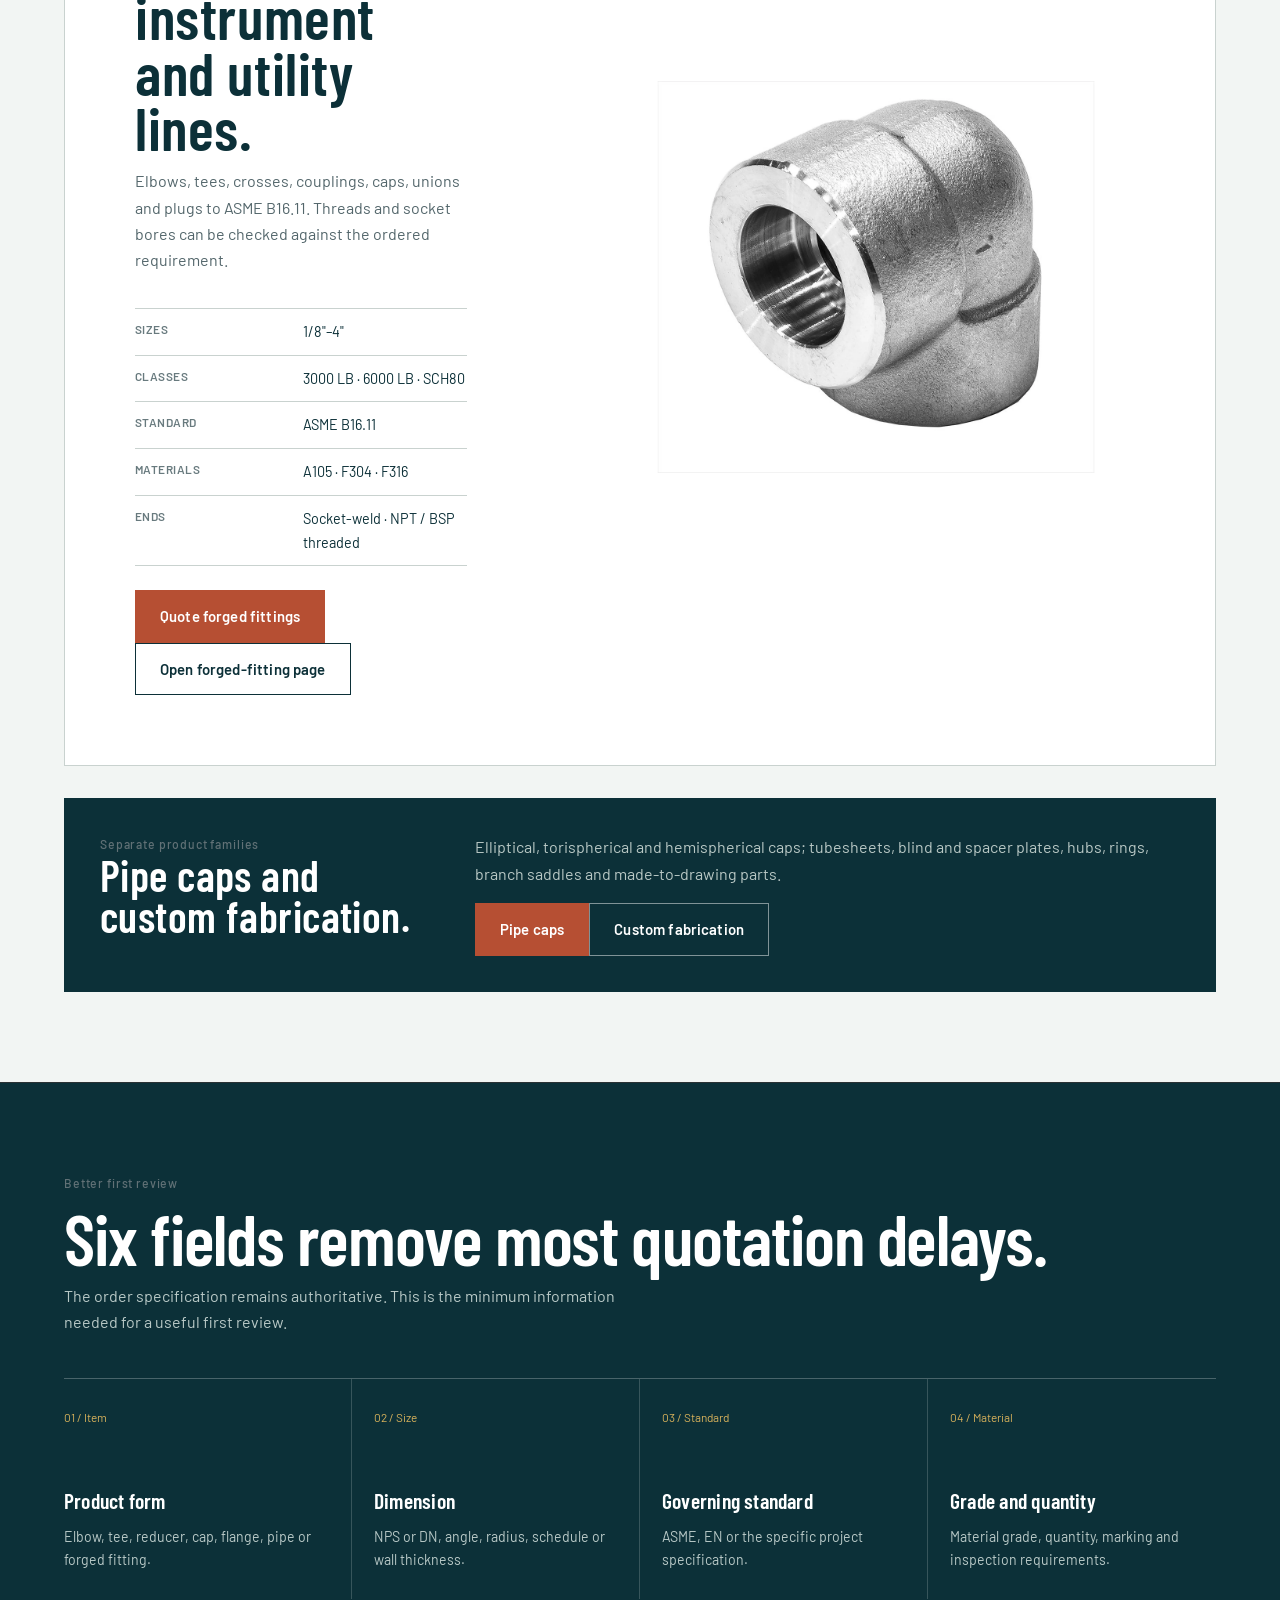
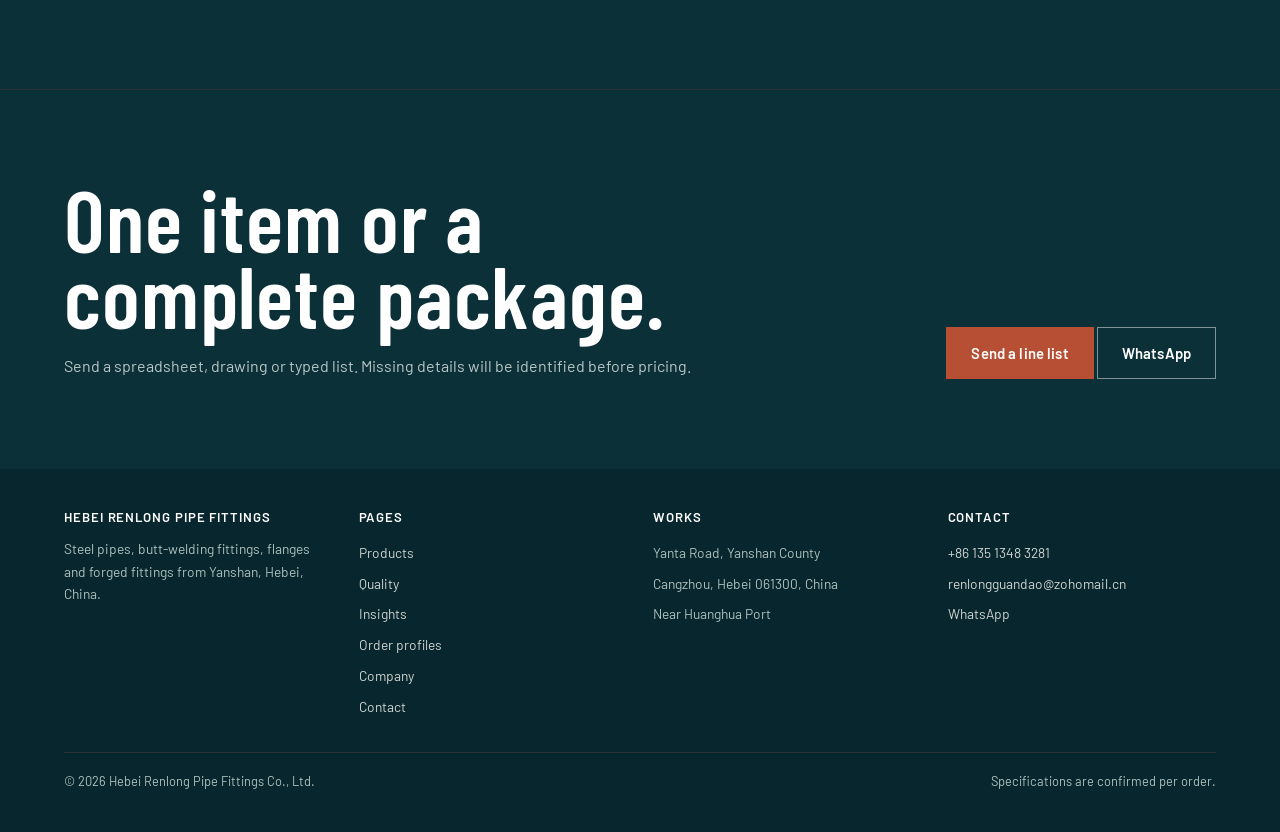
<file: products.html>
<!DOCTYPE html>
<html lang="en">
<head>
<meta charset="utf-8">
<meta name="viewport" content="width=device-width, initial-scale=1">
<script async src="https://www.googletagmanager.com/gtag/js?id=G-M5CLG8P3M8"></script>
<script>window.dataLayer=window.dataLayer||[];function gtag(){dataLayer.push(arguments);}gtag('js',new Date());gtag('config','G-M5CLG8P3M8');</script>
<title>Products — six piping component groups | Renlong</title>
<meta name="description" content="Renlong product range: steel pipes, butt-weld fittings, flanges, forged fittings, pipe caps and custom fabrication. Each product group has its own specification page.">
<link rel="stylesheet" href="assets/styles.css?v=20261029-ratio">
<link rel="stylesheet" href="assets/motion.css">
<link rel="stylesheet" href="assets/v2.css?v=20261029-ratio">
<script>document.documentElement.classList.add('anim')</script>
</head>
<body class="v2">

<div class="topbar">
  <div class="wrap">
    <span>Yanshan, Cangzhou, Hebei, China</span>
    <span>ASME and EN industrial piping components</span>
    <span class="spacer"></span>
    <a href="tel:+8613513483281">+86 135 1348 3281</a>
    <a href="mailto:renlongguandao@zohomail.cn">renlongguandao@zohomail.cn</a>
  </div>
</div>

<header class="masthead">
  <div class="wrap">
    <a class="wordmark" href="index.html">Renlong<small>Hebei Renlong Pipe Fittings Co., Ltd.</small></a>
    <button class="navtoggle" type="button" aria-expanded="false" aria-controls="primary-nav">Menu</button>
    <nav class="main" id="primary-nav" aria-label="Primary">
      <ul>
        <li><a href="products.html" aria-current="page">Products</a></li>
        <li><a href="quality.html">Quality</a></li>
        <li><a href="insights.html">Insights</a></li>
        <li><a href="case.html">Order profiles</a></li>
        <li><a href="about.html">Company</a></li>
        <li><a href="contact.html">Contact</a></li>
      </ul>
    </nav>
    <a class="btn" href="contact.html">Send a line list</a>
  </div>
</header>

<main>
  <section class="v2-pagehead">
    <div class="wrap v2-pagehead-grid">
      <div>
        <div class="dim">Product range</div>
        <h1>Built around the line list.</h1>
        <p>Product form, standard, material and documentation arranged so a buyer can check the scope before a price is issued.</p>
      </div>
      <div class="v2-sidenote">Stock, size range and delivery are confirmed against the ordered item. They are not assumed from this page.</div>
    </div>
  </section>

  <section>
    <div class="wrap">
      <div class="v2-products">
        <article class="v2-product v2-reveal" id="pipes">
          <div class="v2-product-media">
            <img src="assets/img/catalog-v4/pipe-tubes.webp" width="1600" height="1200" alt="Steel pipes and tubes on a white background" loading="lazy" decoding="async">
            <span class="v2-product-label">Pipe and tube</span>
          </div>
          <div class="v2-product-copy">
            <div class="dim">Steel pipes and tubes</div>
            <h2>Pipe selected by size and grade.</h2>
            <p>Seamless, welded and hot-dip galvanized pipe in carbon and stainless steel. Requirements are checked against the requested standard.</p>
            <div class="v2-spec-list">
              <div class="v2-spec-row"><b>Size range</b><span>1/2"–48" (DN15–DN1200), subject to product form</span></div>
              <div class="v2-spec-row"><b>Constructions</b><span>Seamless · welded · hot-dip galvanized</span></div>
              <div class="v2-spec-row"><b>Standards</b><span>API 5L · ASTM A106 / A53 / A312 · GB/T 9711</span></div>
              <div class="v2-spec-row"><b>Materials</b><span>Carbon steel · 304 / 316 stainless</span></div>
              <div class="v2-spec-row"><b>Documents</b><span>EN 10204 3.1 with the order</span></div>
            </div>
            <div class="actions"><a class="btn" href="contact.html">Quote pipe by size and grade</a><a class="btn ghost" href="steel-pipes.html">Open steel pipe page</a></div>
          </div>
        </article>

        <article class="v2-product v2-reveal" id="butt-welding">
          <div class="v2-product-media">
            <img src="assets/img/catalog-v4/butt-weld-fittings.webp" width="1600" height="1200" alt="Carbon steel butt-weld tee on a white background" loading="lazy" decoding="async">
            <span class="v2-product-label">Butt-weld</span>
          </div>
          <div class="v2-product-copy">
            <div class="dim">Butt-welding fittings</div>
            <h2>Elbows, tees, reducers and caps.</h2>
            <p>Seamless or welded fittings with bevelled ends and heat-number marking. Send the angle, radius and governing standard with each line.</p>
            <div class="v2-spec-list">
              <div class="v2-spec-row"><b>Sizes</b><span>1/2"–48" (DN15–DN1200)</span></div>
              <div class="v2-spec-row"><b>Forms</b><span>Elbows · bends · tees · reducers · caps</span></div>
              <div class="v2-spec-row"><b>Standards</b><span>ASME B16.9 · EN 10253 · MSS SP-75</span></div>
              <div class="v2-spec-row"><b>Materials</b><span>A234 WPB · A403 WP304 / 316 / 321</span></div>
              <div class="v2-spec-row"><b>Wall</b><span>Schedule or wall thickness to be stated on the line</span></div>
            </div>
            <div class="actions"><a class="btn" href="contact.html">Quote butt-weld fittings</a><a class="btn ghost" href="butt-weld-fittings.html">Open butt-weld page</a></div>
          </div>
        </article>

        <article class="v2-product v2-reveal" id="flanges">
          <div class="v2-product-media">
            <img src="assets/img/catalog-v4/flanges.webp" width="1600" height="1200" alt="Weld-neck flange on a white background" loading="lazy" decoding="async">
            <span class="v2-product-label">Flange</span>
          </div>
          <div class="v2-product-copy">
            <div class="dim">Flanges</div>
            <h2>Face, class and material on one line.</h2>
            <p>Weld neck, slip-on, blind, lapped, plate and threaded flanges. The quotation can align pressure class, facing, material, finish and marking.</p>
            <div class="v2-spec-list">
              <div class="v2-spec-row"><b>Types</b><span>WN · SO · BL · lapped · plate · threaded</span></div>
              <div class="v2-spec-row"><b>Pressure</b><span>Class 150–2500; PN6–PN40</span></div>
              <div class="v2-spec-row"><b>Standards</b><span>ASME B16.5 / B16.47 · EN 1092-1</span></div>
              <div class="v2-spec-row"><b>Materials</b><span>A105 · 20# · 16Mn · F304 / F316</span></div>
              <div class="v2-spec-row"><b>Facing</b><span>RF · FF · RTJ</span></div>
            </div>
            <div class="actions"><a class="btn" href="contact.html">Quote flanges by drawing or list</a><a class="btn ghost" href="flanges.html">Open flange page</a></div>
          </div>
        </article>

        <article class="v2-product v2-reveal" id="forged">
          <div class="v2-product-media">
            <img src="assets/img/catalog-v4/forged-fittings.webp" width="1600" height="1200" alt="Forged socket-weld elbow on a white background" loading="lazy" decoding="async">
            <span class="v2-product-label">Forged</span>
          </div>
          <div class="v2-product-copy">
            <div class="dim">Socket-weld and threaded</div>
            <h2>Small-bore fittings for instrument and utility lines.</h2>
            <p>Elbows, tees, crosses, couplings, caps, unions and plugs to ASME B16.11. Threads and socket bores can be checked against the ordered requirement.</p>
            <div class="v2-spec-list">
              <div class="v2-spec-row"><b>Sizes</b><span>1/8"–4"</span></div>
              <div class="v2-spec-row"><b>Classes</b><span>3000 LB · 6000 LB · SCH80</span></div>
              <div class="v2-spec-row"><b>Standard</b><span>ASME B16.11</span></div>
              <div class="v2-spec-row"><b>Materials</b><span>A105 · F304 · F316</span></div>
              <div class="v2-spec-row"><b>Ends</b><span>Socket-weld · NPT / BSP threaded</span></div>
            </div>
            <div class="actions"><a class="btn" href="contact.html">Quote forged fittings</a><a class="btn ghost" href="forged-fittings.html">Open forged-fitting page</a></div>
          </div>
        </article>
      </div>

      <div class="v2-custom-note v2-reveal" id="caps">
        <div>
          <div class="dim on-dark">Separate product families</div>
          <h2>Pipe caps and custom fabrication.</h2>
        </div>
        <div>
          <p>Elliptical, torispherical and hemispherical caps; tubesheets, blind and spacer plates, hubs, rings, branch saddles and made-to-drawing parts.</p>
          <div class="actions"><a class="btn" href="pipe-caps.html">Pipe caps</a><a class="btn on-dark" href="custom-fabrication.html">Custom fabrication</a></div>
        </div>
      </div>
    </div>
  </section>

  <section class="band">
    <div class="wrap">
      <div class="sechead v2-reveal">
        <div class="dim on-dark">Better first review</div>
        <h2>Six fields remove most quotation delays.</h2>
        <p>The order specification remains authoritative. This is the minimum information needed for a useful first review.</p>
      </div>
      <div class="v2-process">
        <div class="v2-process-step v2-reveal"><span>01 / Item</span><h3>Product form</h3><p>Elbow, tee, reducer, cap, flange, pipe or forged fitting.</p></div>
        <div class="v2-process-step v2-reveal"><span>02 / Size</span><h3>Dimension</h3><p>NPS or DN, angle, radius, schedule or wall thickness.</p></div>
        <div class="v2-process-step v2-reveal"><span>03 / Standard</span><h3>Governing standard</h3><p>ASME, EN or the specific project specification.</p></div>
        <div class="v2-process-step v2-reveal"><span>04 / Material</span><h3>Grade and quantity</h3><p>Material grade, quantity, marking and inspection requirements.</p></div>
      </div>
    </div>
  </section>

  <section class="v2-cta">
    <div class="wrap v2-cta-grid v2-reveal">
      <div>
        <h2>One item or a complete package.</h2>
        <p>Send a spreadsheet, drawing or typed list. Missing details will be identified before pricing.</p>
      </div>
      <div class="actions">
        <a class="btn" href="contact.html">Send a line list</a>
        <a class="btn on-dark" href="https://wa.me/8613513483281">WhatsApp</a>
      </div>
    </div>
  </section>
</main>

<footer>
  <div class="wrap">
    <div class="foot-grid">
      <div><h3>Hebei Renlong Pipe Fittings</h3><p>Steel pipes, butt-welding fittings, flanges and forged fittings from Yanshan, Hebei, China.</p></div>
      <div>
        <h3>Pages</h3>
        <ul>
          <li><a href="products.html">Products</a></li>
          <li><a href="quality.html">Quality</a></li>
          <li><a href="insights.html">Insights</a></li>
          <li><a href="case.html">Order profiles</a></li>
          <li><a href="about.html">Company</a></li>
          <li><a href="contact.html">Contact</a></li>
        </ul>
      </div>
      <div><h3>Works</h3><ul><li>Yanta Road, Yanshan County</li><li>Cangzhou, Hebei 061300, China</li><li>Near Huanghua Port</li></ul></div>
      <div><h3>Contact</h3><ul><li><a href="tel:+8613513483281">+86 135 1348 3281</a></li><li><a href="mailto:renlongguandao@zohomail.cn">renlongguandao@zohomail.cn</a></li><li><a href="https://wa.me/8613513483281">WhatsApp</a></li></ul></div>
    </div>
    <div class="footnote"><span>&copy; 2026 Hebei Renlong Pipe Fittings Co., Ltd.</span><span class="spacer">Specifications are confirmed per order.</span></div>
  </div>
</footer>

<script src="assets/site.js"></script>
<script src="assets/v2.js"></script>
</body>
</html>
</file>
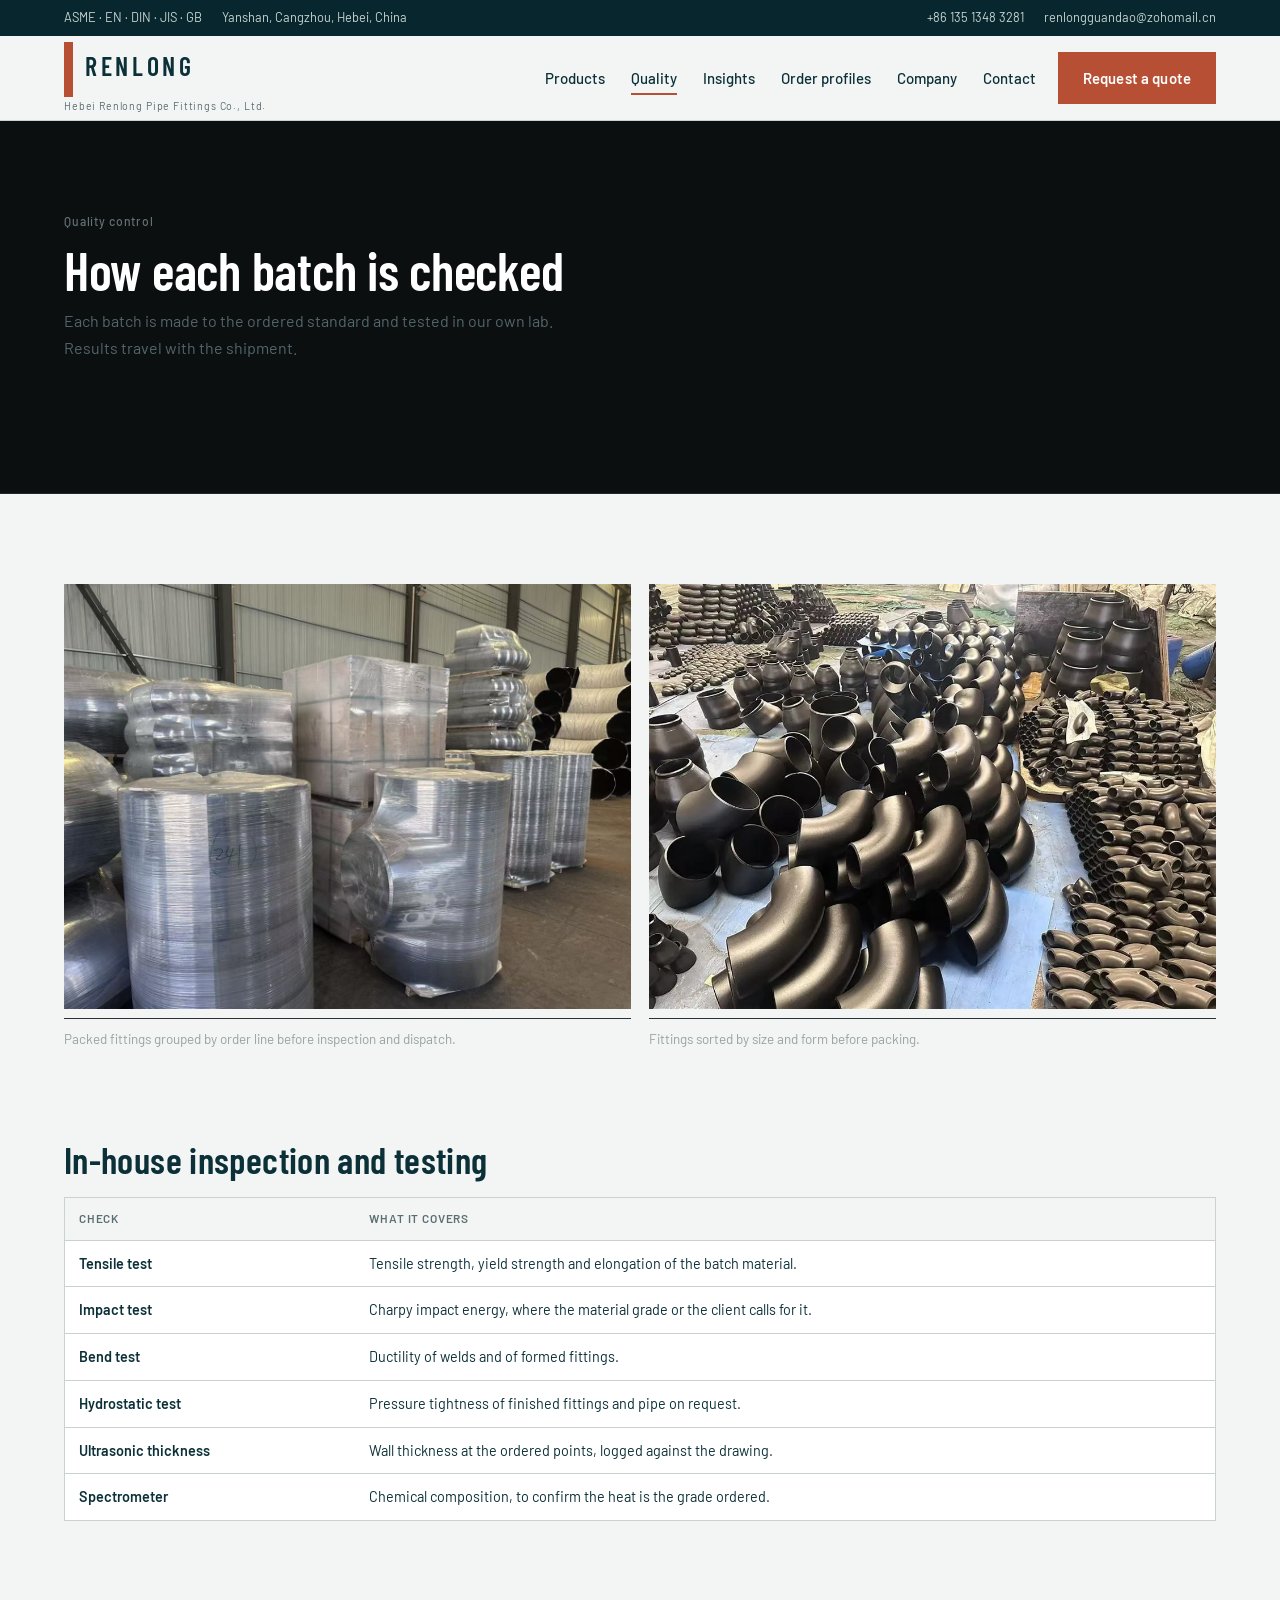
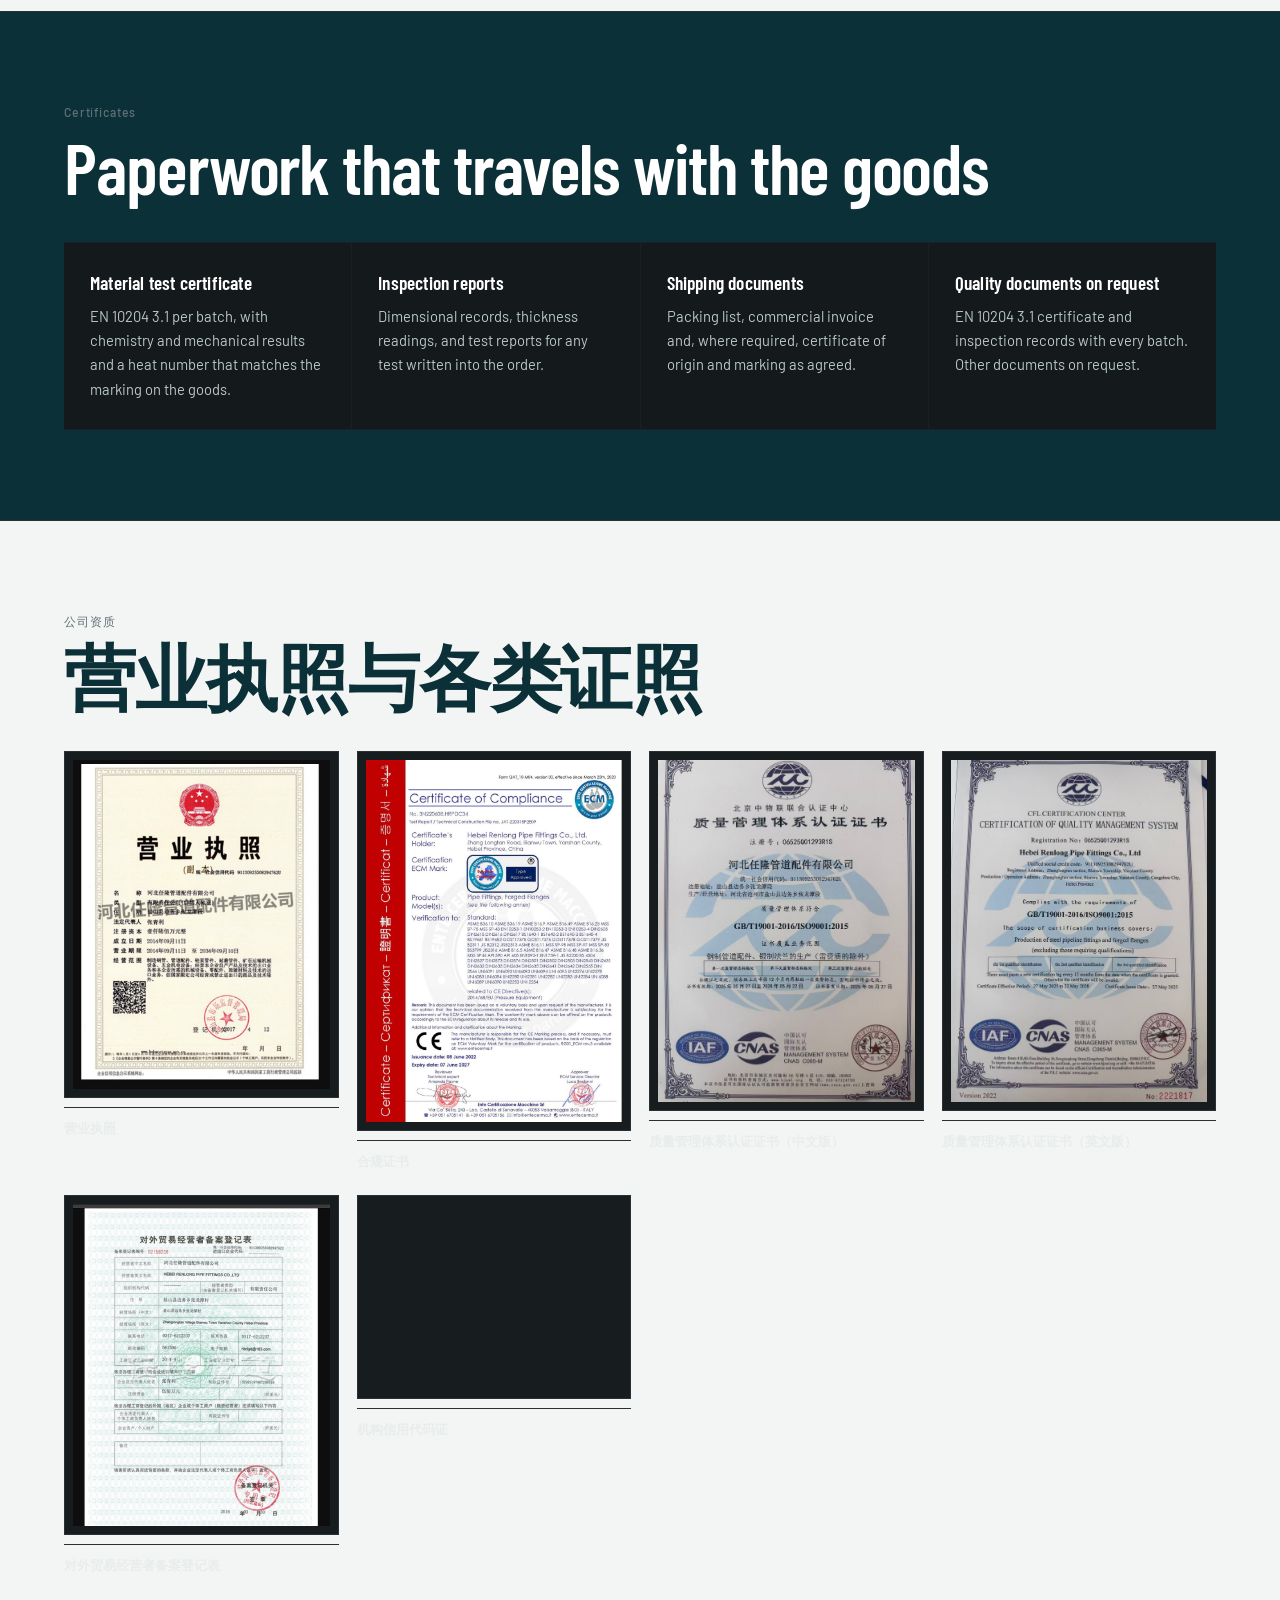
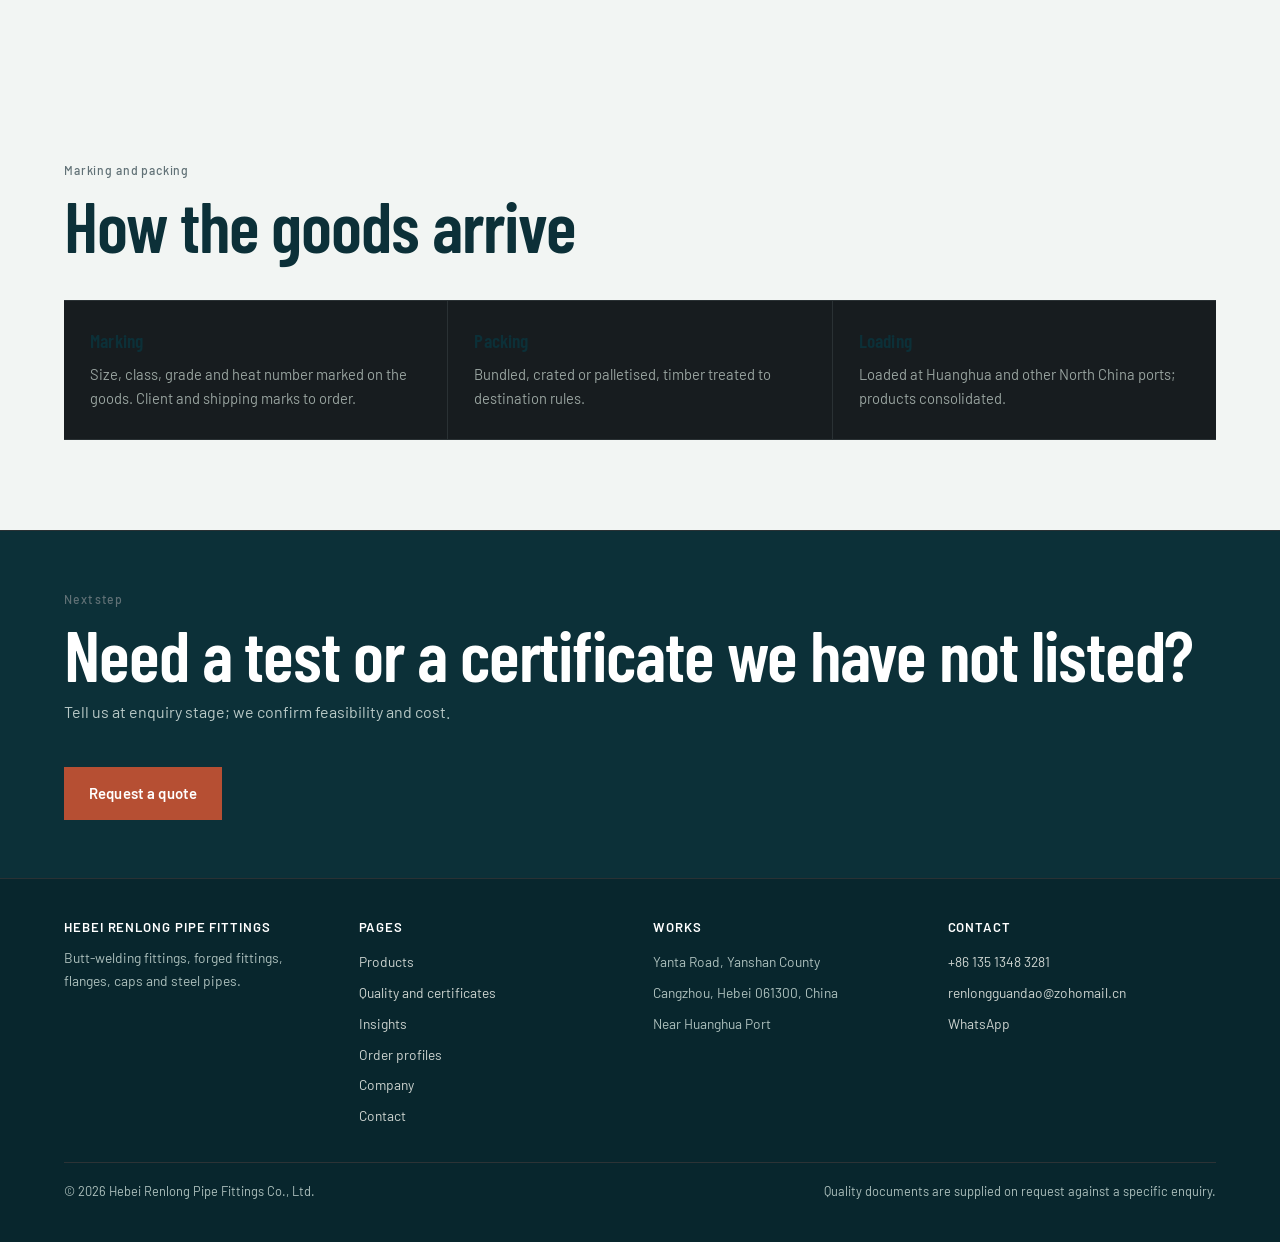
<file: quality.html>
<!DOCTYPE html>
<html lang="en">
<head>
<meta charset="utf-8">
<meta name="viewport" content="width=device-width, initial-scale=1">
<script async src="https://www.googletagmanager.com/gtag/js?id=G-M5CLG8P3M8"></script>
<script>window.dataLayer=window.dataLayer||[];function gtag(){dataLayer.push(arguments);}gtag('js',new Date());gtag('config','G-M5CLG8P3M8');</script>
<title>Quality, inspection and certificates | Renlong Pipe Fittings</title>
<meta name="description" content="Inspection and testing: tensile, impact, bend and hydrostatic tests, ultrasonic thickness, spectrometry, metallography and X-ray. EN 10204 3.1 material certificates with every shipment.">
<link rel="stylesheet" href="assets/styles.css?v=20261029-ratio">
<link rel="stylesheet" href="assets/motion.css">
<link rel="stylesheet" href="assets/v2.css?v=20261029-ratio">
<script>document.documentElement.classList.add('anim')</script>
</head>
<body class="v2">

<div class="topbar">
  <div class="wrap">
    <span>ASME &middot; EN &middot; DIN &middot; JIS &middot; GB</span>
    <span>Yanshan, Cangzhou, Hebei, China</span>
    <span class="spacer"></span>
    <a href="tel:+8613513483281">+86 135 1348 3281</a>
    <a href="mailto:renlongguandao@zohomail.cn">renlongguandao@zohomail.cn</a>
  </div>
</div>

<header class="masthead">
  <div class="wrap">
    <a class="wordmark" href="index.html">Renlong<small>Hebei Renlong Pipe Fittings Co., Ltd.</small></a>
    <button class="navtoggle" type="button" aria-expanded="false" aria-controls="primary-nav">Menu</button>
    <nav class="main" id="primary-nav" aria-label="Primary">
      <ul>
        <li><a href="products.html">Products</a></li>
        <li><a href="quality.html" aria-current="page">Quality</a></li>
        <li><a href="insights.html">Insights</a></li>
        <li><a href="case.html">Order profiles</a></li>
        <li><a href="about.html">Company</a></li>
        <li><a href="contact.html">Contact</a></li>
      </ul>
    </nav>
    <a class="btn" href="contact.html">Request a quote</a>
  </div>
</header>

<main>

  <section class="pagehead">
    <div class="wrap">
      <div class="sechead">
        <div class="dim">Quality control</div>
        <h1>How each batch is checked</h1>
        <p>
          Each batch is made to the ordered standard and tested in our own lab. Results travel with the
          shipment.
        </p>
      </div>
    </div>
  </section>

  <section>
    <div class="wrap">
      <div class="shots">
        <figure>
          <img src="assets/img/tee-large.jpg" width="1200" height="900" alt="Packed tees grouped by order line in the workshop" loading="lazy" decoding="async">
          <figcaption>Packed fittings grouped by order line before inspection and dispatch.</figcaption>
        </figure>
        <figure>
          <img src="assets/img/elbow-carbon.webp" alt="Carbon steel fittings sorted by size and form" loading="lazy" decoding="async">
          <figcaption>Fittings sorted by size and form before packing.</figcaption>
        </figure>
      </div>
    </div>
  </section>

  <section style="padding-top:0">
    <div class="wrap">
      <h2>In-house inspection and testing</h2>
      <table class="data" style="margin-top:18px">
        <thead>
          <tr><th scope="col">Check</th><th scope="col">What it covers</th></tr>
        </thead>
        <tbody>
          <tr><td>Tensile test</td><td>Tensile strength, yield strength and elongation of the batch material.</td></tr>
          <tr><td>Impact test</td><td>Charpy impact energy, where the material grade or the client calls for it.</td></tr>
          <tr><td>Bend test</td><td>Ductility of welds and of formed fittings.</td></tr>
          <tr><td>Hydrostatic test</td><td>Pressure tightness of finished fittings and pipe on request.</td></tr>
          <tr><td>Ultrasonic thickness</td><td>Wall thickness at the ordered points, logged against the drawing.</td></tr>
          <tr><td>Spectrometer</td><td>Chemical composition, to confirm the heat is the grade ordered.</td></tr>
        </tbody>
      </table>
    </div>
  </section>

  <section class="band">
    <div class="wrap">
      <div class="sechead">
        <div class="dim on-dark">Certificates</div>
        <h2>Paperwork that travels with the goods</h2>
      </div>
      <div class="facts">
        <div>
          <h3>Material test certificate</h3>
          <p>
            EN 10204 3.1 per batch, with chemistry and mechanical results and a heat number that matches the
            marking on the goods.
          </p>
        </div>
        <div>
          <h3>Inspection reports</h3>
          <p>Dimensional records, thickness readings, and test reports for any test written into the order.</p>
        </div>
        <div>
          <h3>Shipping documents</h3>
          <p>Packing list, commercial invoice and, where required, certificate of origin and marking as agreed.</p>
        </div>
        <div>
          <h3>Quality documents on request</h3>
          <p>
            EN 10204 3.1 certificate and inspection records with every batch. Other documents on request.
          </p>
        </div>
      </div>
    </div>
  </section>

  <section id="certificates">
    <div class="wrap">
      <div class="sechead">
        <div class="dim">公司资质</div>
        <h2>营业执照与各类证照</h2>
      </div>
      <div class="docs">
        <figure>
          <a href="assets/img/certs/business-license.jpg" target="_blank" rel="noopener">
            <img src="assets/img/certs/business-license.jpg" alt="营业执照" loading="lazy" decoding="async">
          </a>
          <figcaption><b>营业执照</b></figcaption>
        </figure>
        <figure>
          <a href="assets/img/certs/ecm-ce-certificate.jpg" target="_blank" rel="noopener">
            <img src="assets/img/certs/ecm-ce-certificate.jpg" alt="合规证书" loading="lazy" decoding="async">
          </a>
          <figcaption><b>合规证书</b></figcaption>
        </figure>
        <figure>
          <a href="assets/img/certs/iso9001-zh-2025.jpg" target="_blank" rel="noopener">
            <img src="assets/img/certs/iso9001-zh-2025.jpg" alt="质量管理体系认证证书 中文版" loading="lazy" decoding="async">
          </a>
          <figcaption><b>质量管理体系认证证书（中文版）</b></figcaption>
        </figure>
        <figure>
          <a href="assets/img/certs/iso9001-en-2025.jpg" target="_blank" rel="noopener">
            <img src="assets/img/certs/iso9001-en-2025.jpg" alt="质量管理体系认证证书 英文版" loading="lazy" decoding="async">
          </a>
          <figcaption><b>质量管理体系认证证书（英文版）</b></figcaption>
        </figure>
        <figure>
          <a href="assets/img/certs/foreign-trade-registration.jpg" target="_blank" rel="noopener">
            <img src="assets/img/certs/foreign-trade-registration.jpg" alt="对外贸易经营者备案登记表" loading="lazy" decoding="async">
          </a>
          <figcaption><b>对外贸易经营者备案登记表</b></figcaption>
        </figure>
        <figure>
          <a href="assets/img/certs/credit-code.jpg" target="_blank" rel="noopener">
            <img src="assets/img/certs/credit-code.jpg" alt="机构信用代码证" loading="lazy" decoding="async">
          </a>
          <figcaption><b>机构信用代码证</b></figcaption>
        </figure>
      </div>
    </div>
  </section>

  <section>
    <div class="wrap">
      <div class="sechead">
        <div class="dim">Marking and packing</div>
        <h2>How the goods arrive</h2>
      </div>
      <div class="facts">
        <div>
          <h3>Marking</h3>
          <p>
            Size, class, grade and heat number marked on the goods. Client and shipping marks to order.
          </p>
        </div>
        <div>
          <h3>Packing</h3>
          <p>
            Bundled, crated or palletised, timber treated to destination rules.
          </p>
        </div>
        <div>
          <h3>Loading</h3>
          <p>
            Loaded at Huanghua and other North China ports; products consolidated.
          </p>
        </div>
      </div>
    </div>
  </section>

  <section class="band tight">
    <div class="wrap">
      <div class="sechead">
        <div class="dim on-dark">Next step</div>
        <h2>Need a test or a certificate we have not listed?</h2>
        <p>Tell us at enquiry stage; we confirm feasibility and cost.</p>
      </div>
      <div class="actions">
        <a class="btn" href="contact.html">Request a quote</a>
      </div>
    </div>
  </section>

</main>

<footer>
  <div class="wrap">
    <div class="foot-grid">
      <div>
        <h3>Hebei Renlong Pipe Fittings</h3>
        <p>Butt-welding fittings, forged fittings, flanges, caps and steel pipes.</p>
      </div>
      <div>
        <h3>Pages</h3>
        <ul>
          <li><a href="products.html">Products</a></li>
          <li><a href="quality.html">Quality and certificates</a></li>
          <li><a href="insights.html">Insights</a></li>
          <li><a href="case.html">Order profiles</a></li>
          <li><a href="about.html">Company</a></li>
          <li><a href="contact.html">Contact</a></li>
        </ul>
      </div>
      <div>
        <h3>Works</h3>
        <ul>
          <li>Yanta Road, Yanshan County</li>
          <li>Cangzhou, Hebei 061300, China</li>
          <li>Near Huanghua Port</li>
        </ul>
      </div>
      <div>
        <h3>Contact</h3>
        <ul>
          <li><a href="tel:+8613513483281">+86 135 1348 3281</a></li>
          <li><a href="mailto:renlongguandao@zohomail.cn">renlongguandao@zohomail.cn</a></li>
          <li><a href="https://wa.me/8613513483281">WhatsApp</a></li>
        </ul>
      </div>
    </div>
    <div class="footnote">
      <span>&copy; 2026 Hebei Renlong Pipe Fittings Co., Ltd.</span>
      <span class="spacer">Quality documents are supplied on request against a specific enquiry.</span>
    </div>
  </div>
</footer>

<script src="assets/site.js"></script>
<script src="assets/v2.js"></script>
</body>
</html>
</file>
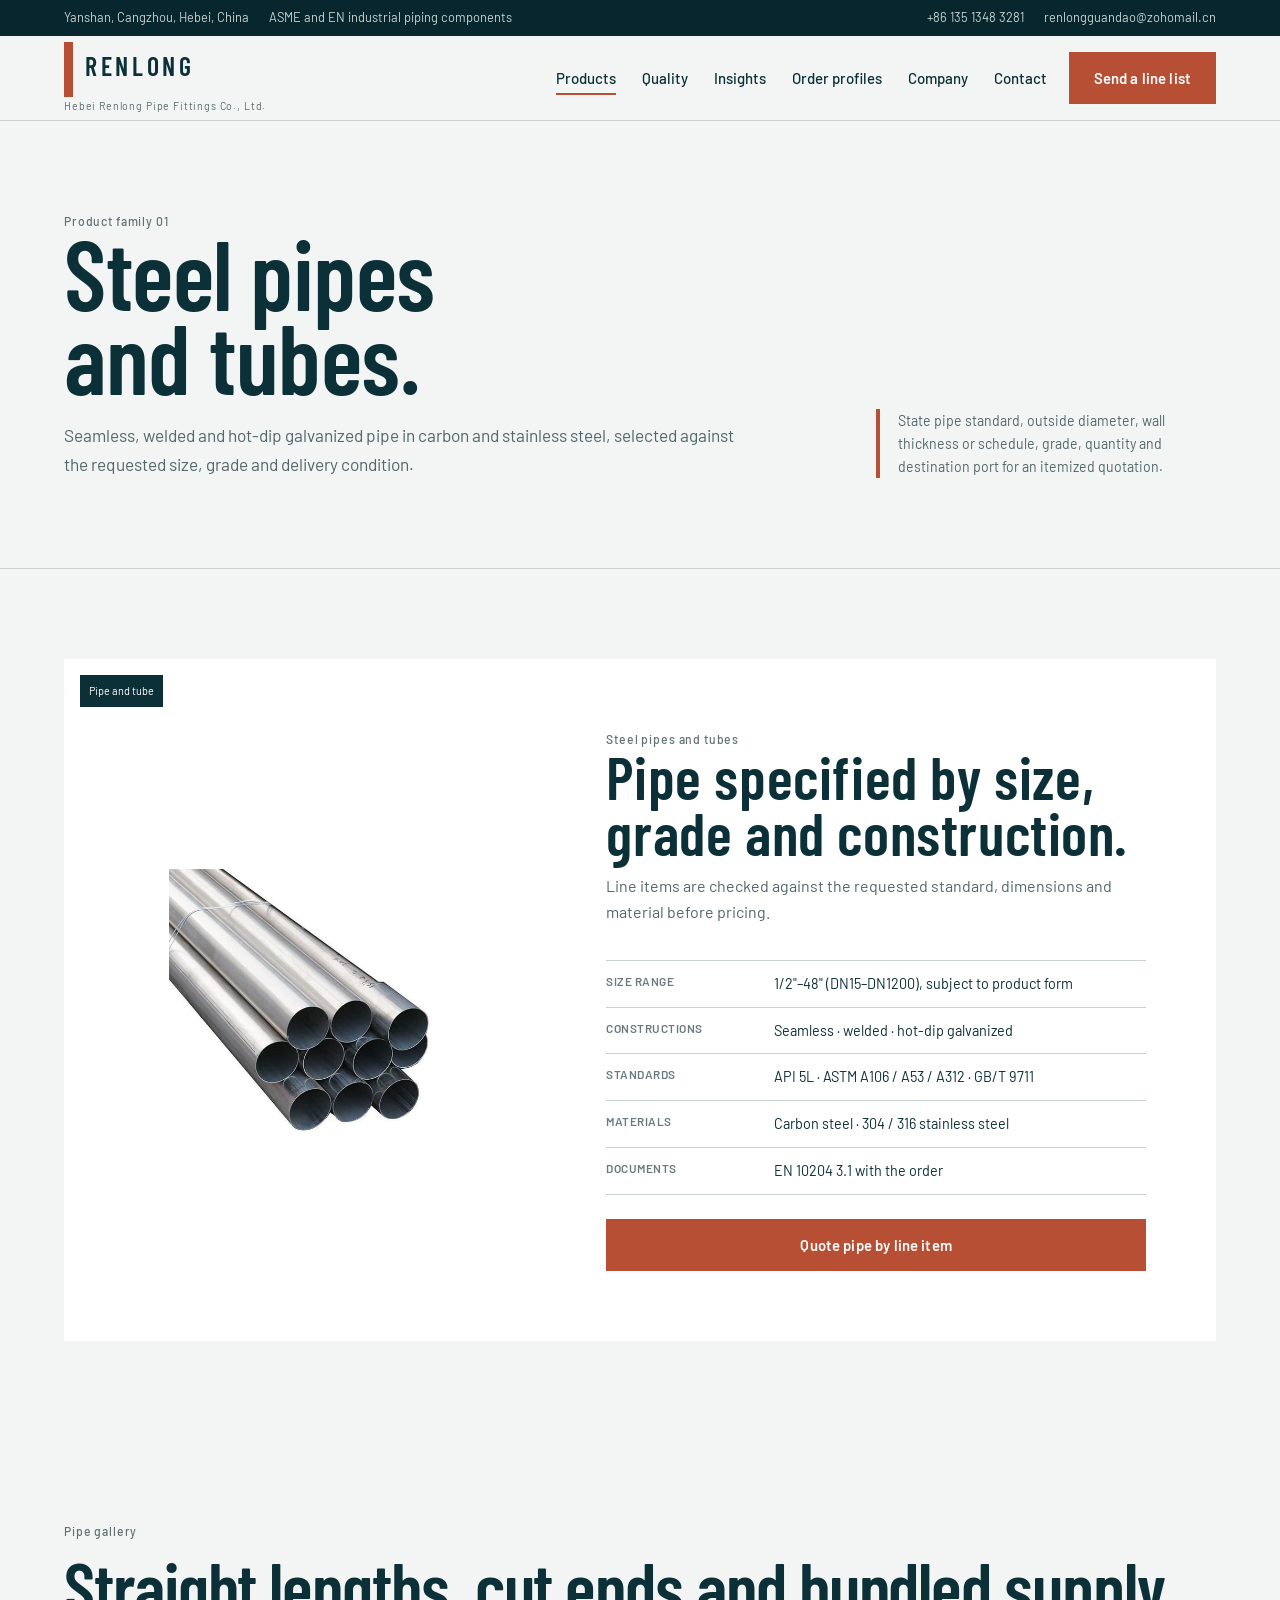
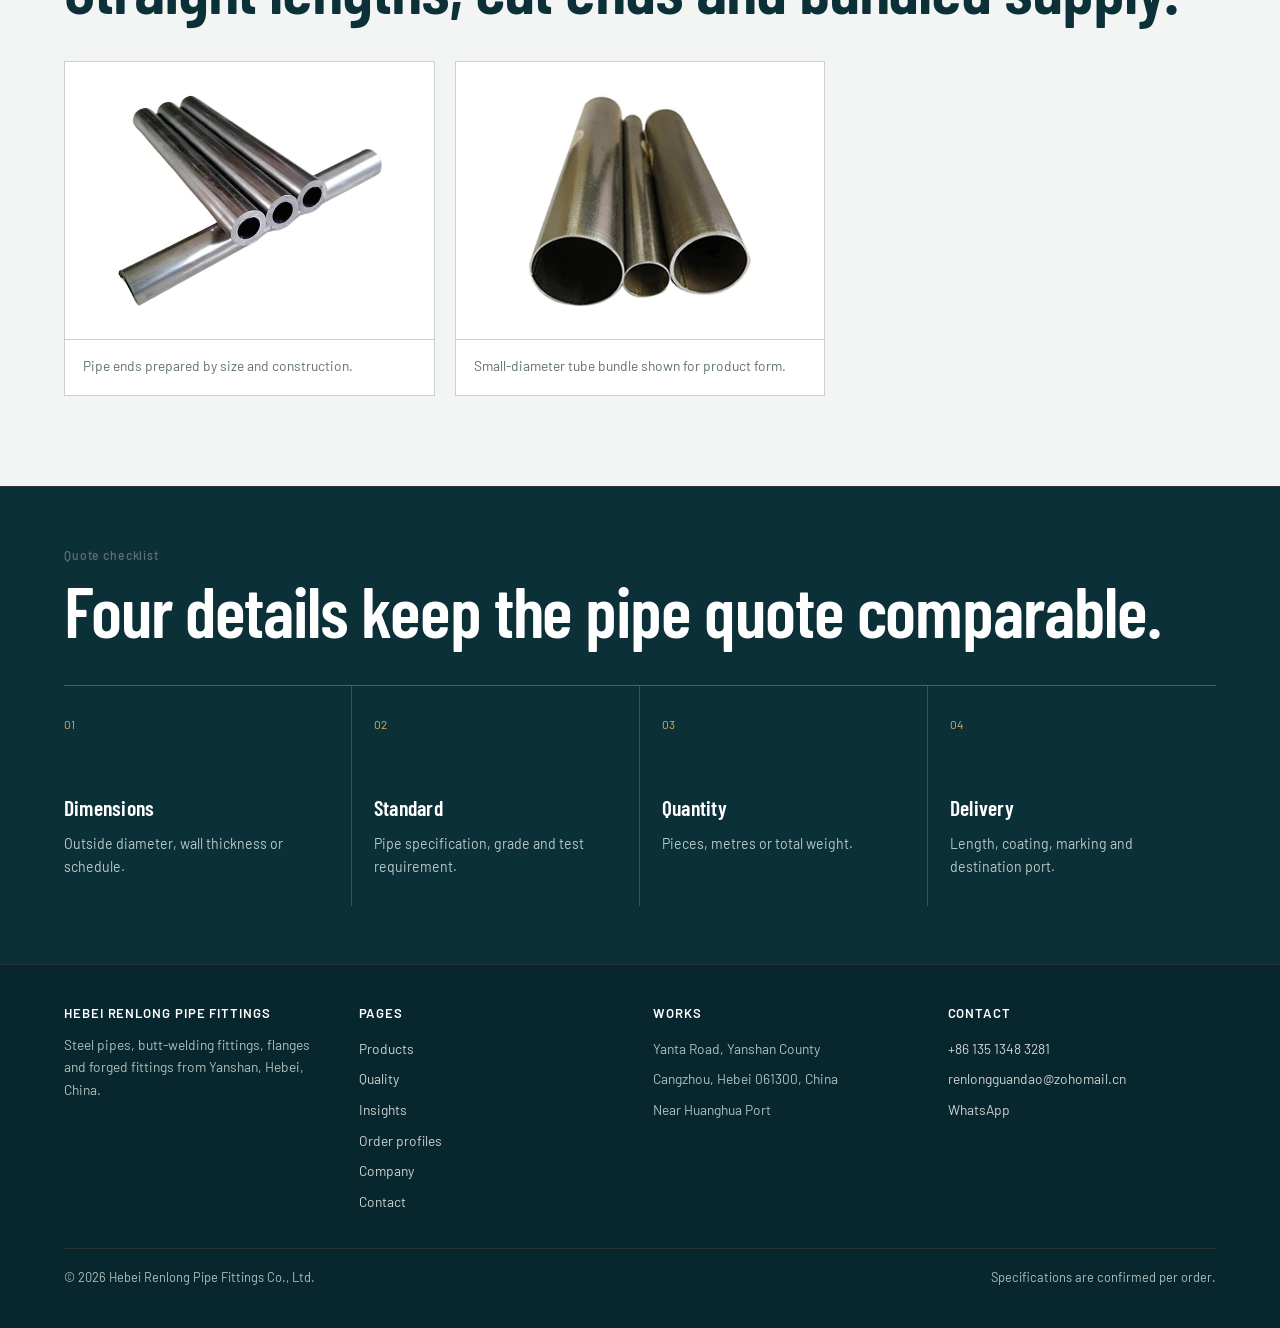
<file: steel-pipes.html>
<!DOCTYPE html>
<html lang="en">
<head>
<meta charset="utf-8">
<meta name="viewport" content="width=device-width, initial-scale=1">
<script async src="https://www.googletagmanager.com/gtag/js?id=G-M5CLG8P3M8"></script>
<script>window.dataLayer=window.dataLayer||[];function gtag(){dataLayer.push(arguments);}gtag('js',new Date());gtag('config','G-M5CLG8P3M8');</script>
<title>Steel Pipes and Tubes | Hebei Renlong</title>
<meta name="description" content="Seamless, welded and hot-dip galvanized steel pipes in carbon and stainless steel, quoted by size, grade, standard and destination.">
<link rel="stylesheet" href="assets/styles.css?v=20261029-ratio">
<link rel="stylesheet" href="assets/motion.css">
<link rel="stylesheet" href="assets/v2.css?v=20261029-ratio">
<script>document.documentElement.classList.add('anim')</script>
</head>
<body class="v2">
<div class="topbar"><div class="wrap"><span>Yanshan, Cangzhou, Hebei, China</span><span>ASME and EN industrial piping components</span><span class="spacer"></span><a href="tel:+8613513483281">+86 135 1348 3281</a><a href="mailto:renlongguandao@zohomail.cn">renlongguandao@zohomail.cn</a></div></div>
<header class="masthead"><div class="wrap"><a class="wordmark" href="index.html">Renlong<small>Hebei Renlong Pipe Fittings Co., Ltd.</small></a><button class="navtoggle" type="button" aria-expanded="false" aria-controls="primary-nav">Menu</button><nav class="main" id="primary-nav" aria-label="Primary"><ul><li><a href="products.html" aria-current="page">Products</a></li><li><a href="quality.html">Quality</a></li><li><a href="insights.html">Insights</a></li><li><a href="case.html">Order profiles</a></li><li><a href="about.html">Company</a></li><li><a href="contact.html">Contact</a></li></ul></nav><a class="btn" href="contact.html">Send a line list</a></div></header>
<main>
  <section class="v2-pagehead" aria-labelledby="page-title"><div class="wrap v2-pagehead-grid"><div><div class="dim">Product family 01</div><h1 id="page-title">Steel pipes and tubes.</h1><p>Seamless, welded and hot-dip galvanized pipe in carbon and stainless steel, selected against the requested size, grade and delivery condition.</p></div><div class="v2-sidenote">State pipe standard, outside diameter, wall thickness or schedule, grade, quantity and destination port for an itemized quotation.</div></div></section>
  <section><div class="wrap"><article class="v2-product v2-reveal"><div class="v2-product-media"><img src="assets/img/catalog-v4/pipe-tubes.webp" width="1600" height="1200" alt="Steel pipes and tubes on a white background"><span class="v2-product-label">Pipe and tube</span></div><div class="v2-product-copy"><div class="dim">Steel pipes and tubes</div><h2>Pipe specified by size, grade and construction.</h2><p>Line items are checked against the requested standard, dimensions and material before pricing.</p><div class="v2-spec-list"><div class="v2-spec-row"><b>Size range</b><span>1/2"–48" (DN15–DN1200), subject to product form</span></div><div class="v2-spec-row"><b>Constructions</b><span>Seamless · welded · hot-dip galvanized</span></div><div class="v2-spec-row"><b>Standards</b><span>API 5L · ASTM A106 / A53 / A312 · GB/T 9711</span></div><div class="v2-spec-row"><b>Materials</b><span>Carbon steel · 304 / 316 stainless steel</span></div><div class="v2-spec-row"><b>Documents</b><span>EN 10204 3.1 with the order</span></div></div><a class="btn" href="contact.html">Quote pipe by line item</a></div></article></div></section>
  <section class="v2-gallery-section"><div class="wrap"><div class="sechead v2-reveal"><div class="dim">Pipe gallery</div><h2>Straight lengths, cut ends and bundled supply.</h2></div><div class="v2-gallery-grid v2-reveal"><figure><img src="assets/img/gallery/pipes-ends.webp" width="1200" height="900" alt="Steel pipe ends on a white background" loading="lazy" decoding="async"><figcaption>Pipe ends prepared by size and construction.</figcaption></figure><figure><img src="assets/img/gallery/pipes-bundle.webp" width="1200" height="900" alt="Small-diameter steel tube bundle on a white background" loading="lazy" decoding="async"><figcaption>Small-diameter tube bundle shown for product form.</figcaption></figure></div></div></section>
  <section class="band tight"><div class="wrap"><div class="sechead v2-reveal"><div class="dim on-dark">Quote checklist</div><h2>Four details keep the pipe quote comparable.</h2></div><div class="v2-process"><div class="v2-process-step"><span>01</span><h3>Dimensions</h3><p>Outside diameter, wall thickness or schedule.</p></div><div class="v2-process-step"><span>02</span><h3>Standard</h3><p>Pipe specification, grade and test requirement.</p></div><div class="v2-process-step"><span>03</span><h3>Quantity</h3><p>Pieces, metres or total weight.</p></div><div class="v2-process-step"><span>04</span><h3>Delivery</h3><p>Length, coating, marking and destination port.</p></div></div></div></section>
</main>
<footer><div class="wrap"><div class="foot-grid"><div><h3>Hebei Renlong Pipe Fittings</h3><p>Steel pipes, butt-welding fittings, flanges and forged fittings from Yanshan, Hebei, China.</p></div><div><h3>Pages</h3><ul><li><a href="products.html">Products</a></li><li><a href="quality.html">Quality</a></li><li><a href="insights.html">Insights</a></li><li><a href="case.html">Order profiles</a></li><li><a href="about.html">Company</a></li><li><a href="contact.html">Contact</a></li></ul></div><div><h3>Works</h3><ul><li>Yanta Road, Yanshan County</li><li>Cangzhou, Hebei 061300, China</li><li>Near Huanghua Port</li></ul></div><div><h3>Contact</h3><ul><li><a href="tel:+8613513483281">+86 135 1348 3281</a></li><li><a href="mailto:renlongguandao@zohomail.cn">renlongguandao@zohomail.cn</a></li><li><a href="https://wa.me/8613513483281">WhatsApp</a></li></ul></div></div><div class="footnote"><span>&copy; 2026 Hebei Renlong Pipe Fittings Co., Ltd.</span><span class="spacer">Specifications are confirmed per order.</span></div></div></footer>
<script src="assets/site.js"></script><script src="assets/v2.js"></script>
</body>
</html>
</file>
<file: assets/styles.css>
/* Renlong Pipe Fittings — site stylesheet
   Design language: mill test certificate / fabrication drawing.
   Single accent (oxide red) reserved for dimension callouts and primary actions. */

@font-face {
  font-family: "Barlow";
  font-style: normal;
  font-weight: 400;
  font-display: swap;
  src: url(fonts/barlow-400.woff2) format("woff2");
}

@font-face {
  font-family: "Barlow";
  font-style: normal;
  font-weight: 500;
  font-display: swap;
  src: url(fonts/barlow-500.woff2) format("woff2");
}

@font-face {
  font-family: "Barlow";
  font-style: normal;
  font-weight: 600;
  font-display: swap;
  src: url(fonts/barlow-600.woff2) format("woff2");
}

@font-face {
  font-family: "Barlow Condensed";
  font-style: normal;
  font-weight: 500;
  font-display: swap;
  src: url(fonts/barlow-condensed-500.woff2) format("woff2");
}

@font-face {
  font-family: "Barlow Condensed";
  font-style: normal;
  font-weight: 600;
  font-display: swap;
  src: url(fonts/barlow-condensed-600.woff2) format("woff2");
}

:root {
  --paper: #121617;
  --surface: #171c1f;
  --ink: #e8ecea;
  --steel: #98a39f;
  --line: #2a3134;
  --oxide: #c0502a;
  --oxide-deep: #a3401f;
  --band: #0c0f10;
  --band-ink: #c2cbc6;
  --display: "Barlow Condensed", "Arial Narrow", "Microsoft YaHei", sans-serif;
  --body: "Barlow", "Segoe UI", "Microsoft YaHei", "PingFang SC", sans-serif;
}

* { box-sizing: border-box; }

html { scroll-behavior: smooth; }

body {
  margin: 0;
  background: var(--paper);
  color: var(--ink);
  font-family: var(--body);
  font-size: 16px;
  line-height: 1.6;
  -webkit-font-smoothing: antialiased;
}

img { max-width: 100%; display: block; }

a { color: inherit; }

h1, h2, h3 {
  font-family: var(--display);
  font-weight: 600;
  letter-spacing: 0.01em;
  line-height: 1.12;
  margin: 0;
  text-wrap: balance;
}

h1 { font-size: clamp(2.1rem, 4.6vw, 3.5rem); }
h2 { font-size: clamp(1.5rem, 2.6vw, 2.1rem); }
h3 { font-size: 1.18rem; }
p { margin: 0 0 1em; }
p:last-child { margin-bottom: 0; }

.wrap { max-width: 1180px; margin: 0 auto; padding: 0 22px; }

a:focus-visible,
button:focus-visible,
input:focus-visible,
textarea:focus-visible {
  outline: 2px solid var(--oxide);
  outline-offset: 2px;
}

/* ---------- dimension-line motif (drawn from drawing callouts) ---------- */

.dim {
  display: flex;
  align-items: center;
  gap: 10px;
  color: var(--steel);
  font-family: var(--body);
  font-size: 0.82rem;
  font-weight: 500;
  letter-spacing: 0.02em;
}

.dim::before,
.dim::after {
  content: "";
  height: 1px;
  background: var(--line);
}

.dim::before { width: 24px; flex: 0 0 24px; }
.dim::after { flex: 1 1 auto; }

.dim.on-dark { color: #8f9b96; }
.dim.on-dark::before, .dim.on-dark::after { background: #3a423f; }

/* ---------- top utility bar ---------- */

.topbar {
  background: var(--band);
  color: var(--band-ink);
  font-size: 0.8rem;
}

.topbar .wrap {
  display: flex;
  flex-wrap: wrap;
  gap: 6px 20px;
  align-items: center;
  min-height: 38px;
}

.topbar a { text-decoration: none; }
.topbar a:hover { color: #fff; text-decoration: underline; }
.topbar .spacer { margin-left: auto; }

/* ---------- header ---------- */

.masthead {
  background: var(--surface);
  border-bottom: 1px solid var(--line);
  position: sticky;
  top: 0;
  z-index: 20;
}

.masthead .wrap {
  display: flex;
  align-items: center;
  gap: 18px;
  min-height: 72px;
}

.wordmark {
  font-family: var(--display);
  font-size: 1.5rem;
  font-weight: 600;
  letter-spacing: 0.16em;
  text-transform: uppercase;
  text-decoration: none;
  white-space: nowrap;
}

.wordmark small {
  display: block;
  font-family: var(--body);
  font-size: 0.66rem;
  font-weight: 400;
  letter-spacing: 0.08em;
  color: var(--steel);
  text-transform: none;
}

nav.main { margin-left: auto; }

nav.main ul {
  display: flex;
  gap: 26px;
  list-style: none;
  margin: 0;
  padding: 0;
  font-size: 0.94rem;
  font-weight: 500;
}

nav.main a {
  text-decoration: none;
  padding: 6px 0;
  border-bottom: 2px solid transparent;
}

nav.main a:hover { border-bottom-color: var(--line); }
nav.main a[aria-current="page"] { border-bottom-color: var(--oxide); }

.btn {
  display: inline-block;
  font-family: var(--body);
  font-size: 0.92rem;
  font-weight: 600;
  text-decoration: none;
  text-align: center;
  padding: 11px 20px;
  border: 1px solid var(--oxide);
  border-radius: 2px;
  background: var(--oxide);
  color: #fff;
  cursor: pointer;
}

.btn:hover { background: var(--oxide-deep); border-color: var(--oxide-deep); }

.btn.ghost {
  background: transparent;
  color: var(--ink);
  border-color: var(--line);
}

.btn.ghost:hover { border-color: var(--ink); background: transparent; }

.btn.on-dark {
  background: transparent;
  color: #fff;
  border-color: #4a534f;
}

.btn.on-dark:hover { border-color: #fff; background: transparent; }

.navtoggle {
  display: none;
  margin-left: auto;
  background: none;
  border: 1px solid var(--line);
  border-radius: 2px;
  padding: 8px 11px;
  font: inherit;
  cursor: pointer;
}

/* ---------- hero ---------- */

.hero {
  position: relative;
  background: #23282b;
  color: #fff;
  overflow: hidden;
}

.hero img {
  position: absolute;
  inset: 0;
  width: 100%;
  height: 100%;
  object-fit: cover;
  object-position: center 55%;
  opacity: 0.5;
}

.hero .wrap {
  position: relative;
  padding-top: 74px;
  padding-bottom: 74px;
  max-width: 1180px;
}

.hero h1 { max-width: 17ch; }

.hero .lede {
  margin-top: 20px;
  max-width: 56ch;
  font-size: 1.02rem;
  color: #dfe4e1;
}

.hero .actions {
  display: flex;
  flex-wrap: wrap;
  gap: 12px;
  margin-top: 26px;
}

.specstrip {
  margin-top: 34px;
  border-top: 1px solid #454d4a;
  padding-top: 14px;
  display: grid;
  grid-template-columns: repeat(auto-fit, minmax(190px, 1fr));
  gap: 12px 26px;
  font-size: 0.86rem;
  color: #cdd4d0;
}

.specstrip div span {
  display: block;
  font-size: 0.7rem;
  letter-spacing: 0.07em;
  text-transform: uppercase;
  color: #8f9b96;
  margin-bottom: 2px;
}

/* ---------- sections ---------- */

section { padding: 62px 0; }
section.tight { padding: 44px 0; }

.sechead { margin-bottom: 30px; }
.sechead p { margin-top: 12px; max-width: 68ch; color: var(--steel); }

.band { background: var(--band); color: var(--band-ink); }
.band h2, .band h3 { color: #fff; }
.band p { color: var(--band-ink); }

/* ---------- product index table ---------- */

.index-table {
  width: 100%;
  border-collapse: collapse;
  background: var(--surface);
  border: 1px solid var(--line);
  font-size: 0.92rem;
}

.index-table caption {
  caption-side: top;
  text-align: left;
  font-size: 0.8rem;
  color: var(--steel);
  padding-bottom: 10px;
}

.index-table th,
.index-table td {
  border-bottom: 1px solid var(--line);
  padding: 14px 16px;
  text-align: left;
  vertical-align: top;
}

.index-table thead th {
  background: #1a2023;
  font-size: 0.74rem;
  letter-spacing: 0.07em;
  text-transform: uppercase;
  color: var(--steel);
  font-weight: 600;
  white-space: nowrap;
}

.index-table tbody tr:last-child td { border-bottom: none; }

.index-table .fam {
  display: flex;
  gap: 12px;
  align-items: flex-start;
  min-width: 250px;
}

.index-table .fam img {
  width: 60px;
  height: 60px;
  object-fit: cover;
  flex: 0 0 60px;
  background: #202628;
}

.index-table .fam strong { display: block; font-weight: 600; }
.index-table .fam a { text-decoration: none; }
.index-table .fam a:hover { color: var(--oxide); text-decoration: underline; }
.index-table .fam em {
  font-style: normal;
  font-size: 0.82rem;
  color: var(--steel);
}

.nums { font-variant-numeric: tabular-nums; }

/* ---------- fact grid ---------- */

.facts {
  display: grid;
  grid-template-columns: repeat(auto-fit, minmax(240px, 1fr));
  gap: 1px;
  background: var(--line);
  border: 1px solid var(--line);
}

.facts > div {
  background: var(--surface);
  padding: 22px;
}

.facts h3 { margin-bottom: 8px; }
.facts p { font-size: 0.92rem; color: var(--steel); }

.band .facts { background: #1a2023; border-color: #1a2023; }
.band .facts > div { background: #14191b; }
.band .facts p { color: #a7b0ac; }

/* ---------- photo strip ---------- */

.shots {
  display: grid;
  grid-template-columns: repeat(auto-fit, minmax(260px, 1fr));
  gap: 18px;
}

.shots figure { margin: 0; }

.shots img {
  width: 100%;
  height: auto;
  aspect-ratio: 4 / 3;
  object-fit: cover;
  background: #202628;
}

.shots figcaption {
  font-size: 0.84rem;
  color: var(--steel);
  padding-top: 9px;
  border-top: 1px solid var(--line);
  margin-top: 9px;
}

.band .shots figcaption { color: #a7b0ac; border-top-color: #2c3336; }

/* ---------- document cards (certificates) ---------- */

.docs {
  display: grid;
  grid-template-columns: repeat(auto-fit, minmax(260px, 1fr));
  gap: 18px;
}

.docs figure { margin: 0; }

.docs a {
  display: block;
  padding: 8px;
  background: var(--surface);
  border: 1px solid var(--line);
}

.docs a:hover { border-color: var(--oxide); }

.docs img { display: block; width: 100%; height: auto; }

.docs figcaption {
  font-size: 0.84rem;
  color: var(--steel);
  padding-top: 9px;
  border-top: 1px solid var(--line);
  margin-top: 9px;
}

.docs figcaption b { display: block; color: var(--ink); font-weight: 600; margin-bottom: 4px; }

/* ---------- detail rows (products page) ---------- */

.family {
  display: grid;
  grid-template-columns: minmax(240px, 320px) 1fr;
  gap: 30px;
  padding: 34px 0;
  border-bottom: 1px solid var(--line);
}

.family:last-of-type { border-bottom: none; }
.family img { width: 100%; aspect-ratio: 4 / 3; object-fit: cover; background: #202628; }

.spec-list {
  list-style: none;
  margin: 16px 0 0;
  padding: 0;
  display: grid;
  grid-template-columns: repeat(auto-fit, minmax(230px, 1fr));
  gap: 0 26px;
  font-size: 0.92rem;
}

.spec-list li {
  display: flex;
  gap: 10px;
  padding: 8px 0;
  border-top: 1px solid var(--line);
}

.spec-list b {
  flex: 0 0 96px;
  font-weight: 600;
  color: var(--steel);
  font-size: 0.78rem;
  letter-spacing: 0.05em;
  text-transform: uppercase;
  padding-top: 2px;
}

/* ---------- plain data table ---------- */

.data {
  width: 100%;
  border-collapse: collapse;
  font-size: 0.9rem;
  background: var(--surface);
  border: 1px solid var(--line);
}

.data th, .data td {
  border-bottom: 1px solid var(--line);
  padding: 11px 14px;
  text-align: left;
  vertical-align: top;
}

.data th {
  background: #1a2023;
  font-size: 0.74rem;
  letter-spacing: 0.07em;
  text-transform: uppercase;
  color: var(--steel);
}

.data tbody tr:last-child td { border-bottom: none; }
.data td:first-child { font-weight: 600; white-space: nowrap; }

/* ---------- contact ---------- */

.contact-grid {
  display: grid;
  grid-template-columns: repeat(auto-fit, minmax(280px, 1fr));
  gap: 30px;
}

.kv { list-style: none; margin: 0; padding: 0; }

.kv li {
  padding: 12px 0;
  border-top: 1px solid var(--line);
  display: flex;
  gap: 14px;
  font-size: 0.95rem;
}

.kv b {
  flex: 0 0 112px;
  font-size: 0.76rem;
  letter-spacing: 0.06em;
  text-transform: uppercase;
  color: var(--steel);
  font-weight: 600;
  padding-top: 3px;
}

.band .kv li { border-top-color: #2c3336; }
.band .kv b { color: #8f9b96; }

ol.steps {
  counter-reset: step;
  list-style: none;
  margin: 0;
  padding: 0;
}

ol.steps li {
  counter-increment: step;
  position: relative;
  padding: 14px 0 14px 46px;
  border-top: 1px solid var(--line);
  font-size: 0.94rem;
}

ol.steps li::before {
  content: counter(step);
  position: absolute;
  left: 0;
  top: 15px;
  width: 26px;
  height: 26px;
  border: 1px solid var(--oxide);
  color: var(--oxide);
  font-size: 0.8rem;
  font-weight: 600;
  display: flex;
  align-items: center;
  justify-content: center;
}

/* ---------- footer ---------- */

footer {
  background: var(--band);
  color: #97a19d;
  font-size: 0.86rem;
  padding: 40px 0;
}

footer a { color: #cdd4d0; text-decoration: none; }
footer a:hover { text-decoration: underline; }

.foot-grid {
  display: grid;
  grid-template-columns: repeat(auto-fit, minmax(220px, 1fr));
  gap: 26px;
}

.foot-grid h3 {
  color: #fff;
  font-size: 0.82rem;
  letter-spacing: 0.07em;
  text-transform: uppercase;
  margin-bottom: 12px;
  font-family: var(--body);
  font-weight: 600;
}

.foot-grid ul { list-style: none; margin: 0; padding: 0; }
.foot-grid li { padding: 4px 0; }

.footnote {
  margin-top: 30px;
  padding-top: 18px;
  border-top: 1px solid #2c3336;
  display: flex;
  flex-wrap: wrap;
  gap: 8px 20px;
  font-size: 0.8rem;
}

.footnote .spacer { margin-left: auto; }

/* ---------- responsive ---------- */

@media (max-width: 900px) {
  .navtoggle { display: block; }

  nav.main {
    order: 3;
    flex-basis: 100%;
    margin-left: 0;
    display: none;
  }

  nav.main.open { display: block; }

  nav.main ul {
    flex-direction: column;
    gap: 0;
    padding: 8px 0 16px;
  }

  nav.main li { border-top: 1px solid var(--line); }
  nav.main a { display: block; padding: 12px 0; }

  .masthead .wrap { flex-wrap: wrap; padding-top: 10px; padding-bottom: 10px; }

  .family { grid-template-columns: 1fr; gap: 18px; }
  .hero .wrap { padding-top: 52px; padding-bottom: 52px; }
  section { padding: 46px 0; }
}

@media (max-width: 640px) {
  body { font-size: 15px; }
  .topbar { font-size: 0.76rem; }
  .topbar .spacer { margin-left: 0; }

  /* The product index becomes a stacked record on narrow screens so nothing
     has to be scrolled sideways or dropped. Labels come from data-label. */
  .index-table,
  .index-table thead,
  .index-table tbody,
  .index-table tr,
  .index-table th,
  .index-table td { display: block; width: auto; }

  .index-table { border-left: none; border-right: none; }
  .index-table thead { display: none; }
  .index-table caption { padding: 0 0 6px; }

  .index-table tr {
    border-bottom: 1px solid var(--line);
    padding: 16px 0 14px;
  }

  .index-table tbody tr:last-child { border-bottom: none; }

  .index-table td {
    border-bottom: none;
    padding: 5px 16px;
    font-size: 0.88rem;
  }

  .index-table td:first-child { padding: 0 16px 10px; }
  .index-table .fam { min-width: 0; }

  .index-table td[data-label]::before {
    content: attr(data-label) "  ";
    display: inline;
    color: var(--steel);
    font-size: 0.72rem;
    letter-spacing: 0.05em;
    text-transform: uppercase;
    font-weight: 600;
    margin-right: 4px;
  }

  .kv b, .spec-list b { flex-basis: 88px; }
  .hero h1 { max-width: none; }
}

/* Product index — the family menu at the top of the products page */
.famindex {
  background: var(--surface);
  border: 1px solid var(--line);
  margin-bottom: 38px;
}

.famindex-head {
  display: flex;
  justify-content: space-between;
  align-items: baseline;
  gap: 12px;
  padding: 13px 18px;
  border-bottom: 1px solid var(--line);
  font-family: var(--display);
  font-size: 0.78rem;
  letter-spacing: 0.09em;
  text-transform: uppercase;
  color: var(--steel);
}

.famindex ol {
  list-style: none;
  margin: 0;
  padding: 0;
  counter-reset: fam;
}

.famindex li { border-bottom: 1px solid var(--line); }
.famindex li:last-child { border-bottom: none; }

.famindex a {
  display: grid;
  grid-template-columns: 96px 1fr auto;
  gap: 18px;
  align-items: center;
  padding: 14px 18px;
  text-decoration: none;
}

.famindex a:hover { background: #1d2427; }
.famindex a:hover .fi-name { color: var(--oxide); }

.famindex img {
  width: 96px;
  height: 68px;
  object-fit: cover;
  background: #202628;
}

.famindex .fi-name {
  display: block;
  font-family: var(--display);
  font-size: 1.15rem;
  font-weight: 600;
  line-height: 1.25;
}

.famindex .fi-desc {
  display: block;
  font-size: 0.85rem;
  color: var(--steel);
  line-height: 1.45;
}

.famindex .fi-meta {
  font-family: var(--display);
  font-size: 0.84rem;
  letter-spacing: 0.04em;
  color: var(--oxide);
  white-space: nowrap;
}

@media (max-width: 640px) {
  .famindex a {
    grid-template-columns: 68px 1fr;
    gap: 14px;
    padding: 12px 14px;
  }
  .famindex img { width: 68px; height: 56px; }
  .famindex .fi-name { font-size: 1.02rem; }
  .famindex .fi-meta { grid-column: 1 / -1; color: var(--steel); }
}

/* ---------- refinement: mill-finish detail ---------- */
/* Larger display type, hairlines in place of boxes, and a wider rhythm.
   The oxide accent stays reserved for dimension marks and primary actions. */

h1 { font-size: clamp(2.7rem, 5.6vw, 4.3rem); line-height: .97; letter-spacing: -.005em; }
h2 { font-size: clamp(1.75rem, 2.9vw, 2.4rem); line-height: 1.04; }
h3 { font-size: 1.2rem; line-height: 1.28; }

body { line-height: 1.65; }
.wrap { max-width: 1200px; padding: 0 24px; }

.topbar .wrap { min-height: 36px; }
.masthead .wrap { min-height: 78px; gap: 22px; }
.wordmark { font-size: 1.62rem; }

/* hero: a left scrim keeps the type crisp while the photo stays the subject */
.hero::before {
  content: "";
  position: absolute;
  inset: 0;
  z-index: 1;
  background: linear-gradient(90deg, rgba(11,15,17,.88) 0%, rgba(11,15,17,.66) 44%, rgba(11,15,17,.20) 80%);
}

.hero::after {
  content: "";
  position: absolute;
  z-index: 2;
  top: 30px;
  right: 30px;
  width: 28px;
  height: 28px;
  border-top: 1px solid rgba(255,255,255,.42);
  border-right: 1px solid rgba(255,255,255,.42);
}

.hero-media { position: absolute; inset: 0; overflow: hidden; }
.hero-media img { opacity: 0; }
.hero-media img.is-on { opacity: .5; }

.hero-dots {
  position: absolute;
  right: 26px;
  bottom: 24px;
  z-index: 4;
  display: flex;
  gap: 10px;
}

.hero-dots button {
  width: 28px;
  height: 3px;
  padding: 0;
  border: 0;
  background: rgba(255,255,255,.28);
  cursor: pointer;
}

.hero-dots button.is-on { background: #fff; }

.hero .wrap { z-index: 3; padding-top: 96px; padding-bottom: 80px; }
.hero h1 { max-width: 18ch; }
.hero .lede { max-width: 52ch; color: #e7ebe9; }
.specstrip { margin-top: 40px; border-top-color: rgba(255,255,255,.24); padding-top: 18px; }
.specstrip div span { color: #a3aea9; }

/* actions */
.btn { border-radius: 0; padding: 13px 24px; font-size: .93rem; letter-spacing: .01em; }
.btn.on-dark { border-color: rgba(255,255,255,.55); }
.btn.on-dark:hover { border-color: #fff; background: rgba(255,255,255,.09); }

/* section rhythm */
section { padding: 78px 0; }
section.tight { padding: 56px 0; }
.sechead { margin-bottom: 42px; }
.sechead p { max-width: 62ch; }

/* product table: rules instead of a box */
.index-table {
  background: transparent;
  border: 0;
  border-top: 1px solid var(--ink);
  font-size: .93rem;
}

.index-table th,
.index-table td { padding: 20px 18px; border-bottom: 1px solid var(--line); }

.index-table thead th {
  background: transparent;
  padding-top: 12px;
  padding-bottom: 12px;
  font-size: .72rem;
  letter-spacing: .09em;
}

.index-table tbody tr { transition: background-color .2s ease; }
.index-table tbody tr:hover { background: var(--surface); }
.index-table caption { padding-bottom: 14px; }

/* fact grid */
.facts { border: 0; border-top: 1px solid var(--line); border-bottom: 1px solid var(--line); }
.facts > div { padding: 28px 26px; }

@media (max-width: 900px) {
  .hero .wrap { padding-top: 64px; padding-bottom: 56px; }
  section { padding: 56px 0; }
  section.tight { padding: 44px 0; }
  .sechead { margin-bottom: 32px; }
  h1 { font-size: clamp(2.2rem, 8vw, 3.1rem); }
  .index-table th, .index-table td { padding: 16px 14px; }
}

@media (max-width: 640px) {
  .index-table caption { display: block; width: 100%; }
}

/* quieter section labels: no decorative rule, just a small label */
.dim {
  gap: 0;
  color: var(--steel);
  font-size: .76rem;
  letter-spacing: .07em;
}

.dim::before,
.dim::after { display: none; }

.sechead .dim { margin-bottom: 10px; }

/* interior pages open on the same graphite band as the hero */
.pagehead {
  background: var(--band);
  color: #fff;
  padding: 84px 0 60px;
  border-bottom: 1px solid rgba(255,255,255,.10);
}

.pagehead .sechead { margin-bottom: 0; }
.pagehead .dim { color: #94a09a; margin-bottom: 14px; }
.pagehead h1 { font-size: clamp(2.2rem, 4.2vw, 3.3rem); max-width: 22ch; color: #fff; }
.pagehead .sechead p { color: #c2cbc6; max-width: 60ch; }

.band { border-top: 1px solid var(--line); border-bottom: 1px solid var(--line); }

@media (max-width: 900px) {
  .pagehead { padding: 56px 0 42px; }
}

/* ---------- product range: four large entries ---------- */

.range {
  display: flex;
  gap: 30px;
  overflow-x: auto;
  scroll-snap-type: x mandatory;
  scrollbar-width: none;
  padding-bottom: 4px;
}

.range-section { background: #fff; color: #15181a; }

.range-head {
  display: flex;
  align-items: flex-end;
  justify-content: space-between;
  gap: 28px;
  margin-bottom: 34px;
}

.range-head h2 { color: #0f1e4d; font-size: clamp(1.9rem, 3.2vw, 2.6rem); }
.range-head p { margin-top: 12px; max-width: 62ch; color: #5a6469; }
.range-head .btn { flex: 0 0 auto; background: #f26a1b; border-color: #f26a1b; }
.range-head .btn:hover { background: #d9580d; border-color: #d9580d; }

.range-section .range-card {
  position: relative;
  border: 0;
  border-radius: 10px;
  background: #111;
  color: #fff;
}

.range-section .range-card:hover { border-color: transparent; transform: translateY(-3px); }
.range-section .range-card img { aspect-ratio: 16 / 10; filter: brightness(.82); }

.range-section .range-body {
  position: absolute;
  left: 0;
  right: 0;
  bottom: 0;
  padding: 26px 24px 22px;
  background: linear-gradient(180deg, rgba(8,10,12,0) 0%, rgba(8,10,12,.86) 62%, rgba(8,10,12,.94) 100%);
}

.range-section .range-body h3 { color: #fff; }
.range-section .range-body p { color: #d5dbd8; }
.range-section .range-meta { color: #ff8a4c; }

.range-section .range-nav > button {
  border-color: #d9dedb;
  color: #15181a;
}

.range-section .range-dots button { background: #d2d7d4; }
.range-section .range-dots button.is-on { background: #f26a1b; }
.range-section .range-cta { background: url(img/workshop.webp) center / cover; }

.range::-webkit-scrollbar { display: none; }

.range-card {
  display: block;
  flex: 0 0 41.5%;
  scroll-snap-align: start;
  background: var(--surface);
  border: 1px solid var(--line);
  color: inherit;
  text-decoration: none;
  overflow: hidden;
  transition: border-color .25s ease, transform .25s ease;
}

.range-card:hover { border-color: var(--oxide); transform: translateY(-3px); }

.range-card img {
  width: 100%;
  aspect-ratio: 16 / 9;
  object-fit: cover;
  background: #202628;
  transition: transform .6s ease;
}

.range-card:hover img { transform: scale(1.06); }

.range-body { padding: 22px 24px 26px; }

.range-meta {
  font-size: .74rem;
  letter-spacing: .07em;
  color: var(--oxide);
  margin-bottom: 8px;
  font-variant-numeric: tabular-nums;
}

.range-body h3 { font-size: 1.18rem; margin-bottom: 8px; }
.range-card:hover h3 { color: var(--oxide); }
.range-body p { color: var(--steel); font-size: .92rem; margin: 0; }

.range-cta {
  position: relative;
  display: flex;
  align-items: flex-end;
  background: url(img/workshop.webp) center / cover;
}

.range-cta::before {
  content: "";
  position: absolute;
  inset: 0;
  background: linear-gradient(180deg, rgba(10,13,14,.45) 0%, rgba(10,13,14,.94) 78%);
}

.range-cta .range-body { position: relative; padding: 30px 34px; }
.range-cta h3 { font-size: 1.5rem; }
.range-cta p { max-width: 44ch; }

.range-cta-link {
  display: inline-block;
  margin-top: 16px;
  padding-bottom: 3px;
  border-bottom: 1px solid var(--oxide);
  color: #f0c4b2;
  font-size: .9rem;
}

.range-nav {
  display: flex;
  align-items: center;
  gap: 10px;
  margin-top: 24px;
}

.range-nav > button {
  width: 40px;
  height: 40px;
  border: 1px solid var(--line);
  background: transparent;
  color: var(--ink);
  font-size: 1rem;
  cursor: pointer;
}

.range-nav > button:hover { border-color: var(--oxide); color: var(--oxide); }
.range-nav > button:disabled { opacity: .35; cursor: default; }

.range-dots { display: flex; gap: 8px; margin-left: auto; }

.range-dots button {
  width: 8px;
  height: 8px;
  padding: 0;
  border: 0;
  border-radius: 50%;
  background: rgba(255,255,255,.22);
  cursor: pointer;
}

.range-dots button.is-on { background: var(--oxide); }

@media (max-width: 1000px) {
  .range-card { flex-basis: 62%; }
}

@media (max-width: 640px) {
  .range { gap: 22px; }
  .range-card { flex-basis: 86%; }
}

@media (prefers-reduced-motion: reduce) {
  .range-card:hover img { transform: none; }
  .range-card:hover { transform: none; }
}

/* ---------- product cards: white grid with a blue top rule ---------- */
/* Matches the reference template's product grid: white card, blue rule,
   photo on top, centred title and copy, "view more" affordance. */

.range {
  display: grid;
  grid-template-columns: repeat(4, minmax(0, 1fr));
  gap: 24px;
  overflow: visible;
  padding-bottom: 0;
}

.range-card,
.range-section .range-card {
  position: relative;
  padding: 16px 16px 20px;
  background: #fff;
  border: 1px solid #e6e9ec;
  border-top: 2px solid #16337a;
  border-radius: 0;
  color: inherit;
  overflow: hidden;
}

.range-card:hover,
.range-section .range-card:hover {
  border-color: #cfd8e2;
  transform: translateY(-4px);
}

.range-card img,
.range-section .range-card img { aspect-ratio: 4 / 3; filter: none; }

.range-body,
.range-section .range-body {
  position: static;
  padding: 16px 2px 0;
  background: none;
  text-align: center;
}

.range-meta,
.range-section .range-meta { color: #7b8794; margin-bottom: 6px; }

.range-body h3,
.range-section .range-body h3 {
  color: #16337a;
  font-size: 1.02rem;
  line-height: 1.25;
  margin-bottom: 10px;
}

.range-card:hover h3 { color: #f26a1b; }

.range-body p,
.range-section .range-body p {
  color: #5f6b74;
  font-size: .84rem;
  line-height: 1.5;
}

.range-card:not(.range-cta) .range-body::after {
  content: "View more \2192";
  display: block;
  margin-top: 12px;
  color: #7b8794;
  font-size: .8rem;
}

.range-cta,
.range-section .range-cta {
  display: flex;
  align-items: center;
  background: #16337a;
  border-color: #16337a;
}

.range-cta::before { display: none; }
.range-cta .range-body { padding: 24px; }
.range-section .range-cta h3 { color: #fff; font-size: 1.35rem; }
.range-section .range-cta p { color: #d7deee; }
.range-section .range-cta .range-meta { color: #9fb0d8; }
.range-cta-link { color: #ffb27a; border-bottom-color: #ffb27a; }

.range-nav { display: none; }

@media (max-width: 1100px) {
  .range { grid-template-columns: repeat(3, minmax(0, 1fr)); }
}

@media (max-width: 820px) {
  .range { grid-template-columns: repeat(2, minmax(0, 1fr)); }
}

@media (max-width: 560px) {
  .range { grid-template-columns: 1fr; }
}
</file>
<file: assets/motion.css>
/* ---------- motion ---------- */
/* Subtle entrance and hover feedback. Without JS the `anim` class is never
   added, so every block stays fully visible. */

.anim .rv {
  opacity: 0;
  transform: translateY(14px);
  transition:
    opacity .5s ease,
    transform .55s cubic-bezier(.2, .7, .3, 1);
  transition-delay: var(--rv-delay, 0ms);
}

.anim .rv.in { opacity: 1; transform: none; }

/* hero entrance */
.anim .hero h1,
.anim .hero .lede,
.anim .hero .actions,
.anim .hero .specstrip {
  animation: rv-rise .8s cubic-bezier(.2, .7, .3, 1) both;
}

.anim .hero h1 { animation-delay: .05s; }
.anim .hero .lede { animation-delay: .16s; }
.anim .hero .actions { animation-delay: .27s; }
.anim .hero .specstrip { animation-delay: .38s; }
.anim .hero-media img { transition: opacity .6s ease; }
.anim .hero-media img.is-on { animation: hero-kb 6s ease-out both; }

.anim .hero .wrap.swap { animation: hero-swap .5s cubic-bezier(.2, .7, .3, 1) both; }

@keyframes rv-rise {
  from { opacity: 0; transform: translateY(22px); }
  to   { opacity: 1; transform: none; }
}

@keyframes hero-kb {
  from { transform: scale(1); }
  to   { transform: scale(1.07); }
}

@keyframes hero-swap {
  from { opacity: .3; transform: translateY(10px); }
  to   { opacity: 1; transform: none; }
}

@keyframes rv-zoom {
  from { transform: scale(1.06); }
  to   { transform: scale(1); }
}

/* hover feedback */
.anim .btn { transition: transform .2s ease, background-color .2s ease, border-color .2s ease; }
.anim .btn:hover { transform: translateY(-1px); }

.anim .shots figure { overflow: hidden; }
.anim .shots img { transition: transform .9s cubic-bezier(.2, .7, .3, 1); }
.anim .shots figure.rv img { transform: scale(1.05); }
.anim .shots figure.rv.in img { transform: scale(1); }
.anim .shots figure.rv.in:hover img { transform: scale(1.05); }

/* every other image answers the pointer too */
.anim .range-card.rv img { transform: scale(1.04); }
.anim .range-card.rv.in img { transform: scale(1); }
.anim .range-card.rv.in:hover img { transform: scale(1.06); }

.anim .family { overflow: hidden; }
.anim .family img { transition: transform .7s cubic-bezier(.2, .7, .3, 1); }
.anim .family:hover img { transform: scale(1.05); }

.anim .famindex a { overflow: hidden; }
.anim .famindex img { transition: transform .5s cubic-bezier(.2, .7, .3, 1); }
.anim .famindex a:hover img { transform: scale(1.08); }

.anim .docs a { overflow: hidden; }
.anim .docs img { transition: transform .7s cubic-bezier(.2, .7, .3, 1); }
.anim .docs a:hover img { transform: scale(1.03); }

.anim .masthead { transition: box-shadow .3s ease; }
.anim .masthead.is-scrolled { box-shadow: 0 10px 26px rgba(20, 34, 48, .10); }

@media print {
  .anim .rv { opacity: 1; transform: none; }
}
</file>
<file: assets/v2.css>
/* Version 2 visual layer. Scoped to .v2 so the existing quality/company
   pages remain stable until they are merged in a later pass. */

.v2 {
  --v2-ink: #0c3038;
  --v2-ink-2: #173f47;
  --v2-paper: #f2f5f3;
  --v2-paper-2: #e5ebe8;
  --v2-white: #ffffff;
  --v2-steel: #aebbb9;
  --v2-line: #c9d2cf;
  --v2-rust: #b64f33;
  --v2-rust-dark: #923823;
  --v2-signal: #d7b15b;
  color: var(--v2-ink);
  background: var(--v2-paper);
}

.v2 img {
  border-radius: 0;
}

.v2 .topbar {
  color: #c8d4d1;
  background: #08262d;
}

.v2 .masthead {
  top: 0;
  color: var(--v2-ink);
  background: rgba(242, 245, 243, .96);
  border-bottom: 1px solid var(--v2-line);
  backdrop-filter: blur(14px);
}

.v2 .masthead .wrap {
  min-height: 84px;
}

.v2 .wordmark {
  color: var(--v2-ink);
  letter-spacing: .14em;
}

.v2 .wordmark::before {
  content: "";
  display: inline-block;
  width: 9px;
  height: 2.1em;
  margin-right: 12px;
  vertical-align: middle;
  background: var(--v2-rust);
}

.v2 .wordmark small {
  color: #5a6b70;
}

.v2 nav.main a {
  color: var(--v2-ink);
}

.v2 nav.main a:hover {
  border-bottom-color: var(--v2-line);
}

.v2 nav.main a[aria-current="page"] {
  border-bottom-color: var(--v2-rust);
}

.v2 .btn {
  min-height: 46px;
  border-color: var(--v2-rust);
  border-radius: 0;
  background: var(--v2-rust);
  color: #fff;
}

.v2 .btn:hover {
  border-color: var(--v2-rust-dark);
  background: var(--v2-rust-dark);
}

.v2 .btn.ghost {
  border-color: var(--v2-ink);
  color: var(--v2-ink);
  background: transparent;
}

.v2 .btn.on-dark {
  border-color: rgba(255,255,255,.48);
  color: #fff;
  background: transparent;
}

.v2 .navtoggle {
  color: var(--v2-ink);
  border-color: var(--v2-ink);
}

.v2 section {
  padding: 90px 0;
}

.v2 section.tight {
  padding: 58px 0;
}

.v2 .dim {
  color: #617176;
}

.v2 .sechead {
  margin-bottom: 42px;
}

.v2 .sechead h2,
.v2 .display {
  color: var(--v2-ink);
  font-family: var(--display);
  font-size: clamp(2.7rem, 5.6vw, 5rem);
  font-weight: 600;
  line-height: .95;
  letter-spacing: -.015em;
}

.v2 .sechead p {
  color: #53666b;
}

.v2 .band {
  color: #fff;
  background: var(--v2-ink);
}

.v2 .band h2,
.v2 .band h3 {
  color: #fff;
}

.v2 .band p {
  color: #b9c9c7;
}

.v2 .data {
  color: var(--v2-ink);
  background: var(--v2-white);
  border-color: var(--v2-line);
}

.v2 .data th {
  color: #5b6e72;
  background: var(--v2-paper);
  border-color: var(--v2-line);
}

.v2 .data td {
  color: var(--v2-ink);
  border-color: var(--v2-line);
}

/* Home hero */

.v2-hero {
  color: #fff;
  background: var(--v2-ink);
  overflow: hidden;
}

.v2-hero-grid {
  display: grid;
  grid-template-columns: minmax(0, 1.05fr) minmax(0, .95fr);
  min-height: 670px;
}

.v2-hero-copy {
  position: relative;
  z-index: 2;
  display: flex;
  flex-direction: column;
  justify-content: center;
  padding: 82px clamp(30px, 7vw, 100px) 64px max(24px, calc((100vw - 1200px) / 2));
}

.v2-kicker {
  margin: 0 0 18px;
  color: var(--v2-signal);
  font-size: .79rem;
  font-weight: 600;
  letter-spacing: .08em;
}

.v2-hero h1 {
  max-width: 760px;
  color: #fff;
  font-family: var(--display);
  font-size: clamp(4rem, 7.6vw, 7.2rem);
  font-weight: 600;
  line-height: .88;
  letter-spacing: -.02em;
}

.v2-hero-lede {
  max-width: 610px;
  margin: 26px 0 0;
  color: #d2dfdc;
  font-size: clamp(1.03rem, 1.4vw, 1.22rem);
  line-height: 1.55;
}

.v2-hero-actions {
  display: flex;
  flex-wrap: wrap;
  gap: 12px;
  margin-top: 32px;
}

.v2-hero-media {
  position: relative;
  min-height: 100%;
  overflow: hidden;
  background: #6f7e7f;
}

.v2-hero-media::after {
  content: "";
  position: absolute;
  inset: 0;
  background:
    linear-gradient(90deg, rgba(12,48,56,.45), transparent 28%),
    linear-gradient(0deg, rgba(12,48,56,.28), transparent 34%);
  pointer-events: none;
}

.v2-hero-media img {
  width: 100%;
  height: 100%;
  object-fit: cover;
  transform: scale(1.035);
  transition: transform .8s cubic-bezier(.2,.7,.3,1);
}

.v2-hero-caption {
  position: absolute;
  z-index: 2;
  right: 24px;
  bottom: 24px;
  max-width: 280px;
  padding: 13px 15px;
  color: #fff;
  background: rgba(12,48,56,.9);
  border-left: 4px solid var(--v2-signal);
  font-size: .76rem;
  line-height: 1.45;
}

.v2-specs {
  display: grid;
  grid-template-columns: repeat(4, minmax(0, 1fr));
  color: #d9e4e1;
  background: #07252c;
  border-top: 1px solid rgba(255,255,255,.14);
}

.v2-spec {
  min-height: 118px;
  padding: 22px 24px;
  border-right: 1px solid rgba(255,255,255,.14);
}

.v2-spec:first-child {
  padding-left: max(24px, calc((100vw - 1200px) / 2));
}

.v2-spec:last-child {
  padding-right: max(24px, calc((100vw - 1200px) / 2));
  border-right: 0;
}

.v2-spec span {
  display: block;
  margin-bottom: 7px;
  color: #91aaa7;
  font-size: .7rem;
  letter-spacing: .08em;
  text-transform: uppercase;
}

.v2-spec strong {
  font-weight: 500;
  line-height: 1.38;
}

/* Product cards */

.v2 .range-section {
  color: var(--v2-ink);
  background: var(--v2-paper);
}

.v2 .range-head {
  margin-bottom: 38px;
}

.v2 .range-head h2 {
  color: var(--v2-ink);
  font-size: clamp(2.8rem, 5.4vw, 4.9rem);
}

.v2 .range-head p {
  color: #53666b;
}

.v2 .range-head .btn {
  background: var(--v2-rust);
  border-color: var(--v2-rust);
}

.v2 .range {
  grid-template-columns: repeat(3, minmax(0,1fr));
  gap: 18px;
  border: 0;
}

.v2 .range-card,
.v2 .range-section .range-card {
  min-width: 0;
  padding: 0;
  border: 1px solid var(--v2-line);
  border-top: 3px solid var(--v2-ink);
  background: var(--v2-white);
  box-shadow: none;
}

.v2 .range-card:hover,
.v2 .range-section .range-card:hover {
  transform: translateY(-6px);
  border-color: #9eaeaa;
  box-shadow: 0 24px 38px rgba(12,48,56,.09);
}

.v2 .range-card img,
.v2 .range-section .range-card img {
  display: block;
  width: 100%;
  height: auto;
  aspect-ratio: 4 / 3;
  padding: 22px;
  object-fit: contain;
  background: #fff;
  filter: none;
}

.v2 .range-body,
.v2 .range-section .range-body {
  padding: 21px 22px 26px;
  text-align: left;
  border-top: 1px solid var(--v2-line);
}

.v2 .range-body h3,
.v2 .range-section .range-body h3 {
  color: var(--v2-ink);
  font-size: 1.27rem;
}

.v2 .range-card:hover h3 {
  color: var(--v2-rust);
}

.v2 .range-body p,
.v2 .range-section .range-body p {
  color: #596b70;
  font-size: .87rem;
}

.v2 .range-meta,
.v2 .range-section .range-meta {
  color: var(--v2-rust);
  font-size: .72rem;
}

.v2 .range-card:not(.range-cta) .range-body::after {
  content: "View specifications";
  margin-top: 16px;
  padding-top: 13px;
  border-top: 1px solid var(--v2-line);
  color: var(--v2-ink);
  font-size: .77rem;
  font-weight: 600;
}

.v2 .range-cta,
.v2 .range-section .range-cta {
  border-top-color: var(--v2-rust);
  background: var(--v2-rust);
}

.v2 .range-cta .range-body {
  border-top-color: rgba(255,255,255,.24);
}

/* Secondary products */

.v2-secondary {
  display: grid;
  grid-template-columns: 1fr 1fr;
  margin-top: 22px;
  border: 1px solid var(--v2-line);
}

.v2-secondary a {
  display: grid;
  grid-template-columns: 1fr auto;
  gap: 24px;
  align-items: center;
  min-height: 105px;
  padding: 20px 22px;
  background: var(--v2-white);
  text-decoration: none;
}

.v2-secondary a + a {
  border-left: 1px solid var(--v2-line);
}

.v2-secondary strong {
  display: block;
  color: var(--v2-ink);
  font-family: var(--display);
  font-size: 1.22rem;
}

.v2-secondary span {
  color: #617176;
  font-size: .84rem;
}

.v2-secondary b {
  color: var(--v2-rust);
  font-size: .8rem;
  font-weight: 600;
}

/* Split proof section */

.v2-proof {
  display: grid;
  grid-template-columns: 1.08fr .92fr;
  min-height: 650px;
  background: var(--v2-paper-2);
}

.v2-proof-media {
  position: relative;
  min-height: 580px;
  overflow: hidden;
}

.v2-proof-media img {
  width: 100%;
  height: 100%;
  object-fit: cover;
  transition: transform .8s cubic-bezier(.2,.7,.3,1);
}

.v2-proof:hover .v2-proof-media img {
  transform: scale(1.025);
}

.v2-media-label {
  position: absolute;
  bottom: 22px;
  left: 22px;
  padding: 11px 14px;
  color: #fff;
  background: var(--v2-ink);
  font-size: .76rem;
}

.v2-proof-copy {
  display: flex;
  flex-direction: column;
  justify-content: center;
  padding: clamp(38px, 6vw, 82px);
}

.v2-proof-copy h2 {
  margin: 0 0 28px;
  color: var(--v2-ink);
  font-family: var(--display);
  font-size: clamp(2.8rem, 4.9vw, 4.8rem);
  line-height: .94;
}

.v2-proof-list {
  border-top: 1px solid #b9c5c2;
}

.v2-proof-item {
  display: grid;
  grid-template-columns: 36px 1fr;
  gap: 16px;
  padding: 17px 0;
  border-bottom: 1px solid #b9c5c2;
}

.v2-proof-item::before {
  content: "";
  width: 28px;
  height: 28px;
  border: 2px solid var(--v2-rust);
}

.v2-proof-item h3 {
  margin: 0 0 4px;
  color: var(--v2-ink);
  font-size: 1.05rem;
}

.v2-proof-item p {
  margin: 0;
  color: #53666b;
  font-size: .87rem;
}

/* Process */

.v2-process {
  display: grid;
  grid-template-columns: repeat(4,minmax(0,1fr));
  margin-top: 42px;
  border-top: 1px solid rgba(255,255,255,.25);
}

.v2-process-step {
  min-height: 220px;
  padding: 24px 22px 18px 0;
  border-right: 1px solid rgba(255,255,255,.18);
}

.v2-process-step + .v2-process-step {
  padding-left: 22px;
}

.v2-process-step:last-child {
  border-right: 0;
}

.v2-process-step span {
  color: var(--v2-signal);
  font-size: .74rem;
}

.v2-process-step h3 {
  margin: 58px 0 10px;
  color: #fff;
  font-size: 1.35rem;
}

.v2-process-step p {
  margin: 0;
  color: #b5c6c3;
  font-size: .88rem;
}

/* Quality photos */

.v2-shot-grid {
  display: grid;
  grid-template-columns: repeat(3, minmax(0, 1fr));
  align-items: start;
  gap: 1px;
  background: #304a4f;
}

.v2-shot-grid figure {
  position: relative;
  min-height: 0;
  margin: 0;
  aspect-ratio: 4 / 3;
  overflow: hidden;
}

.v2-shot-grid figure:nth-child(2),
.v2-shot-grid figure:nth-child(3) {
  min-height: 0;
}

.v2-shot-grid img {
  width: 100%;
  height: 100%;
  object-fit: cover;
  transition: transform .9s cubic-bezier(.2,.7,.3,1);
}

.v2-shot-grid figure:hover img {
  transform: scale(1.035);
}

.v2-shot-grid figcaption {
  position: absolute;
  right: 0;
  bottom: 0;
  left: 0;
  padding: 48px 20px 18px;
  color: #fff;
  background: linear-gradient(transparent, rgba(5,20,24,.88));
  font-size: .8rem;
}

/* Insights/case preview */

.v2-content-grid {
  display: grid;
  grid-template-columns: 1.2fr .8fr;
  gap: 1px;
  background: var(--v2-line);
  border: 1px solid var(--v2-line);
}

.v2-editorial {
  min-height: 500px;
  padding: clamp(28px, 5vw, 58px);
  background: var(--v2-white);
}

.v2-editorial,
.v2-case-card {
  display: flex;
  flex-direction: column;
  justify-content: space-between;
}

.v2-editorial h2,
.v2-case-card h2 {
  margin: 36px 0 16px;
  color: var(--v2-ink);
  font-family: var(--display);
  font-size: clamp(2.8rem, 4.8vw, 4.8rem);
  line-height: .92;
}

.v2-editorial p {
  max-width: 700px;
  color: #53666b;
}

.v2-case-card {
  min-height: 500px;
  padding: clamp(28px, 5vw, 58px);
  color: #fff;
  background: var(--v2-rust);
}

.v2-case-card h2 {
  color: #fff;
}

.v2-case-card p {
  color: #f1d9d2;
}

.v2-eyebrow {
  color: var(--v2-rust);
  font-size: .77rem;
  font-weight: 600;
}

.v2-case-card .v2-eyebrow {
  color: #ffd9cd;
}

.v2-textlink {
  display: inline-flex;
  align-self: flex-start;
  padding-bottom: 4px;
  border-bottom: 1px solid currentColor;
  color: var(--v2-ink);
  font-weight: 600;
  text-decoration: none;
}

.v2-case-card .v2-textlink {
  color: #fff;
}

/* CTA */

.v2-cta {
  color: #fff;
  background: var(--v2-ink);
}

.v2-cta-grid {
  display: grid;
  grid-template-columns: 1fr auto;
  gap: 32px;
  align-items: end;
}

.v2-cta h2 {
  max-width: 900px;
  color: #fff;
  font-family: var(--display);
  font-size: clamp(3.2rem, 6.8vw, 6.8rem);
  line-height: .88;
}

.v2-cta p {
  max-width: 680px;
  margin: 20px 0 0;
  color: #b8c7c5;
}

/* Interior hero */

.v2-pagehead {
  padding: 100px 0 72px;
  color: var(--v2-ink);
  background: var(--v2-paper);
  border-bottom: 1px solid var(--v2-line);
}

.v2-pagehead-grid {
  display: grid;
  grid-template-columns: minmax(0,1fr) minmax(260px,340px);
  gap: 70px;
  align-items: end;
}

.v2-pagehead h1 {
  max-width: 930px;
  color: var(--v2-ink);
  font-family: var(--display);
  font-size: clamp(4rem, 7.6vw, 7.6rem);
  line-height: .86;
}

.v2-pagehead p {
  max-width: 680px;
  margin-top: 23px;
  color: #53666b;
  font-size: 1.08rem;
}

.v2-sidenote {
  padding-left: 18px;
  border-left: 4px solid var(--v2-rust);
  color: #53666b;
  font-size: .88rem;
}

/* Product detail sections */

.v2-products {
  display: grid;
  gap: 1px;
  background: var(--v2-line);
  border: 1px solid var(--v2-line);
}

.v2-product {
  display: grid;
  grid-template-columns: minmax(300px,.82fr) minmax(0,1.18fr);
  min-height: 520px;
  background: var(--v2-white);
}

.v2-product:nth-child(even) .v2-product-media {
  order: 2;
}

.v2-product-media {
  position: relative;
  min-height: 460px;
  overflow: hidden;
  background: #fff;
}

.v2-product-media img {
  width: 100%;
  height: 100%;
  padding: 26px;
  object-fit: contain;
  transition: transform .7s cubic-bezier(.2,.7,.3,1);
}

.v2-product:hover .v2-product-media img {
  transform: scale(1.025);
}

.v2-gallery-section {
  padding-top: 0;
}

.v2-gallery-grid {
  display: grid;
  grid-template-columns: repeat(3, minmax(0, 1fr));
  gap: 20px;
}

.v2-gallery-grid figure {
  margin: 0;
  overflow: hidden;
  border: 1px solid var(--v2-line);
  background: var(--v2-white);
}

.v2-gallery-grid img {
  display: block;
  width: 100%;
  height: auto;
  aspect-ratio: 4 / 3;
  padding: 20px;
  object-fit: contain;
  background: #fff;
}

.v2-gallery-grid figcaption {
  padding: 15px 18px 17px;
  border-top: 1px solid var(--v2-line);
  color: #5f7075;
  font-size: .86rem;
}

.v2-product-label {
  position: absolute;
  top: 16px;
  left: 16px;
  padding: 7px 9px;
  color: #fff;
  background: var(--v2-ink);
  font-size: .68rem;
}

.v2-product-copy {
  display: flex;
  flex-direction: column;
  justify-content: center;
  padding: clamp(32px, 5.5vw, 70px);
}

.v2-product-copy h2 {
  margin: 0 0 13px;
  color: var(--v2-ink);
  font-family: var(--display);
  font-size: clamp(2.7rem, 4.7vw, 4.7rem);
  line-height: .92;
}

.v2-product-copy > p {
  max-width: 660px;
  color: #53666b;
}

.v2-spec-list {
  display: grid;
  margin: 18px 0 24px;
  border-top: 1px solid var(--v2-line);
}

.v2-spec-row {
  display: grid;
  grid-template-columns: 150px 1fr;
  gap: 18px;
  padding: 11px 0;
  border-bottom: 1px solid var(--v2-line);
  font-size: .9rem;
}

.v2-spec-row b {
  color: #687a7e;
  font-size: .74rem;
  font-weight: 600;
  letter-spacing: .04em;
  text-transform: uppercase;
}

.v2-custom-note {
  display: grid;
  grid-template-columns: 320px 1fr;
  gap: 55px;
  margin-top: 32px;
  padding: 36px;
  color: #fff;
  background: var(--v2-ink);
}

.v2-custom-note h2 {
  color: #fff;
  font-family: var(--display);
  font-size: 2.7rem;
  line-height: .95;
}

.v2-custom-note p {
  color: #b9c8c5;
}

/* Article */

.v2-article-head {
  padding: 80px 0 54px;
  background: var(--v2-white);
  border-bottom: 1px solid var(--v2-line);
}

.v2-article-meta {
  display: flex;
  flex-wrap: wrap;
  gap: 14px 28px;
  margin-bottom: 24px;
  color: #5d7074;
  font-size: .8rem;
}

.v2-article-head h1 {
  max-width: 1050px;
  color: var(--v2-ink);
  font-family: var(--display);
  font-size: clamp(4rem, 7.2vw, 7.3rem);
  line-height: .88;
}

.v2-article-deck {
  max-width: 780px;
  margin: 25px 0 0;
  color: #53666b;
  font-size: 1.15rem;
}

.v2-article-layout {
  display: grid;
  grid-template-columns: minmax(0,1fr) 310px;
  gap: clamp(48px, 8vw, 100px);
  padding: 76px 0 100px;
  align-items: start;
}

.v2-article-body {
  max-width: 800px;
}

.v2-article-body h2 {
  margin: 52px 0 16px;
  color: var(--v2-ink);
  font-family: var(--display);
  font-size: clamp(2.4rem, 4vw, 3.8rem);
  line-height: .95;
}

.v2-article-body h2:first-child {
  margin-top: 0;
}

.v2-article-body p,
.v2-article-body li {
  color: #263f45;
}

.v2-article-body blockquote {
  margin: 38px 0;
  padding: 26px 0 26px 28px;
  border-left: 5px solid var(--v2-rust);
  color: var(--v2-ink);
  font-family: var(--display);
  font-size: 2rem;
  line-height: 1.05;
}

.v2-article-list {
  margin: 26px 0;
  padding: 0;
  list-style: none;
  border-top: 1px solid var(--v2-line);
}

.v2-article-list li {
  display: grid;
  grid-template-columns: 170px 1fr;
  gap: 18px;
  padding: 13px 0;
  border-bottom: 1px solid var(--v2-line);
}

.v2-article-list strong {
  color: var(--v2-ink);
  font-size: .85rem;
}

.v2-line-example {
  margin: 32px 0;
  padding: 20px 22px;
  color: #fff;
  background: var(--v2-ink);
  font-size: .91rem;
  line-height: 1.65;
}

.v2-line-example span {
  color: var(--v2-signal);
}

.v2-aside {
  position: sticky;
  top: 115px;
}

.v2-aside-card {
  padding: 26px;
  background: var(--v2-paper-2);
  border-top: 5px solid var(--v2-rust);
}

.v2-aside-card + .v2-aside-card {
  margin-top: 16px;
  border-top-color: var(--v2-ink);
}

.v2-aside-card h2 {
  color: var(--v2-ink);
  font-family: var(--display);
  font-size: 1.7rem;
  line-height: 1;
}

.v2-aside-card p {
  color: #53666b;
  font-size: .87rem;
}

.v2-aside-card .btn {
  width: 100%;
}

/* Case */

.v2-case-note {
  padding: 10px 0;
  background: var(--v2-signal);
  color: #1e3438;
  font-size: .76rem;
  font-weight: 600;
}

.v2-case-hero {
  display: grid;
  grid-template-columns: minmax(0,1.25fr) minmax(320px,.75fr);
  min-height: 570px;
  color: #fff;
  background: var(--v2-ink);
}

.v2-case-copy {
  display: flex;
  flex-direction: column;
  justify-content: center;
  padding: 70px max(24px, calc((100vw - 1200px) / 2));
}

.v2-case-copy h1 {
  max-width: 900px;
  color: #fff;
  font-family: var(--display);
  font-size: clamp(4rem, 7vw, 7rem);
  line-height: .87;
}

.v2-case-copy p {
  max-width: 700px;
  color: #bdcbc8;
}

.v2-case-facts {
  display: grid;
  align-content: center;
  padding: 42px;
  background: var(--v2-rust);
}

.v2-case-fact {
  padding: 17px 0;
  border-bottom: 1px solid rgba(255,255,255,.27);
}

.v2-case-fact:last-child {
  border-bottom: 0;
}

.v2-case-fact span {
  display: block;
  color: #f3d9d1;
  font-size: .7rem;
}

.v2-case-fact strong {
  display: block;
  margin-top: 4px;
  font-family: var(--display);
  font-size: 1.45rem;
}

.v2-case-body {
  display: grid;
  grid-template-columns: minmax(0,.95fr) minmax(0,1.05fr);
  gap: clamp(38px, 7vw, 86px);
  padding: 80px 0 100px;
}

.v2-case-body h2 {
  color: var(--v2-ink);
  font-family: var(--display);
  font-size: clamp(2.7rem, 4.7vw, 4.7rem);
  line-height: .92;
}

.v2-case-body p {
  color: #53666b;
}

.v2-case-image {
  min-height: 630px;
  overflow: hidden;
}

.v2-case-image img {
  width: 100%;
  height: 100%;
  object-fit: cover;
}

.v2-timeline {
  margin-top: 28px;
  border-top: 1px solid var(--v2-line);
}

.v2-timeline-row {
  display: grid;
  grid-template-columns: 120px 1fr;
  gap: 18px;
  padding: 15px 0;
  border-bottom: 1px solid var(--v2-line);
  color: #53666b;
  font-size: .9rem;
}

.v2-timeline-row strong {
  color: var(--v2-ink);
}

/* Contact */

.v2-contact-intro {
  display: grid;
  grid-template-columns: 1fr 1fr;
  min-height: 460px;
  color: #fff;
  background: var(--v2-ink);
}

.v2-contact-copy {
  display: flex;
  flex-direction: column;
  justify-content: center;
  padding: 72px max(24px, calc((100vw - 1200px) / 2));
}

.v2-contact-copy h1 {
  max-width: 740px;
  color: #fff;
  font-family: var(--display);
  font-size: clamp(4rem, 7vw, 7rem);
  line-height: .87;
}

.v2-contact-copy p {
  max-width: 610px;
  color: #bac9c6;
}

.v2-contact-photo {
  position: relative;
  min-height: 460px;
  overflow: hidden;
}

.v2-contact-photo img {
  width: 100%;
  height: 100%;
  object-fit: cover;
}

.v2-contact-layout {
  display: grid;
  grid-template-columns: 1fr;
  gap: clamp(42px, 7vw, 90px);
  padding: 76px 0 100px;
  align-items: start;
}

.v2-contact-details h2,
.v2-quote-form h2 {
  margin: 0 0 22px;
  color: var(--v2-ink);
  font-family: var(--display);
  font-size: clamp(2.5rem, 4vw, 4rem);
  line-height: .94;
}

.v2-contact-actions {
  display: grid;
  gap: 10px;
  margin-bottom: 28px;
}

.v2-contact-action {
  display: block;
  padding: 15px 18px;
  border: 1px solid var(--v2-line);
  background: var(--v2-white);
  text-decoration: none;
}

.v2-contact-action span {
  display: block;
  color: #687a7e;
  font-size: .7rem;
  text-transform: uppercase;
  letter-spacing: .05em;
}

.v2-contact-action strong {
  display: block;
  margin-top: 3px;
  color: var(--v2-ink);
}

.v2-contact-action:hover {
  border-color: var(--v2-rust);
}

.v2-detail-table {
  width: 100%;
  border-collapse: collapse;
  background: var(--v2-white);
  font-size: .88rem;
}

.v2-detail-table th,
.v2-detail-table td {
  padding: 13px 14px;
  border: 1px solid var(--v2-line);
  text-align: left;
  vertical-align: top;
}

.v2-detail-table th {
  width: 105px;
  color: #687a7e;
  font-size: .72rem;
  font-weight: 600;
}

.v2-quote-form {
  padding: clamp(24px, 4vw, 42px);
  background: var(--v2-white);
  border: 1px solid var(--v2-line);
  border-top: 6px solid var(--v2-rust);
}

.v2-quote-form .form-head {
  display: flex;
  justify-content: space-between;
  gap: 20px;
  align-items: flex-start;
  margin-bottom: 28px;
}

.v2-quote-form .form-head p {
  margin: 0;
  color: #687a7e;
  font-size: .82rem;
}

.v2-form-grid {
  display: grid;
  grid-template-columns: 1fr 1fr;
  gap: 18px;
}

.v2-form-field {
  display: grid;
  gap: 7px;
}

.v2-form-field.full {
  grid-column: 1 / -1;
}

.v2-form-field label {
  color: #5e7175;
  font-size: .75rem;
  font-weight: 600;
}

.v2-form-field input,
.v2-form-field textarea,
.v2-form-field select {
  width: 100%;
  min-height: 50px;
  padding: 11px 13px;
  border: 1px solid var(--v2-line);
  border-radius: 0;
  background: var(--v2-paper);
  color: var(--v2-ink);
}

.v2-form-field textarea {
  min-height: 142px;
  resize: vertical;
}

.v2-form-field input:focus,
.v2-form-field textarea:focus,
.v2-form-field select:focus {
  border-color: var(--v2-rust);
  outline: 2px solid rgba(182,79,51,.17);
}

.v2-form-note {
  margin: 14px 0 0;
  color: #6b7c80;
  font-size: .72rem;
}

.v2-form-status {
  display: none;
  margin-top: 14px;
  padding: 14px 16px;
  border-left: 4px solid var(--v2-rust);
  background: var(--v2-paper);
  color: #30494f;
  font-size: .86rem;
}

.v2-form-status.visible {
  display: block;
}

/* Footer refinement */

.v2 footer {
  color: #adc0bd;
  background: #08262d;
}

.v2 footer .foot-grid h3 {
  color: #fff;
}

/* Motion: one orchestrated page entrance and restrained pointer feedback. */

.v2 .motion-line {
  opacity: 0;
  transform: translateY(30px);
}

.v2.loaded .motion-line {
  opacity: 1;
  transform: none;
  transition: opacity .7s ease, transform .8s cubic-bezier(.2,.7,.3,1);
}

.v2.loaded .motion-line:nth-child(2) {
  transition-delay: .08s;
}

.v2.loaded .motion-line:nth-child(3) {
  transition-delay: .16s;
}

.v2.loaded .motion-line:nth-child(4) {
  transition-delay: .24s;
}

.v2.loaded .v2-hero-media img {
  animation: v2-hero-enter 1.1s cubic-bezier(.2,.7,.3,1) both;
}

.v2 .v2-reveal {
  opacity: 0;
  transform: translateY(26px);
}

.v2 .v2-reveal.is-visible {
  opacity: 1;
  transform: none;
  transition: opacity .65s ease, transform .7s cubic-bezier(.2,.7,.3,1);
}

@keyframes v2-hero-enter {
  from { transform: scale(1.1); filter: saturate(.65) brightness(.86); }
  to { transform: scale(1.035); filter: saturate(.85) brightness(1); }
}

@media (max-width: 1060px) {
  .v2-hero h1 {
    font-size: clamp(3.7rem, 8.5vw, 6rem);
  }

  .v2 .range {
    grid-template-columns: repeat(2,minmax(0,1fr));
  }

  .v2-gallery-grid {
    grid-template-columns: repeat(2,minmax(0,1fr));
  }

  .v2-shot-grid {
    grid-template-columns: 1fr 1fr;
  }

  .v2-shot-grid figure:first-child {
    grid-column: 1 / -1;
  }

  .v2-product {
    grid-template-columns: minmax(260px,.85fr) minmax(0,1.15fr);
  }
}

@media (max-width: 900px) {
  .v2 .topbar {
    display: none;
  }

  .v2 .masthead .wrap {
    min-height: 72px;
  }

  .v2 nav.main.open {
    background: var(--v2-paper);
  }

  .v2 .header-cta,
  .v2 .masthead > .wrap > .btn {
    display: none;
  }

  .v2-hero-grid,
  .v2-proof,
  .v2-pagehead-grid,
  .v2-product,
  .v2-product:nth-child(even) .v2-product-media,
  .v2-article-layout,
  .v2-case-hero,
  .v2-case-body,
  .v2-contact-intro,
  .v2-contact-layout {
    grid-template-columns: 1fr;
  }

  .v2-product:nth-child(even) .v2-product-media {
    order: 0;
  }

  .v2-hero-copy {
    min-height: 570px;
    padding: 64px 24px 48px;
  }

  .v2-hero-media {
    min-height: 390px;
  }

  .v2-specs {
    grid-template-columns: 1fr 1fr;
  }

  .v2-spec:first-child {
    padding-left: 24px;
  }

  .v2-spec:nth-child(2) {
    border-right: 0;
  }

  .v2-spec:nth-child(n+3) {
    border-top: 1px solid rgba(255,255,255,.14);
  }

  .v2 .range-head,
  .v2-cta-grid,
  .v2-content-grid,
  .v2-secondary,
  .v2-custom-note {
    grid-template-columns: 1fr;
  }

  .v2 .range-head {
    display: grid;
  }

  .v2-secondary a + a {
    border-top: 1px solid var(--v2-line);
    border-left: 0;
  }

  .v2-proof-media {
    min-height: 390px;
  }

  .v2-process {
    grid-template-columns: 1fr 1fr;
  }

  .v2-process-step:nth-child(2) {
    border-right: 0;
  }

  .v2-process-step:nth-child(n+3) {
    border-top: 1px solid rgba(255,255,255,.18);
  }

  .v2-shot-grid {
    grid-template-columns: 1fr;
  }

  .v2-shot-grid figure,
  .v2-shot-grid figure:first-child {
    grid-column: auto;
    min-height: 0;
    aspect-ratio: 4 / 3;
  }

  .v2-aside {
    position: static;
  }

  .v2-article-list li {
    grid-template-columns: 1fr;
    gap: 5px;
  }

  .v2-case-copy,
  .v2-contact-copy {
    padding: 64px 24px 48px;
  }

  .v2-case-facts {
    padding: 24px;
  }

  .v2-case-image {
    min-height: 380px;
    order: -1;
  }

  .v2-contact-photo {
    min-height: 320px;
  }
}

@media (max-width: 620px) {
  .v2 section {
    padding: 64px 0;
  }

  .v2 .wrap {
    padding: 0 18px;
  }

  .v2-hero h1,
  .v2-pagehead h1,
  .v2-contact-copy h1,
  .v2-case-copy h1,
  .v2-article-head h1,
  .v2-cta h2 {
    font-size: clamp(3.2rem, 15vw, 5.2rem);
  }

  .v2-hero-copy {
    min-height: 520px;
    padding: 54px 18px 42px;
  }

  .v2-hero-lede {
    font-size: 1rem;
  }

  .v2-hero-actions .btn {
    width: 100%;
  }

  .v2-specs {
    grid-template-columns: 1fr;
  }

  .v2-spec,
  .v2-spec:first-child,
  .v2-spec:last-child {
    min-height: 0;
    padding: 17px 18px;
    border-right: 0;
    border-top: 1px solid rgba(255,255,255,.14);
  }

  .v2-spec:first-child {
    border-top: 0;
  }

  .v2 .range {
    grid-template-columns: 1fr;
  }

  .v2-gallery-grid {
    grid-template-columns: 1fr;
  }

  .v2 .range-card,
  .v2 .range-section .range-card {
    min-height: 0;
  }

  .v2 .range-card img {
    aspect-ratio: 16 / 10;
  }

  .v2-proof-copy {
    padding: 38px 18px;
  }

  .v2-process {
    grid-template-columns: 1fr;
  }

  .v2-process-step,
  .v2-process-step + .v2-process-step {
    min-height: auto;
    padding: 20px 0;
    border-right: 0;
  }

  .v2-process-step:nth-child(n+2) {
    border-top: 1px solid rgba(255,255,255,.18);
  }

  .v2-process-step h3 {
    margin: 20px 0 7px;
  }

  .v2-pagehead {
    padding: 70px 0 50px;
  }

  .v2-product-media {
    min-height: 310px;
  }

  .v2-product-copy {
    padding: 34px 18px 44px;
  }

  .v2-spec-row {
    grid-template-columns: 110px 1fr;
  }

  .v2-article-head {
    padding: 62px 0 42px;
  }

  .v2-article-layout {
    padding: 52px 0 72px;
  }

  .v2-form-grid {
    grid-template-columns: 1fr;
  }

  .v2-form-field.full {
    grid-column: auto;
  }
}

@media (prefers-reduced-motion: reduce) {
  .v2 .motion-line,
  .v2 .v2-reveal {
    opacity: 1;
    transform: none;
  }

  .v2.loaded .v2-hero-media img {
    animation: none;
  }
}
</file>
